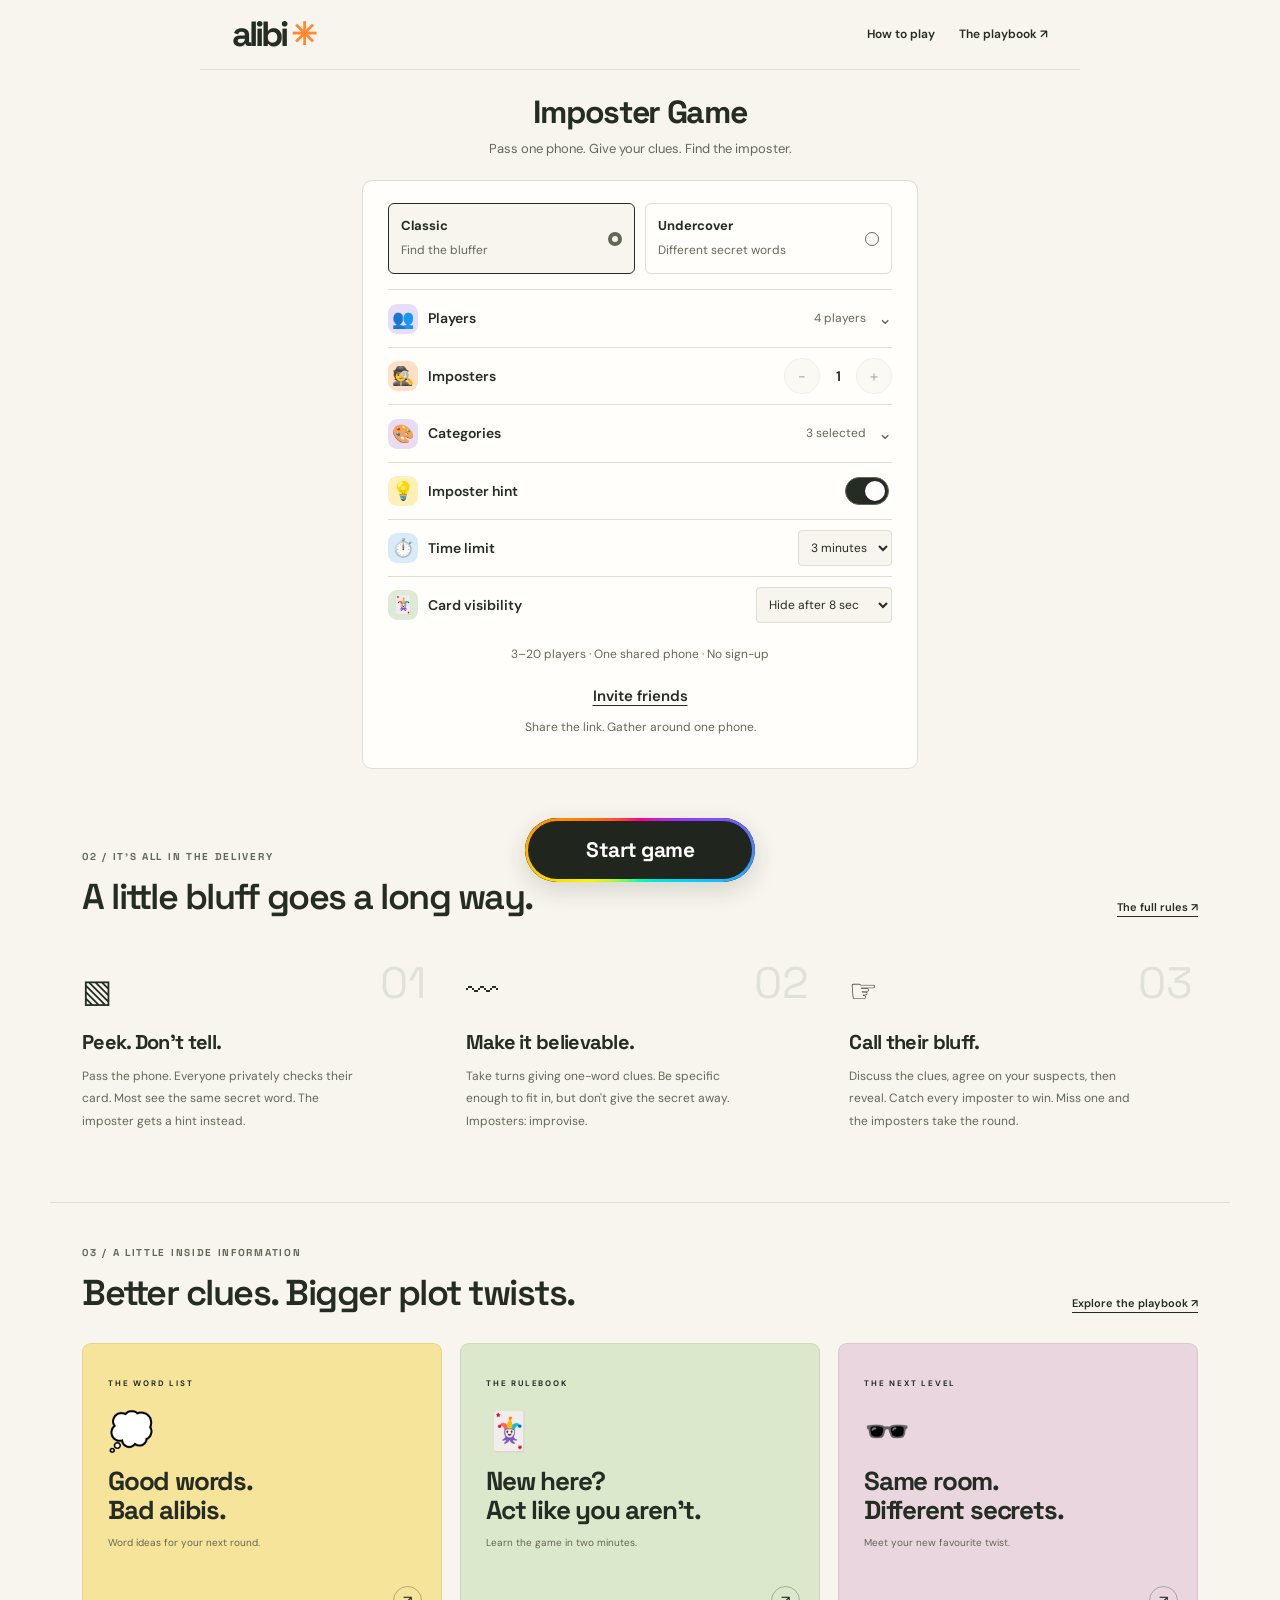
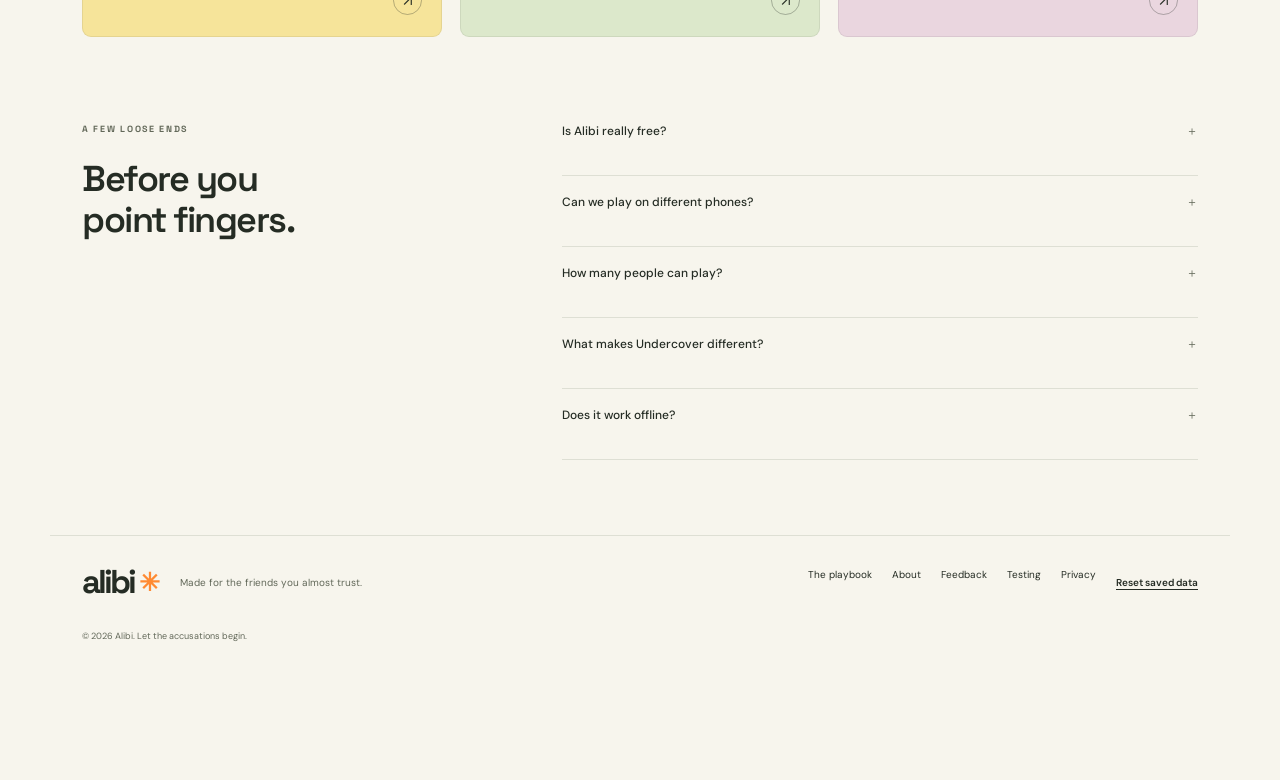
<file: index.html>
<!doctype html>
<html lang="en">
<head>
  <meta charset="utf-8"><meta name="viewport" content="width=device-width, initial-scale=1">
  <title>Imposter Game — Play Free with Friends | Alibi</title>
  <meta name="description" content="One phone. One secret word. Someone is bluffing. Play Alibi, a free imposter party game with 144 original prompts, Undercover mode and custom words. No account needed.">
  <meta name="theme-color" content="#f7f5ed"><link rel="icon" href="assets/icon.svg" type="image/svg+xml">
  <meta property="og:title" content="Imposter Game — Play Free with Friends | Alibi"><meta property="og:description" content="One phone. One secret word. Someone is bluffing. Play the free imposter game with 3–20 friends."><meta property="og:type" content="website">
  <link rel="stylesheet" href="assets/style.css">
  <meta name="google-site-verification" content="fso90cQCU2WFq2EOw1_okmUZXQGyfgW4IBjGCwX9MUk"><meta name="msvalidate.01" content="ADA32A2FC73ADC93B80B1231531C0854"><!-- Google tag (gtag.js) -->
<script async src="https://www.googletagmanager.com/gtag/js?id=G-T2HM5KJT4K"></script>
<script>
  window.dataLayer = window.dataLayer || [];
  function gtag(){dataLayer.push(arguments);}
  gtag('js', new Date());
  gtag('config', 'G-T2HM5KJT4K');
</script><link rel="canonical" href="https://imposterplay.github.io/"><meta property="og:url" content="https://imposterplay.github.io/"><meta property="og:image" content="https://imposterplay.github.io/assets/share-card.png"><meta property="og:image:width" content="1200"><meta property="og:image:height" content="630"><meta property="og:image:alt" content="Alibi: Free Imposter Game. One phone. One secret word. Someone is bluffing."><meta name="twitter:card" content="summary_large_image"><meta name="twitter:image" content="https://imposterplay.github.io/assets/share-card.png"><script type="application/ld+json">{"@context":"https://schema.org","@type":"WebApplication","name":"Alibi","url":"https://imposterplay.github.io/","description":"Play a free imposter word game for 3–20 players with original words, private role cards, Undercover mode and custom prompts.","publisher":{"@type":"Organization","@id":"https://imposterplay.github.io/about/#publisher","name":"Imposter Play","url":"https://imposterplay.github.io/about/","member":{"@type":"Person","@id":"https://imposterplay.github.io/about/#zeeshan-sarwar","name":"Zeeshan Sarwar","url":"https://imposterplay.github.io/about/#zeeshan-sarwar","sameAs":["https://www.linkedin.com/in/zeeshan-sarwar-32996a3a/"]}},"creator":{"@type":"Person","@id":"https://imposterplay.github.io/about/#zeeshan-sarwar","name":"Zeeshan Sarwar","url":"https://imposterplay.github.io/about/#zeeshan-sarwar","sameAs":["https://www.linkedin.com/in/zeeshan-sarwar-32996a3a/"]},"applicationCategory":"GameApplication","operatingSystem":"Any modern browser","isAccessibleForFree":true,"offers":{"@type":"Offer","price":"0","priceCurrency":"USD"}}</script>
</head>
<body class="game-visible">
<a class="skip-link" href="#main-content">Skip to game</a>
<header class="site-header wrap"><a class="logo" href="./" aria-label="Alibi home">alibi<span class="logo-dot">✳</span></a><nav aria-label="Main navigation"><a href="#how-to-play">How to play</a><a href="guides/">The playbook <span>↗</span></a></nav></header>
<main id="main-content" tabindex="-1">
<section class="game-section wrap" id="game" aria-labelledby="game-title">
<div class="quick-game-heading"><h1 id="game-title">Imposter Game</h1><p>Pass one phone. Give your clues. Find the imposter.</p></div>
<div class="quick-game panel">
<fieldset class="mode-field quick-modes"><legend class="visually-hidden">Game mode</legend><label class="mode-option selected"><input type="radio" name="mode" value="classic" checked><span><strong>Classic</strong><small>Find the bluffer</small></span><span class="radio-dot"></span></label><label class="mode-option"><input type="radio" name="mode" value="undercover"><span><strong>Undercover</strong><small>Different secret words</small></span><span class="radio-dot"></span></label></fieldset>
<details class="quick-editor"><summary><span class="setting-label"><span class="setting-icon icon-players" aria-hidden="true">👥</span>Players</span><span class="summary-value"><span id="player-count">4 players</span><span class="editor-chevron">⌄</span></span></summary><div class="editor-content"><div id="player-inputs" class="player-inputs"></div><button class="text-button add-player" id="add-player">＋ Add a friend</button></div></details>
<div class="setting-row"><div><label for="imposters" class="setting-label"><span class="setting-icon icon-imposter" aria-hidden="true">🕵️</span>Imposters</label></div><div class="stepper"><button id="minus-imposter" aria-label="Fewer imposters">−</button><output id="imposter-value" aria-label="Number of imposters" aria-live="polite">1</output><button id="plus-imposter" aria-label="More imposters">＋</button></div><input type="hidden" id="imposters" value="1"></div>
<details class="quick-editor"><summary><span class="setting-label"><span class="setting-icon icon-categories" aria-hidden="true">🎨</span>Categories</span><span class="summary-value"><span id="category-summary">3 selected</span><span class="editor-chevron">⌄</span></span></summary><div class="editor-content"><div class="category-toolbar"><span>Choose your topics</span><button class="text-button" id="toggle-categories">Select all</button></div><div id="categories" class="category-grid"></div><details class="custom-words"><summary>Bring your own words <span>＋</span></summary><label for="custom-input">One per line: word | hint | undercover alternative</label><textarea id="custom-input" rows="4" placeholder="Birthday cake | A celebration | Cupcake&#10;Train | All aboard | Tram"></textarea><p class="micro">Custom words join your topics. Undercover needs an alternative.</p><p class="micro" id="custom-count"></p></details></div></details>
<div class="setting-row"><div><label for="hints" class="setting-label"><span class="setting-icon icon-hint" aria-hidden="true">💡</span>Imposter hint</label></div><input class="switch" type="checkbox" id="hints" checked></div>
<div class="setting-row"><div><label for="timer" class="setting-label"><span class="setting-icon icon-time" aria-hidden="true">⏱️</span>Time limit</label></div><select id="timer"><option value="0">No limit</option><option value="120">2 minutes</option><option value="180" selected>3 minutes</option><option value="300">5 minutes</option><option value="480">8 minutes</option></select></div>
<div class="setting-row"><div><label for="card-timeout" class="setting-label"><span class="setting-icon icon-card" aria-hidden="true">🃏</span>Card visibility</label></div><select id="card-timeout" aria-describedby="card-privacy-help"><option value="8">Hide after 8 sec</option><option value="30">Hide after 30 sec</option><option value="0">Hide manually</option></select></div><p class="visually-hidden" id="card-privacy-help">Choose more reading time or hide cards manually. Cards also hide when you leave the browser.</p>
<div class="quick-start-dock"><p class="error" id="setup-error" role="alert"></p><button class="primary start-button button-border" id="start-game"><span>Start game</span></button></div>
<p class="quick-note">3–20 players · One shared phone · No sign-up</p>
<div class="setup-share"><button class="text-button" id="invite-friends" aria-describedby="invite-help">Invite friends</button><p id="invite-help">Share the link. Gather around one phone.</p></div>
</div></section>
<section id="gameplay" class="gameplay wrap" aria-labelledby="session-title" hidden>
<div class="session-top"><span id="round-label" class="small-pill">ROUND 01</span><button class="text-button" id="exit-game">← Back to setup</button></div>
<div id="exit-confirmation" class="exit-confirmation" hidden><h2 id="confirm-title">Leave this round?</h2><p>Your roles will be cleared. Your setup will stay saved.</p><div class="confirm-actions"><button class="secondary" id="keep-playing">Keep playing</button><button class="primary" id="confirm-exit">Leave round</button></div></div>
<div id="session-content"></div>
</section>
<section class="how-section wrap" id="how-to-play"><div class="section-intro"><div><div class="eyebrow">02 / IT'S ALL IN THE DELIVERY</div><h2>A little bluff goes a long way.</h2></div><a class="text-link" href="guides/how-to-play/">The full rules ↗</a></div><div class="steps"><article><span class="big-step">01</span><div class="step-icon">▧</div><h3>Peek. Don't tell.</h3><p>Pass the phone. Everyone privately checks their card. Most see the same secret word. The imposter gets a hint instead.</p></article><article><span class="big-step">02</span><div class="step-icon">〰</div><h3>Make it believable.</h3><p>Take turns giving one-word clues. Be specific enough to fit in, but don't give the secret away. Imposters: improvise.</p></article><article><span class="big-step">03</span><div class="step-icon">☞</div><h3>Call their bluff.</h3><p>Discuss the clues, agree on your suspects, then reveal. Catch every imposter to win. Miss one and the imposters take the round.</p></article></div></section>
<section class="playbook-section wrap"><div class="section-intro"><div><div class="eyebrow">03 / A LITTLE INSIDE INFORMATION</div><h2>Better clues. Bigger plot twists.</h2></div><a class="text-link" href="guides/">Explore the playbook ↗</a></div><div class="guide-cards"><a href="guides/imposter-words/" class="guide-card guide-yellow"><span class="guide-type">THE WORD LIST</span><div class="guide-emoji">💭</div><h3>Good words.<br>Bad alibis.</h3><p>Word ideas for your next round.</p><span class="circle-arrow">↗</span></a><a href="guides/how-to-play/" class="guide-card guide-green"><span class="guide-type">THE RULEBOOK</span><div class="guide-emoji">🃏</div><h3>New here?<br>Act like you aren't.</h3><p>Learn the game in two minutes.</p><span class="circle-arrow">↗</span></a><a href="guides/undercover/" class="guide-card guide-pink"><span class="guide-type">THE NEXT LEVEL</span><div class="guide-emoji">🕶️</div><h3>Same room.<br>Different secrets.</h3><p>Meet your new favourite twist.</p><span class="circle-arrow">↗</span></a></div></section>
<section class="faq-section wrap"><div><div class="eyebrow">A FEW LOOSE ENDS</div><h2>Before you <br>point fingers.</h2></div><div class="faq-list"><details><summary>Is Alibi really free?<span>＋</span></summary><p>Yes. All six word packs, both modes, custom words and group voting are free. There are no accounts or in-game ads.</p></details><details><summary>Can we play on different phones?<span>＋</span></summary><p>This edition is made for sharing one phone in the same room. It does not connect devices or create online rooms. Share the website to invite friends to a game night.</p></details><details><summary>How many people can play?<span>＋</span></summary><p>Bring 3–20 players. Four to eight is a great starting point. Bigger groups can add up to three imposters, with fewer imposters than civilians.</p></details><details><summary>What makes Undercover different?<span>＋</span></summary><p>Undercover players see a related but different word, without being told their role. Clues reveal which players are working from another secret.</p></details><details><summary>Does it work offline?<span>＋</span></summary><p>After your first visit finishes loading, the game saves its main files for offline play in supported browsers. Open it once while connected before taking it somewhere without internet.</p></details></div></section>
</main><footer class="site-footer wrap"><a class="logo" href="./">alibi<span class="logo-dot">✳</span></a><p>Made for the friends you almost trust.</p><div><a href="guides/">The playbook</a><a href="about/">About</a><a href="contact/">Feedback</a><a href="testing/">Testing</a><a href="privacy/">Privacy</a><button id="reset-data" class="text-button">Reset saved data</button></div><small>© <span id="year">2026</span> Alibi. Let the accusations begin.</small></footer>
<div class="toast" id="toast" role="status" aria-atomic="true"></div><div id="a11y-status" class="visually-hidden" role="status" aria-atomic="true"></div><script type="module" src="assets/app.js"></script>
</body></html>
</file>
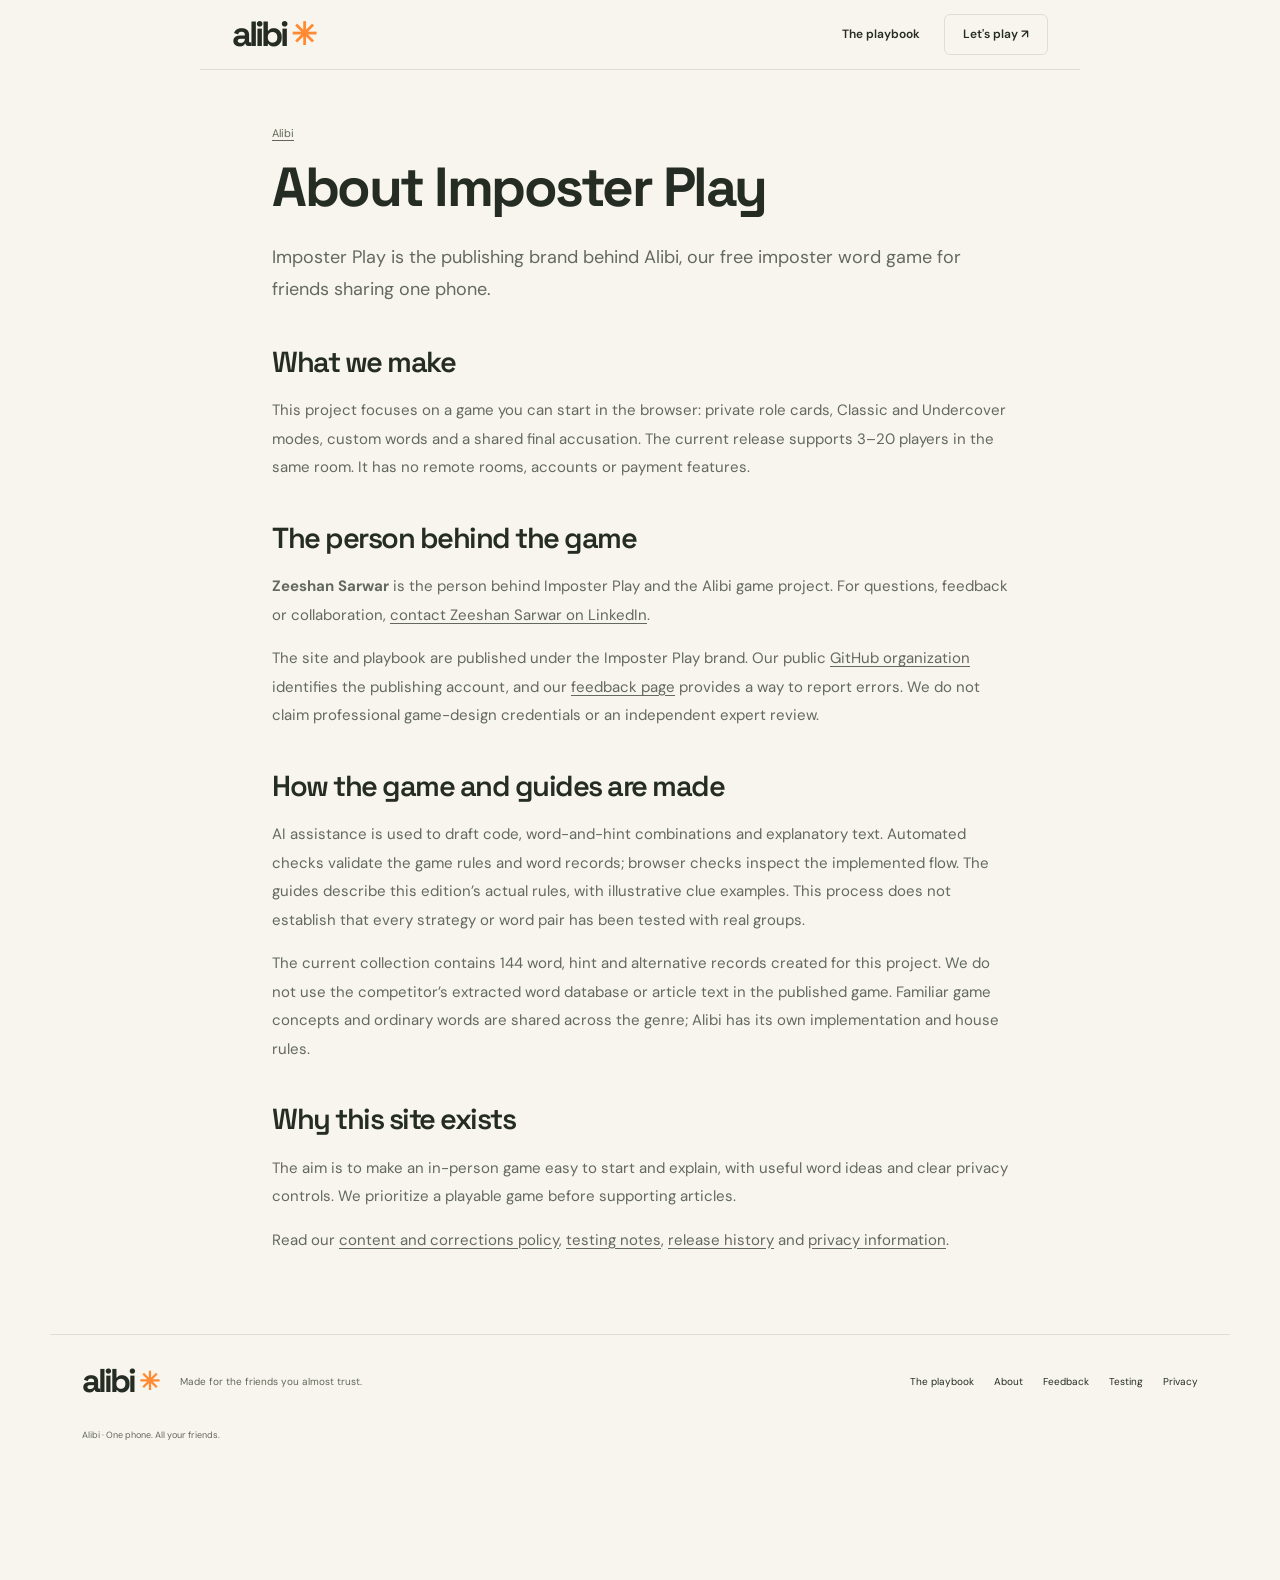
<file: about/index.html>
<!doctype html><html lang="en"><head><meta charset="utf-8"><meta name="viewport" content="width=device-width,initial-scale=1"><title>About Imposter Play — The Alibi Imposter Game</title><meta name="description" content="Learn who publishes Alibi, why Imposter Play built this free browser game, and how its original words, rules and guides are developed."><meta name="theme-color" content="#f7f5ed"><meta property="og:title" content="About Imposter Play — The Alibi Imposter Game"><meta property="og:description" content="Learn who publishes Alibi, why Imposter Play built this free browser game, and how its original words, rules and guides are developed."><meta property="og:type" content="article"><link rel="icon" href="../assets/icon.svg"><link rel="stylesheet" href="../assets/style.css"><meta name="google-site-verification" content="fso90cQCU2WFq2EOw1_okmUZXQGyfgW4IBjGCwX9MUk"><meta name="msvalidate.01" content="ADA32A2FC73ADC93B80B1231531C0854"><!-- Google tag (gtag.js) -->
<script async src="https://www.googletagmanager.com/gtag/js?id=G-T2HM5KJT4K"></script>
<script>
  window.dataLayer = window.dataLayer || [];
  function gtag(){dataLayer.push(arguments);}
  gtag('js', new Date());
  gtag('config', 'G-T2HM5KJT4K');
</script><link rel="canonical" href="https://imposterplay.github.io/about/"><meta property="og:url" content="https://imposterplay.github.io/about/"><meta property="og:image" content="https://imposterplay.github.io/assets/share-card.png"><meta property="og:image:width" content="1200"><meta property="og:image:height" content="630"><meta property="og:image:alt" content="Alibi: Free Imposter Game. One phone. One secret word. Someone is bluffing."><meta name="twitter:card" content="summary_large_image"><meta name="twitter:image" content="https://imposterplay.github.io/assets/share-card.png"><script type="application/ld+json">{"@context":"https://schema.org","@type":"AboutPage","headline":"About Imposter Play — The Alibi Imposter Game","name":"About Imposter Play — The Alibi Imposter Game","url":"https://imposterplay.github.io/about/","description":"Learn who publishes Alibi, why Imposter Play built this free browser game, and how its original words, rules and guides are developed.","inLanguage":"en","publisher":{"@type":"Organization","@id":"https://imposterplay.github.io/about/#publisher","name":"Imposter Play","url":"https://imposterplay.github.io/about/","member":{"@type":"Person","@id":"https://imposterplay.github.io/about/#zeeshan-sarwar","name":"Zeeshan Sarwar","url":"https://imposterplay.github.io/about/#zeeshan-sarwar","sameAs":["https://www.linkedin.com/in/zeeshan-sarwar-32996a3a/"]}},"mainEntity":{"@type":"Person","@id":"https://imposterplay.github.io/about/#zeeshan-sarwar","name":"Zeeshan Sarwar","url":"https://imposterplay.github.io/about/#zeeshan-sarwar","sameAs":["https://www.linkedin.com/in/zeeshan-sarwar-32996a3a/"]}}</script></head><body><a class="skip-link" href="#main-content">Skip to content</a><header class="site-header wrap"><a class="logo" href="../">alibi<span class="logo-dot">✳</span></a><nav aria-label="Main navigation"><a href="../guides/">The playbook</a><a class="nav-play" href="../#game">Let's play ↗</a></nav></header><main id="main-content" tabindex="-1" class="wrap article-shell"><div class="breadcrumbs"><a href="../">Alibi</a></div>
<h1>About Imposter Play</h1><p class="lead">Imposter Play is the publishing brand behind Alibi, our free imposter word game for friends sharing one phone.</p>
<h2>What we make</h2><p>This project focuses on a game you can start in the browser: private role cards, Classic and Undercover modes, custom words and a shared final accusation. The current release supports 3–20 players in the same room. It has no remote rooms, accounts or payment features.</p>
<h2 id="publisher">The person behind the game</h2><p id="zeeshan-sarwar"><strong>Zeeshan Sarwar</strong> is the person behind Imposter Play and the Alibi game project. For questions, feedback or collaboration, <a href="https://www.linkedin.com/in/zeeshan-sarwar-32996a3a/" rel="me">contact Zeeshan Sarwar on LinkedIn</a>.</p><p>The site and playbook are published under the Imposter Play brand. Our public <a href="https://github.com/imposterplay">GitHub organization</a> identifies the publishing account, and our <a href="../contact/">feedback page</a> provides a way to report errors. We do not claim professional game-design credentials or an independent expert review.</p>
<h2>How the game and guides are made</h2><p>AI assistance is used to draft code, word-and-hint combinations and explanatory text. Automated checks validate the game rules and word records; browser checks inspect the implemented flow. The guides describe this edition’s actual rules, with illustrative clue examples. This process does not establish that every strategy or word pair has been tested with real groups.</p>
<p>The current collection contains 144 word, hint and alternative records created for this project. We do not use the competitor’s extracted word database or article text in the published game. Familiar game concepts and ordinary words are shared across the genre; Alibi has its own implementation and house rules.</p>
<h2>Why this site exists</h2><p>The aim is to make an in-person game easy to start and explain, with useful word ideas and clear privacy controls. We prioritize a playable game before supporting articles.</p>
<p>Read our <a href="../editorial/">content and corrections policy</a>, <a href="../testing/">testing notes</a>, <a href="../updates/">release history</a> and <a href="../privacy/">privacy information</a>.</p></main><footer class="site-footer wrap"><a class="logo" href="../">alibi<span class="logo-dot">✳</span></a><p>Made for the friends you almost trust.</p><div><a href="../guides/">The playbook</a><a href="../about/">About</a><a href="../contact/">Feedback</a><a href="../testing/">Testing</a><a href="../privacy/">Privacy</a></div><small>Alibi · One phone. All your friends.</small></footer></body></html>
</file>
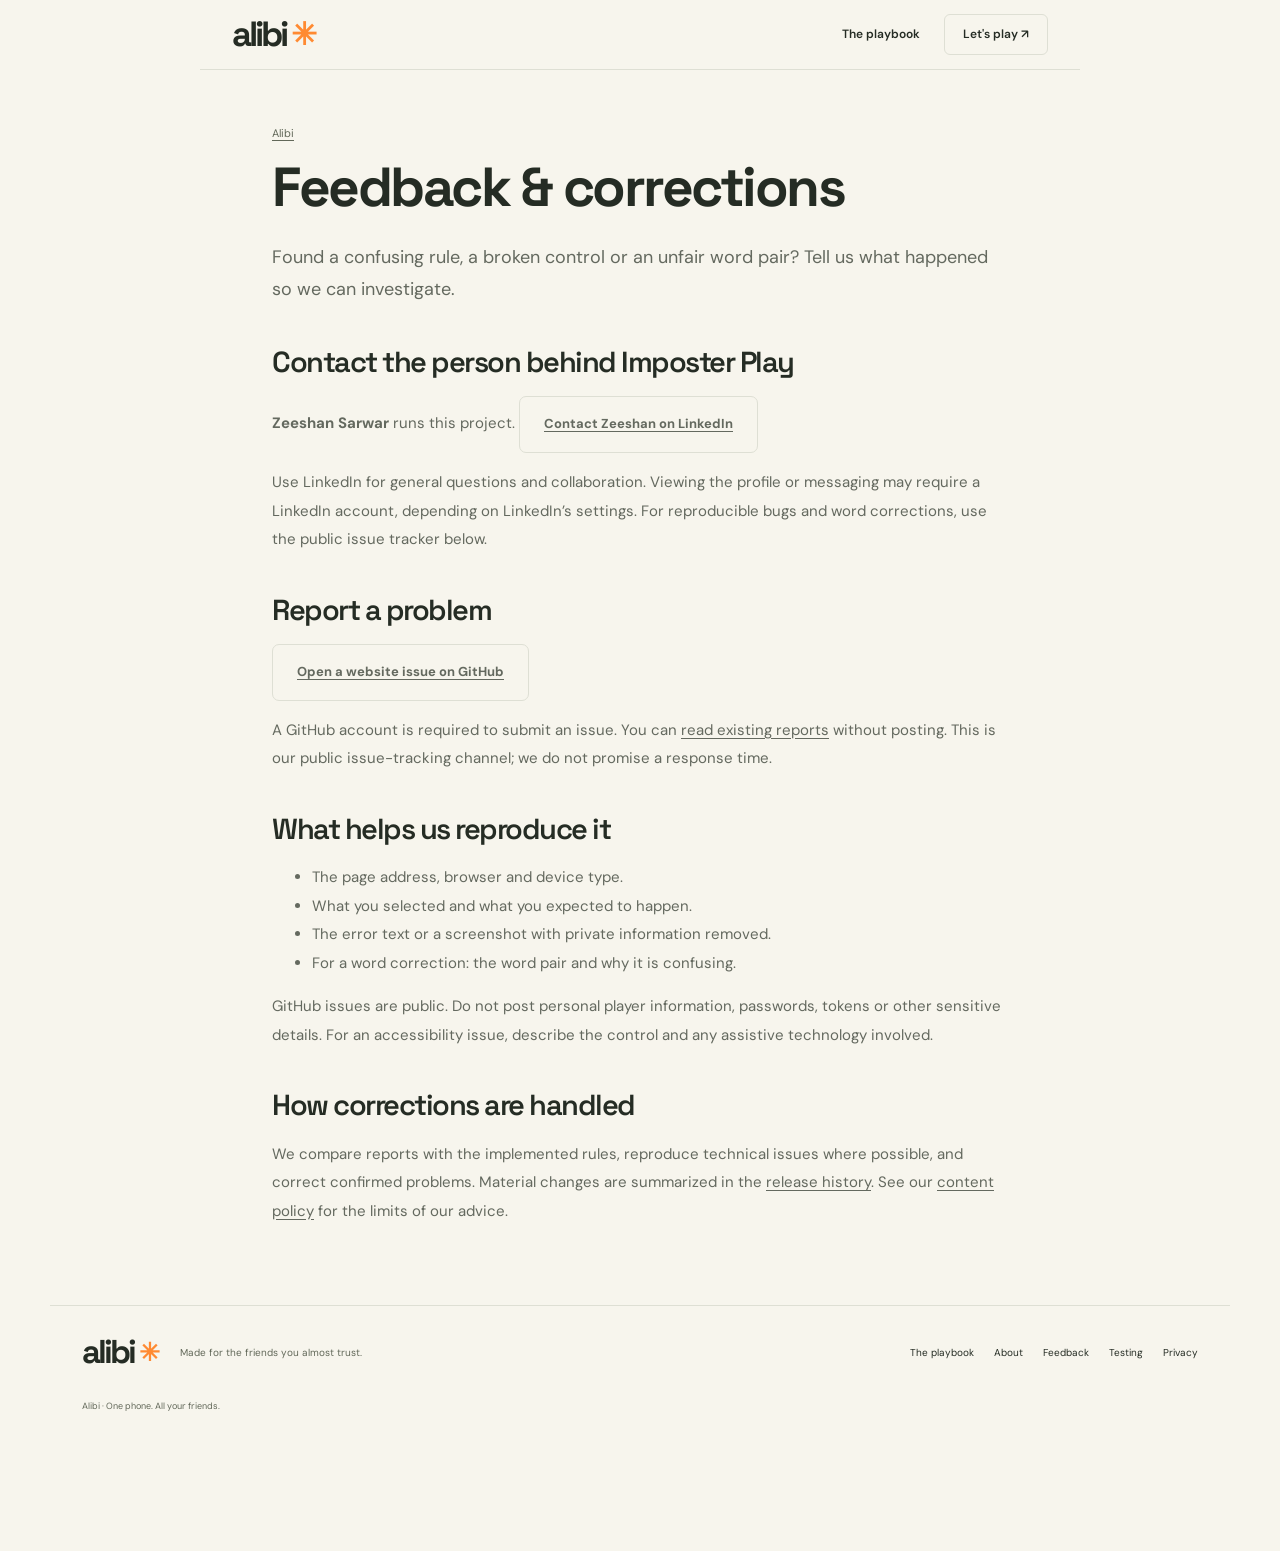
<file: contact/index.html>
<!doctype html><html lang="en"><head><meta charset="utf-8"><meta name="viewport" content="width=device-width,initial-scale=1"><title>Contact &amp; Report a Problem — Imposter Play</title><meta name="description" content="Report game bugs, unclear rules, accessibility problems or word-pack corrections to Imposter Play through Zeeshan Sarwar’s LinkedIn profile or the public website issue tracker."><meta name="theme-color" content="#f7f5ed"><meta property="og:title" content="Contact &amp; Report a Problem — Imposter Play"><meta property="og:description" content="Report game bugs, unclear rules, accessibility problems or word-pack corrections to Imposter Play through Zeeshan Sarwar’s LinkedIn profile or the public website issue tracker."><meta property="og:type" content="article"><link rel="icon" href="../assets/icon.svg"><link rel="stylesheet" href="../assets/style.css"><meta name="google-site-verification" content="fso90cQCU2WFq2EOw1_okmUZXQGyfgW4IBjGCwX9MUk"><meta name="msvalidate.01" content="ADA32A2FC73ADC93B80B1231531C0854"><!-- Google tag (gtag.js) -->
<script async src="https://www.googletagmanager.com/gtag/js?id=G-T2HM5KJT4K"></script>
<script>
  window.dataLayer = window.dataLayer || [];
  function gtag(){dataLayer.push(arguments);}
  gtag('js', new Date());
  gtag('config', 'G-T2HM5KJT4K');
</script><link rel="canonical" href="https://imposterplay.github.io/contact/"><meta property="og:url" content="https://imposterplay.github.io/contact/"><meta property="og:image" content="https://imposterplay.github.io/assets/share-card.png"><meta property="og:image:width" content="1200"><meta property="og:image:height" content="630"><meta property="og:image:alt" content="Alibi: Free Imposter Game. One phone. One secret word. Someone is bluffing."><meta name="twitter:card" content="summary_large_image"><meta name="twitter:image" content="https://imposterplay.github.io/assets/share-card.png"><script type="application/ld+json">{"@context":"https://schema.org","@type":"ContactPage","headline":"Contact & Report a Problem — Imposter Play","name":"Contact & Report a Problem — Imposter Play","url":"https://imposterplay.github.io/contact/","description":"Report game bugs, unclear rules, accessibility problems or word-pack corrections to Imposter Play through Zeeshan Sarwar’s LinkedIn profile or the public website issue tracker.","inLanguage":"en","publisher":{"@type":"Organization","@id":"https://imposterplay.github.io/about/#publisher","name":"Imposter Play","url":"https://imposterplay.github.io/about/","member":{"@type":"Person","@id":"https://imposterplay.github.io/about/#zeeshan-sarwar","name":"Zeeshan Sarwar","url":"https://imposterplay.github.io/about/#zeeshan-sarwar","sameAs":["https://www.linkedin.com/in/zeeshan-sarwar-32996a3a/"]}},"about":{"@type":"Person","@id":"https://imposterplay.github.io/about/#zeeshan-sarwar","name":"Zeeshan Sarwar","url":"https://imposterplay.github.io/about/#zeeshan-sarwar","sameAs":["https://www.linkedin.com/in/zeeshan-sarwar-32996a3a/"]}}</script></head><body><a class="skip-link" href="#main-content">Skip to content</a><header class="site-header wrap"><a class="logo" href="../">alibi<span class="logo-dot">✳</span></a><nav aria-label="Main navigation"><a href="../guides/">The playbook</a><a class="nav-play" href="../#game">Let's play ↗</a></nav></header><main id="main-content" tabindex="-1" class="wrap article-shell"><div class="breadcrumbs"><a href="../">Alibi</a></div>
<h1>Feedback &amp; corrections</h1><p class="lead">Found a confusing rule, a broken control or an unfair word pair? Tell us what happened so we can investigate.</p>
<h2>Contact the person behind Imposter Play</h2><p><strong>Zeeshan Sarwar</strong> runs this project. <a class="secondary" href="https://www.linkedin.com/in/zeeshan-sarwar-32996a3a/" rel="me">Contact Zeeshan on LinkedIn</a></p><p>Use LinkedIn for general questions and collaboration. Viewing the profile or messaging may require a LinkedIn account, depending on LinkedIn’s settings. For reproducible bugs and word corrections, use the public issue tracker below.</p><h2>Report a problem</h2><p><a class="secondary" href="https://github.com/imposterplay/imposterplay.github.io/issues/new">Open a website issue on GitHub</a></p><p>A GitHub account is required to submit an issue. You can <a href="https://github.com/imposterplay/imposterplay.github.io/issues">read existing reports</a> without posting. This is our public issue-tracking channel; we do not promise a response time.</p>
<h2>What helps us reproduce it</h2><ul><li>The page address, browser and device type.</li><li>What you selected and what you expected to happen.</li><li>The error text or a screenshot with private information removed.</li><li>For a word correction: the word pair and why it is confusing.</li></ul>
<p>GitHub issues are public. Do not post personal player information, passwords, tokens or other sensitive details. For an accessibility issue, describe the control and any assistive technology involved.</p>
<h2>How corrections are handled</h2><p>We compare reports with the implemented rules, reproduce technical issues where possible, and correct confirmed problems. Material changes are summarized in the <a href="../updates/">release history</a>. See our <a href="../editorial/">content policy</a> for the limits of our advice.</p></main><footer class="site-footer wrap"><a class="logo" href="../">alibi<span class="logo-dot">✳</span></a><p>Made for the friends you almost trust.</p><div><a href="../guides/">The playbook</a><a href="../about/">About</a><a href="../contact/">Feedback</a><a href="../testing/">Testing</a><a href="../privacy/">Privacy</a></div><small>Alibi · One phone. All your friends.</small></footer></body></html>
</file>
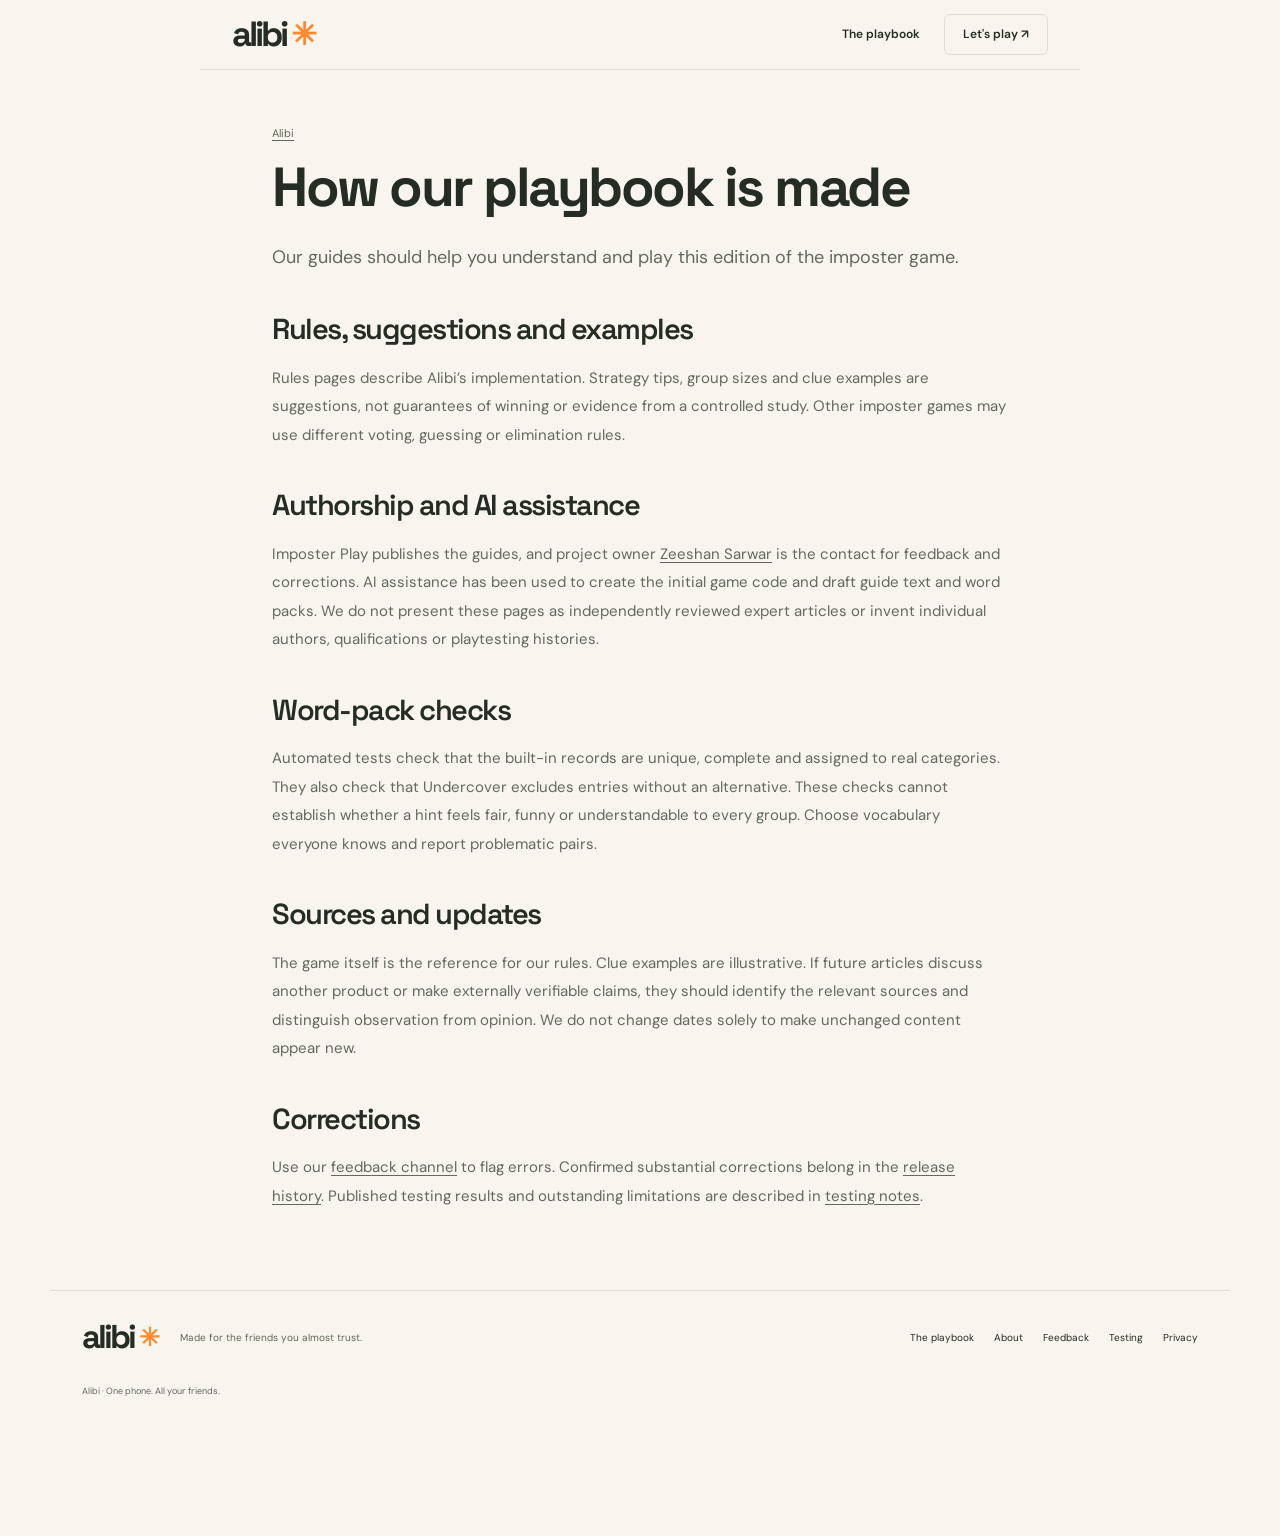
<file: editorial/index.html>
<!doctype html><html lang="en"><head><meta charset="utf-8"><meta name="viewport" content="width=device-width,initial-scale=1"><title>Content &amp; Corrections Policy — Imposter Play</title><meta name="description" content="How Imposter Play creates game guides and word packs, uses AI assistance, distinguishes rules from advice and handles factual corrections."><meta name="theme-color" content="#f7f5ed"><meta property="og:title" content="Content &amp; Corrections Policy — Imposter Play"><meta property="og:description" content="How Imposter Play creates game guides and word packs, uses AI assistance, distinguishes rules from advice and handles factual corrections."><meta property="og:type" content="article"><link rel="icon" href="../assets/icon.svg"><link rel="stylesheet" href="../assets/style.css"><meta name="google-site-verification" content="fso90cQCU2WFq2EOw1_okmUZXQGyfgW4IBjGCwX9MUk"><meta name="msvalidate.01" content="ADA32A2FC73ADC93B80B1231531C0854"><!-- Google tag (gtag.js) -->
<script async src="https://www.googletagmanager.com/gtag/js?id=G-T2HM5KJT4K"></script>
<script>
  window.dataLayer = window.dataLayer || [];
  function gtag(){dataLayer.push(arguments);}
  gtag('js', new Date());
  gtag('config', 'G-T2HM5KJT4K');
</script><link rel="canonical" href="https://imposterplay.github.io/editorial/"><meta property="og:url" content="https://imposterplay.github.io/editorial/"><meta property="og:image" content="https://imposterplay.github.io/assets/share-card.png"><meta property="og:image:width" content="1200"><meta property="og:image:height" content="630"><meta property="og:image:alt" content="Alibi: Free Imposter Game. One phone. One secret word. Someone is bluffing."><meta name="twitter:card" content="summary_large_image"><meta name="twitter:image" content="https://imposterplay.github.io/assets/share-card.png"><script type="application/ld+json">{"@context":"https://schema.org","@type":"WebPage","headline":"Content & Corrections Policy — Imposter Play","name":"Content & Corrections Policy — Imposter Play","url":"https://imposterplay.github.io/editorial/","description":"How Imposter Play creates game guides and word packs, uses AI assistance, distinguishes rules from advice and handles factual corrections.","inLanguage":"en","publisher":{"@type":"Organization","@id":"https://imposterplay.github.io/about/#publisher","name":"Imposter Play","url":"https://imposterplay.github.io/about/","member":{"@type":"Person","@id":"https://imposterplay.github.io/about/#zeeshan-sarwar","name":"Zeeshan Sarwar","url":"https://imposterplay.github.io/about/#zeeshan-sarwar","sameAs":["https://www.linkedin.com/in/zeeshan-sarwar-32996a3a/"]}}}</script></head><body><a class="skip-link" href="#main-content">Skip to content</a><header class="site-header wrap"><a class="logo" href="../">alibi<span class="logo-dot">✳</span></a><nav aria-label="Main navigation"><a href="../guides/">The playbook</a><a class="nav-play" href="../#game">Let's play ↗</a></nav></header><main id="main-content" tabindex="-1" class="wrap article-shell"><div class="breadcrumbs"><a href="../">Alibi</a></div>
<h1>How our playbook is made</h1><p class="lead">Our guides should help you understand and play this edition of the imposter game.</p>
<h2>Rules, suggestions and examples</h2><p>Rules pages describe Alibi’s implementation. Strategy tips, group sizes and clue examples are suggestions, not guarantees of winning or evidence from a controlled study. Other imposter games may use different voting, guessing or elimination rules.</p>
<h2>Authorship and AI assistance</h2><p>Imposter Play publishes the guides, and project owner <a href="../about/#zeeshan-sarwar">Zeeshan Sarwar</a> is the contact for feedback and corrections. AI assistance has been used to create the initial game code and draft guide text and word packs. We do not present these pages as independently reviewed expert articles or invent individual authors, qualifications or playtesting histories.</p>
<h2>Word-pack checks</h2><p>Automated tests check that the built-in records are unique, complete and assigned to real categories. They also check that Undercover excludes entries without an alternative. These checks cannot establish whether a hint feels fair, funny or understandable to every group. Choose vocabulary everyone knows and report problematic pairs.</p>
<h2>Sources and updates</h2><p>The game itself is the reference for our rules. Clue examples are illustrative. If future articles discuss another product or make externally verifiable claims, they should identify the relevant sources and distinguish observation from opinion. We do not change dates solely to make unchanged content appear new.</p>
<h2>Corrections</h2><p>Use our <a href="../contact/">feedback channel</a> to flag errors. Confirmed substantial corrections belong in the <a href="../updates/">release history</a>. Published testing results and outstanding limitations are described in <a href="../testing/">testing notes</a>.</p></main><footer class="site-footer wrap"><a class="logo" href="../">alibi<span class="logo-dot">✳</span></a><p>Made for the friends you almost trust.</p><div><a href="../guides/">The playbook</a><a href="../about/">About</a><a href="../contact/">Feedback</a><a href="../testing/">Testing</a><a href="../privacy/">Privacy</a></div><small>Alibi · One phone. All your friends.</small></footer></body></html>
</file>
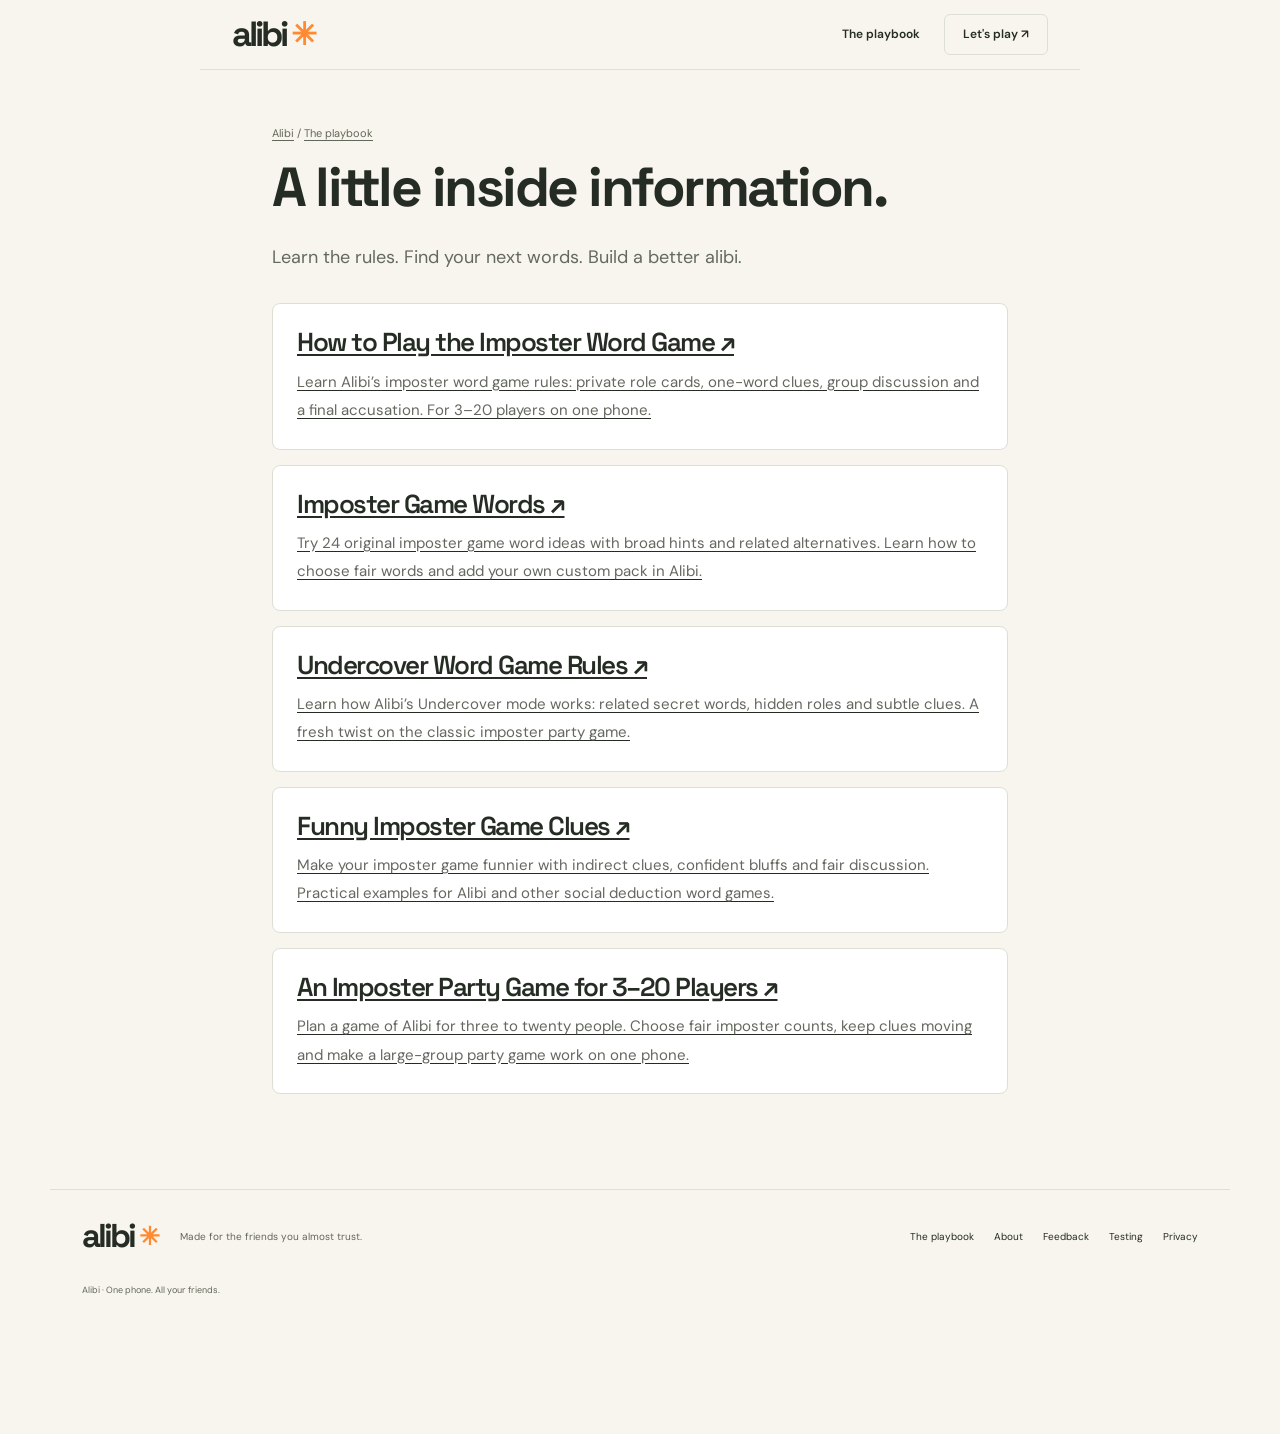
<file: guides/index.html>
<!doctype html><html lang="en"><head><meta charset="utf-8"><meta name="viewport" content="width=device-width,initial-scale=1"><title>The Alibi Playbook — Rules, Words &amp; Party Game Ideas</title><meta name="description" content="Get better at the imposter word game with Alibi’s original rules, word ideas, Undercover guide and tips for groups."><meta name="theme-color" content="#f7f5ed"><meta property="og:title" content="The Alibi Playbook — Rules, Words &amp; Party Game Ideas"><meta property="og:description" content="Get better at the imposter word game with Alibi’s original rules, word ideas, Undercover guide and tips for groups."><meta property="og:type" content="article"><link rel="icon" href="../assets/icon.svg"><link rel="stylesheet" href="../assets/style.css"><meta name="google-site-verification" content="fso90cQCU2WFq2EOw1_okmUZXQGyfgW4IBjGCwX9MUk"><meta name="msvalidate.01" content="ADA32A2FC73ADC93B80B1231531C0854"><!-- Google tag (gtag.js) -->
<script async src="https://www.googletagmanager.com/gtag/js?id=G-T2HM5KJT4K"></script>
<script>
  window.dataLayer = window.dataLayer || [];
  function gtag(){dataLayer.push(arguments);}
  gtag('js', new Date());
  gtag('config', 'G-T2HM5KJT4K');
</script><link rel="canonical" href="https://imposterplay.github.io/guides/"><meta property="og:url" content="https://imposterplay.github.io/guides/"><meta property="og:image" content="https://imposterplay.github.io/assets/share-card.png"><meta property="og:image:width" content="1200"><meta property="og:image:height" content="630"><meta property="og:image:alt" content="Alibi: Free Imposter Game. One phone. One secret word. Someone is bluffing."><meta name="twitter:card" content="summary_large_image"><meta name="twitter:image" content="https://imposterplay.github.io/assets/share-card.png"><script type="application/ld+json">{"@context":"https://schema.org","@type":"CollectionPage","headline":"The Alibi Playbook — Rules, Words & Party Game Ideas","name":"The Alibi Playbook — Rules, Words & Party Game Ideas","url":"https://imposterplay.github.io/guides/","description":"Get better at the imposter word game with Alibi’s original rules, word ideas, Undercover guide and tips for groups.","inLanguage":"en","publisher":{"@type":"Organization","@id":"https://imposterplay.github.io/about/#publisher","name":"Imposter Play","url":"https://imposterplay.github.io/about/","member":{"@type":"Person","@id":"https://imposterplay.github.io/about/#zeeshan-sarwar","name":"Zeeshan Sarwar","url":"https://imposterplay.github.io/about/#zeeshan-sarwar","sameAs":["https://www.linkedin.com/in/zeeshan-sarwar-32996a3a/"]}}}</script></head><body><a class="skip-link" href="#main-content">Skip to content</a><header class="site-header wrap"><a class="logo" href="../">alibi<span class="logo-dot">✳</span></a><nav aria-label="Main navigation"><a href="../guides/">The playbook</a><a class="nav-play" href="../#game">Let's play ↗</a></nav></header><main id="main-content" tabindex="-1" class="wrap article-shell"><div class="breadcrumbs"><a href="../">Alibi</a> / <a href="../guides/">The playbook</a></div><h1>A little inside information.</h1><p class="lead">Learn the rules. Find your next words. Build a better alibi.</p><div class="guide-index"><a href="how-to-play/"><h2>How to Play the Imposter Word Game ↗</h2><p>Learn Alibi’s imposter word game rules: private role cards, one-word clues, group discussion and a final accusation. For 3–20 players on one phone.</p></a><a href="imposter-words/"><h2>Imposter Game Words ↗</h2><p>Try 24 original imposter game word ideas with broad hints and related alternatives. Learn how to choose fair words and add your own custom pack in Alibi.</p></a><a href="undercover/"><h2>Undercover Word Game Rules ↗</h2><p>Learn how Alibi’s Undercover mode works: related secret words, hidden roles and subtle clues. A fresh twist on the classic imposter party game.</p></a><a href="funny-clues/"><h2>Funny Imposter Game Clues ↗</h2><p>Make your imposter game funnier with indirect clues, confident bluffs and fair discussion. Practical examples for Alibi and other social deduction word games.</p></a><a href="party-game-for-groups/"><h2>An Imposter Party Game for 3–20 Players ↗</h2><p>Plan a game of Alibi for three to twenty people. Choose fair imposter counts, keep clues moving and make a large-group party game work on one phone.</p></a></div></main><footer class="site-footer wrap"><a class="logo" href="../">alibi<span class="logo-dot">✳</span></a><p>Made for the friends you almost trust.</p><div><a href="../guides/">The playbook</a><a href="../about/">About</a><a href="../contact/">Feedback</a><a href="../testing/">Testing</a><a href="../privacy/">Privacy</a></div><small>Alibi · One phone. All your friends.</small></footer></body></html>
</file>
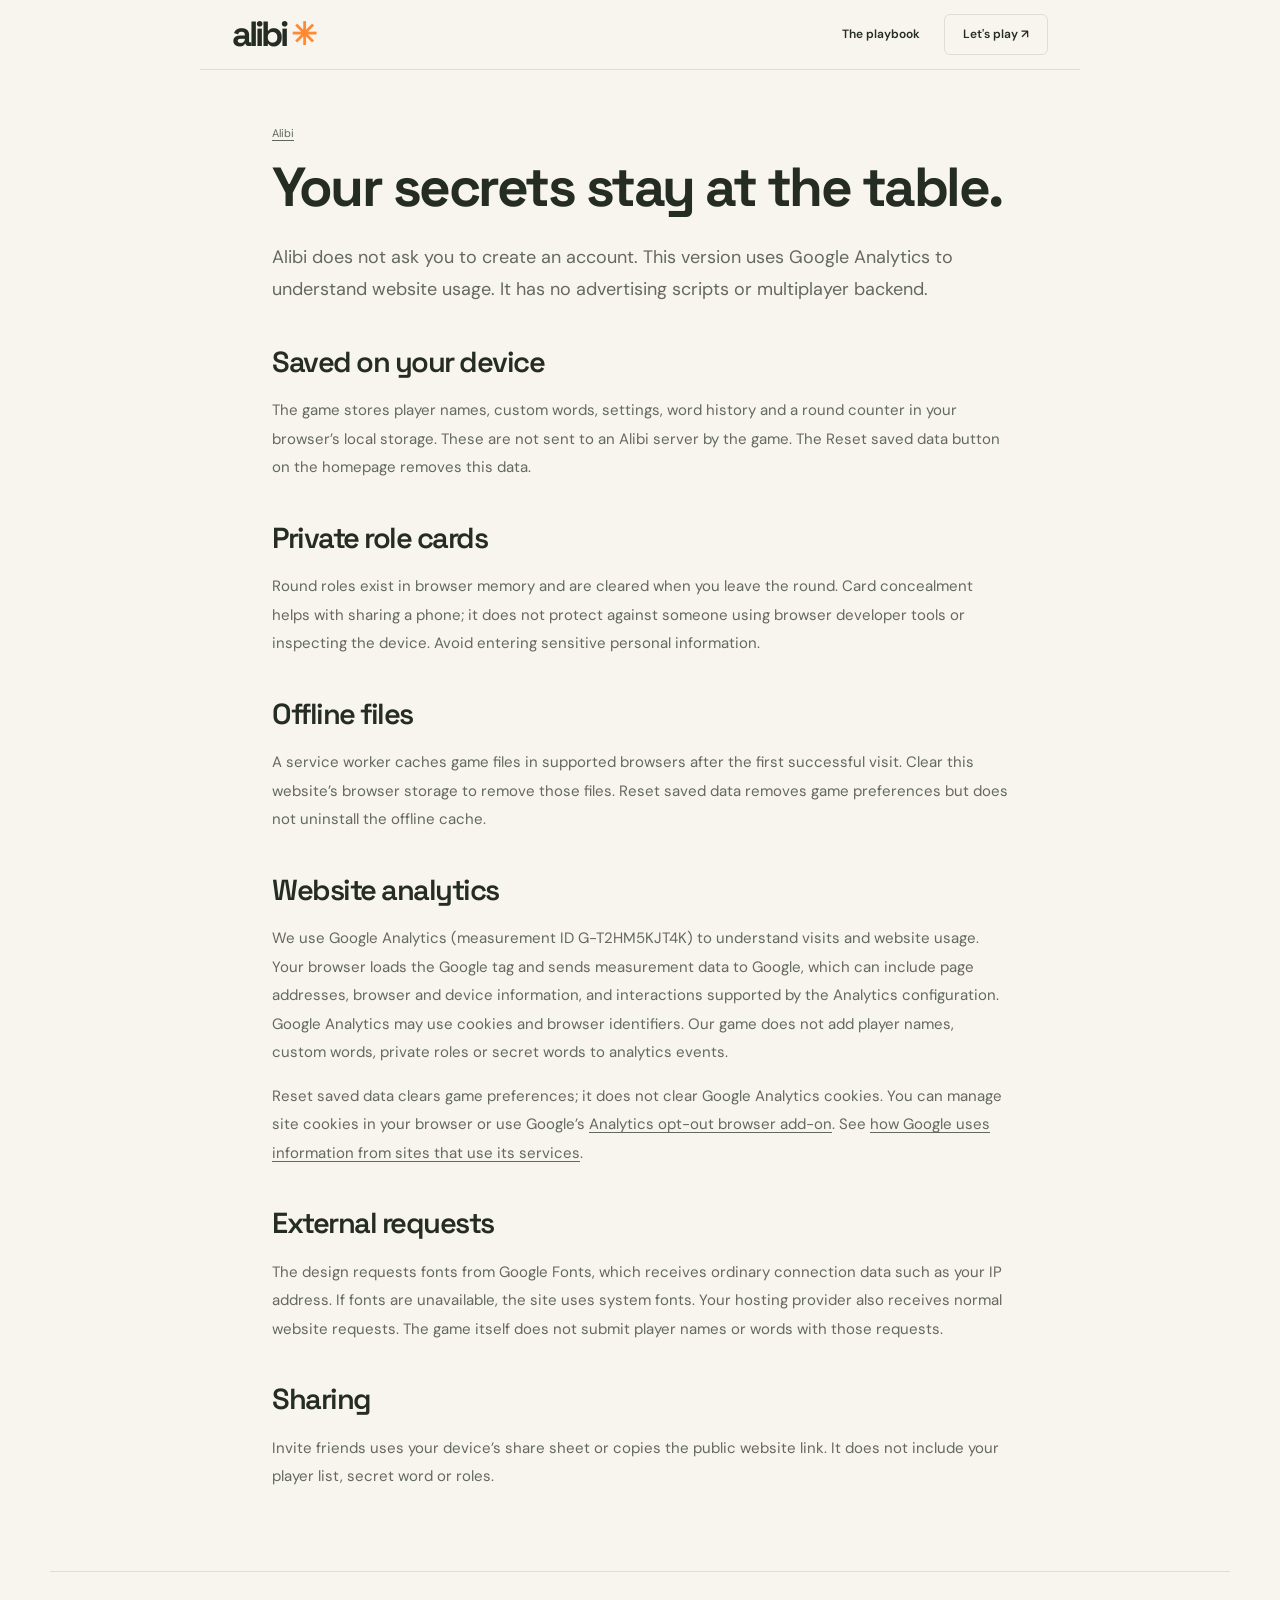
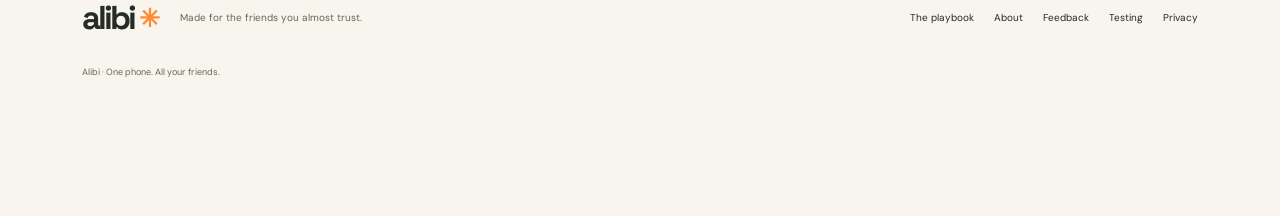
<file: privacy/index.html>
<!doctype html><html lang="en"><head><meta charset="utf-8"><meta name="viewport" content="width=device-width,initial-scale=1"><title>Privacy — Alibi Party Game</title><meta name="description" content="How Alibi stores game settings locally, caches offline files and uses Google Analytics, Google Fonts and GitHub Pages hosting."><meta name="theme-color" content="#f7f5ed"><meta property="og:title" content="Privacy — Alibi Party Game"><meta property="og:description" content="How Alibi stores game settings locally, caches offline files and uses Google Analytics, Google Fonts and GitHub Pages hosting."><meta property="og:type" content="article"><link rel="icon" href="../assets/icon.svg"><link rel="stylesheet" href="../assets/style.css"><meta name="google-site-verification" content="fso90cQCU2WFq2EOw1_okmUZXQGyfgW4IBjGCwX9MUk"><meta name="msvalidate.01" content="ADA32A2FC73ADC93B80B1231531C0854"><!-- Google tag (gtag.js) -->
<script async src="https://www.googletagmanager.com/gtag/js?id=G-T2HM5KJT4K"></script>
<script>
  window.dataLayer = window.dataLayer || [];
  function gtag(){dataLayer.push(arguments);}
  gtag('js', new Date());
  gtag('config', 'G-T2HM5KJT4K');
</script><link rel="canonical" href="https://imposterplay.github.io/privacy/"><meta property="og:url" content="https://imposterplay.github.io/privacy/"><meta property="og:image" content="https://imposterplay.github.io/assets/share-card.png"><meta property="og:image:width" content="1200"><meta property="og:image:height" content="630"><meta property="og:image:alt" content="Alibi: Free Imposter Game. One phone. One secret word. Someone is bluffing."><meta name="twitter:card" content="summary_large_image"><meta name="twitter:image" content="https://imposterplay.github.io/assets/share-card.png"><script type="application/ld+json">{"@context":"https://schema.org","@type":"WebPage","headline":"Privacy — Alibi Party Game","name":"Privacy — Alibi Party Game","url":"https://imposterplay.github.io/privacy/","description":"How Alibi stores game settings locally, caches offline files and uses Google Analytics, Google Fonts and GitHub Pages hosting.","inLanguage":"en","publisher":{"@type":"Organization","@id":"https://imposterplay.github.io/about/#publisher","name":"Imposter Play","url":"https://imposterplay.github.io/about/","member":{"@type":"Person","@id":"https://imposterplay.github.io/about/#zeeshan-sarwar","name":"Zeeshan Sarwar","url":"https://imposterplay.github.io/about/#zeeshan-sarwar","sameAs":["https://www.linkedin.com/in/zeeshan-sarwar-32996a3a/"]}}}</script></head><body><a class="skip-link" href="#main-content">Skip to content</a><header class="site-header wrap"><a class="logo" href="../">alibi<span class="logo-dot">✳</span></a><nav aria-label="Main navigation"><a href="../guides/">The playbook</a><a class="nav-play" href="../#game">Let's play ↗</a></nav></header><main id="main-content" tabindex="-1" class="wrap article-shell"><div class="breadcrumbs"><a href="../">Alibi</a></div><h1>Your secrets stay at the table.</h1><p class="lead">Alibi does not ask you to create an account. This version uses Google Analytics to understand website usage. It has no advertising scripts or multiplayer backend.</p><h2>Saved on your device</h2><p>The game stores player names, custom words, settings, word history and a round counter in your browser’s local storage. These are not sent to an Alibi server by the game. The Reset saved data button on the homepage removes this data.</p><h2>Private role cards</h2><p>Round roles exist in browser memory and are cleared when you leave the round. Card concealment helps with sharing a phone; it does not protect against someone using browser developer tools or inspecting the device. Avoid entering sensitive personal information.</p><h2>Offline files</h2><p>A service worker caches game files in supported browsers after the first successful visit. Clear this website’s browser storage to remove those files. Reset saved data removes game preferences but does not uninstall the offline cache.</p><h2>Website analytics</h2><p>We use Google Analytics (measurement ID G-T2HM5KJT4K) to understand visits and website usage. Your browser loads the Google tag and sends measurement data to Google, which can include page addresses, browser and device information, and interactions supported by the Analytics configuration. Google Analytics may use cookies and browser identifiers. Our game does not add player names, custom words, private roles or secret words to analytics events.</p><p>Reset saved data clears game preferences; it does not clear Google Analytics cookies. You can manage site cookies in your browser or use Google’s <a href="https://tools.google.com/dlpage/gaoptout">Analytics opt-out browser add-on</a>. See <a href="https://policies.google.com/technologies/partner-sites">how Google uses information from sites that use its services</a>.</p><h2>External requests</h2><p>The design requests fonts from Google Fonts, which receives ordinary connection data such as your IP address. If fonts are unavailable, the site uses system fonts. Your hosting provider also receives normal website requests. The game itself does not submit player names or words with those requests.</p><h2>Sharing</h2><p>Invite friends uses your device’s share sheet or copies the public website link. It does not include your player list, secret word or roles.</p></main><footer class="site-footer wrap"><a class="logo" href="../">alibi<span class="logo-dot">✳</span></a><p>Made for the friends you almost trust.</p><div><a href="../guides/">The playbook</a><a href="../about/">About</a><a href="../contact/">Feedback</a><a href="../testing/">Testing</a><a href="../privacy/">Privacy</a></div><small>Alibi · One phone. All your friends.</small></footer></body></html>
</file>
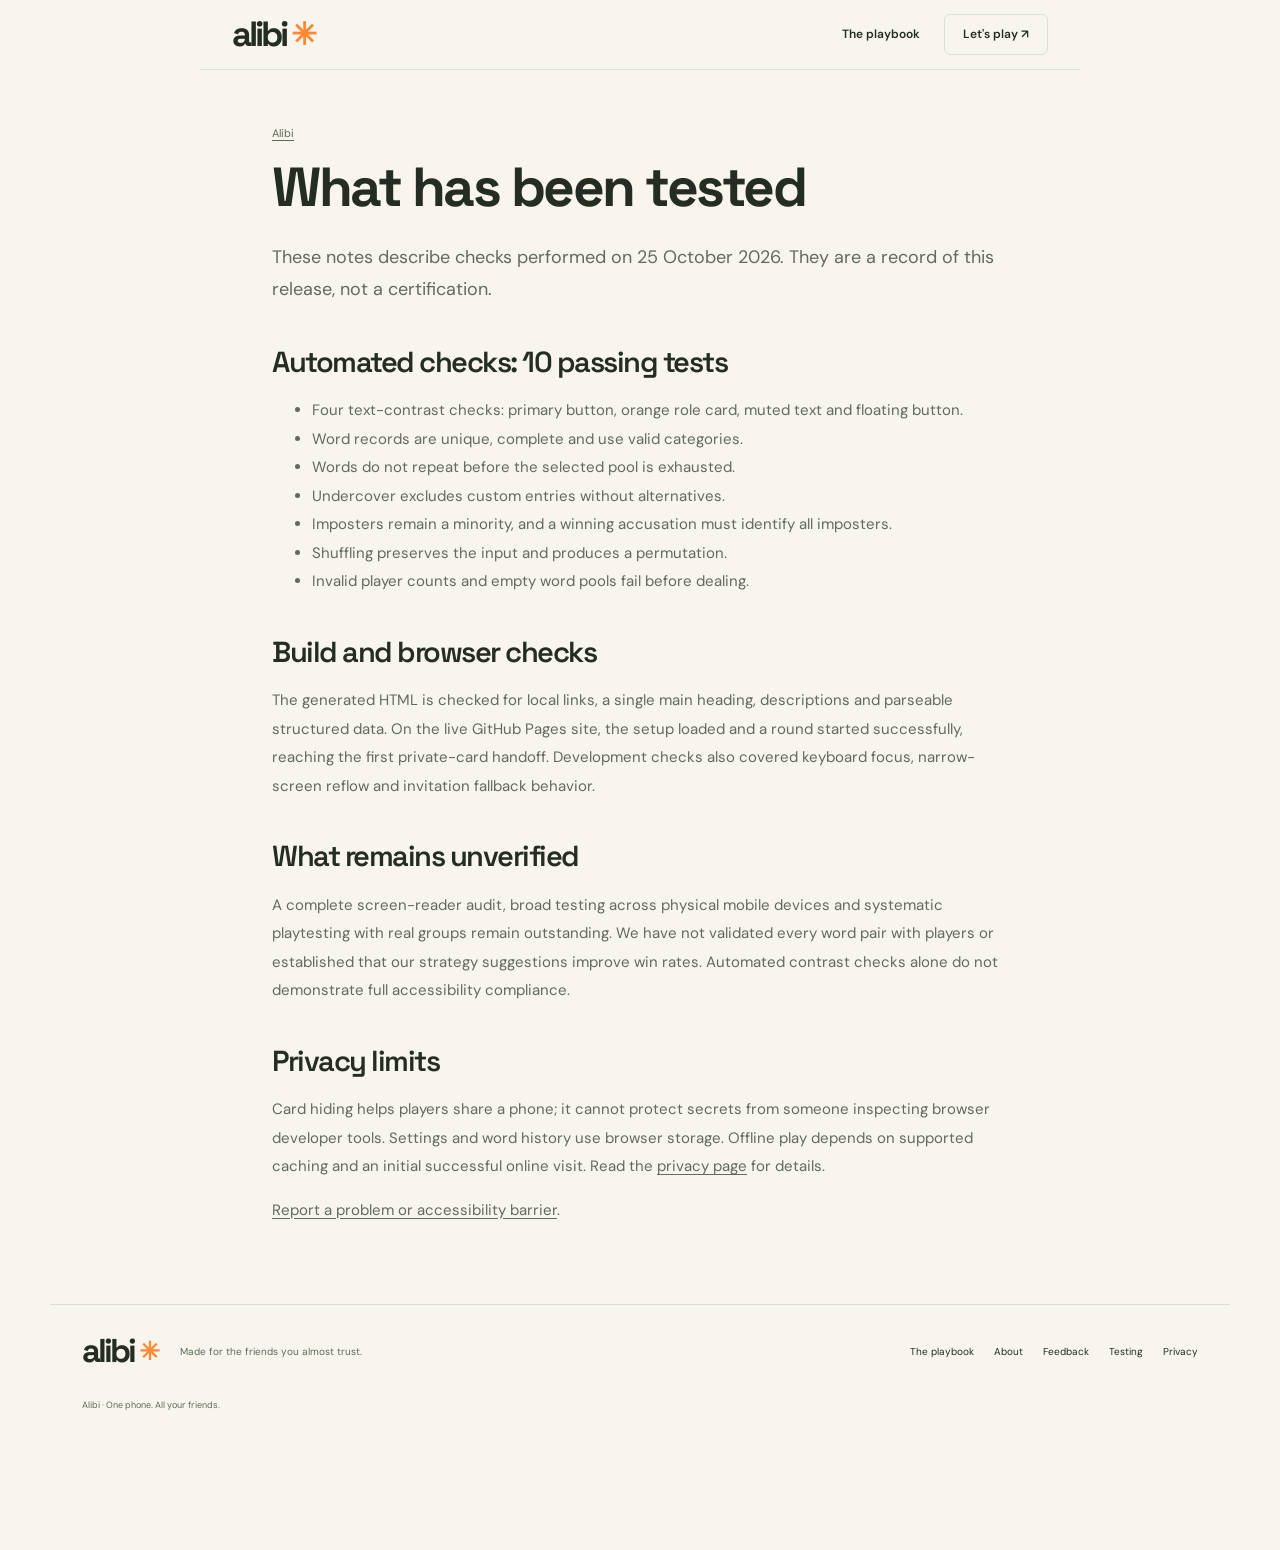
<file: testing/index.html>
<!doctype html><html lang="en"><head><meta charset="utf-8"><meta name="viewport" content="width=device-width,initial-scale=1"><title>Game Testing &amp; Known Limits — Imposter Play</title><meta name="description" content="Read the checks performed on Alibi, including game-rule tests, accessibility checks and live-browser verification, plus the testing still outstanding."><meta name="theme-color" content="#f7f5ed"><meta property="og:title" content="Game Testing &amp; Known Limits — Imposter Play"><meta property="og:description" content="Read the checks performed on Alibi, including game-rule tests, accessibility checks and live-browser verification, plus the testing still outstanding."><meta property="og:type" content="article"><link rel="icon" href="../assets/icon.svg"><link rel="stylesheet" href="../assets/style.css"><meta name="google-site-verification" content="fso90cQCU2WFq2EOw1_okmUZXQGyfgW4IBjGCwX9MUk"><meta name="msvalidate.01" content="ADA32A2FC73ADC93B80B1231531C0854"><!-- Google tag (gtag.js) -->
<script async src="https://www.googletagmanager.com/gtag/js?id=G-T2HM5KJT4K"></script>
<script>
  window.dataLayer = window.dataLayer || [];
  function gtag(){dataLayer.push(arguments);}
  gtag('js', new Date());
  gtag('config', 'G-T2HM5KJT4K');
</script><link rel="canonical" href="https://imposterplay.github.io/testing/"><meta property="og:url" content="https://imposterplay.github.io/testing/"><meta property="og:image" content="https://imposterplay.github.io/assets/share-card.png"><meta property="og:image:width" content="1200"><meta property="og:image:height" content="630"><meta property="og:image:alt" content="Alibi: Free Imposter Game. One phone. One secret word. Someone is bluffing."><meta name="twitter:card" content="summary_large_image"><meta name="twitter:image" content="https://imposterplay.github.io/assets/share-card.png"><script type="application/ld+json">{"@context":"https://schema.org","@type":"WebPage","headline":"Game Testing & Known Limits — Imposter Play","name":"Game Testing & Known Limits — Imposter Play","url":"https://imposterplay.github.io/testing/","description":"Read the checks performed on Alibi, including game-rule tests, accessibility checks and live-browser verification, plus the testing still outstanding.","inLanguage":"en","publisher":{"@type":"Organization","@id":"https://imposterplay.github.io/about/#publisher","name":"Imposter Play","url":"https://imposterplay.github.io/about/","member":{"@type":"Person","@id":"https://imposterplay.github.io/about/#zeeshan-sarwar","name":"Zeeshan Sarwar","url":"https://imposterplay.github.io/about/#zeeshan-sarwar","sameAs":["https://www.linkedin.com/in/zeeshan-sarwar-32996a3a/"]}}}</script></head><body><a class="skip-link" href="#main-content">Skip to content</a><header class="site-header wrap"><a class="logo" href="../">alibi<span class="logo-dot">✳</span></a><nav aria-label="Main navigation"><a href="../guides/">The playbook</a><a class="nav-play" href="../#game">Let's play ↗</a></nav></header><main id="main-content" tabindex="-1" class="wrap article-shell"><div class="breadcrumbs"><a href="../">Alibi</a></div>
<h1>What has been tested</h1><p class="lead">These notes describe checks performed on 25 October 2026. They are a record of this release, not a certification.</p>
<h2>Automated checks: 10 passing tests</h2><ul><li>Four text-contrast checks: primary button, orange role card, muted text and floating button.</li><li>Word records are unique, complete and use valid categories.</li><li>Words do not repeat before the selected pool is exhausted.</li><li>Undercover excludes custom entries without alternatives.</li><li>Imposters remain a minority, and a winning accusation must identify all imposters.</li><li>Shuffling preserves the input and produces a permutation.</li><li>Invalid player counts and empty word pools fail before dealing.</li></ul>
<h2>Build and browser checks</h2><p>The generated HTML is checked for local links, a single main heading, descriptions and parseable structured data. On the live GitHub Pages site, the setup loaded and a round started successfully, reaching the first private-card handoff. Development checks also covered keyboard focus, narrow-screen reflow and invitation fallback behavior.</p>
<h2>What remains unverified</h2><p>A complete screen-reader audit, broad testing across physical mobile devices and systematic playtesting with real groups remain outstanding. We have not validated every word pair with players or established that our strategy suggestions improve win rates. Automated contrast checks alone do not demonstrate full accessibility compliance.</p>
<h2>Privacy limits</h2><p>Card hiding helps players share a phone; it cannot protect secrets from someone inspecting browser developer tools. Settings and word history use browser storage. Offline play depends on supported caching and an initial successful online visit. Read the <a href="../privacy/">privacy page</a> for details.</p>
<p><a href="../contact/">Report a problem or accessibility barrier</a>.</p></main><footer class="site-footer wrap"><a class="logo" href="../">alibi<span class="logo-dot">✳</span></a><p>Made for the friends you almost trust.</p><div><a href="../guides/">The playbook</a><a href="../about/">About</a><a href="../contact/">Feedback</a><a href="../testing/">Testing</a><a href="../privacy/">Privacy</a></div><small>Alibi · One phone. All your friends.</small></footer></body></html>
</file>
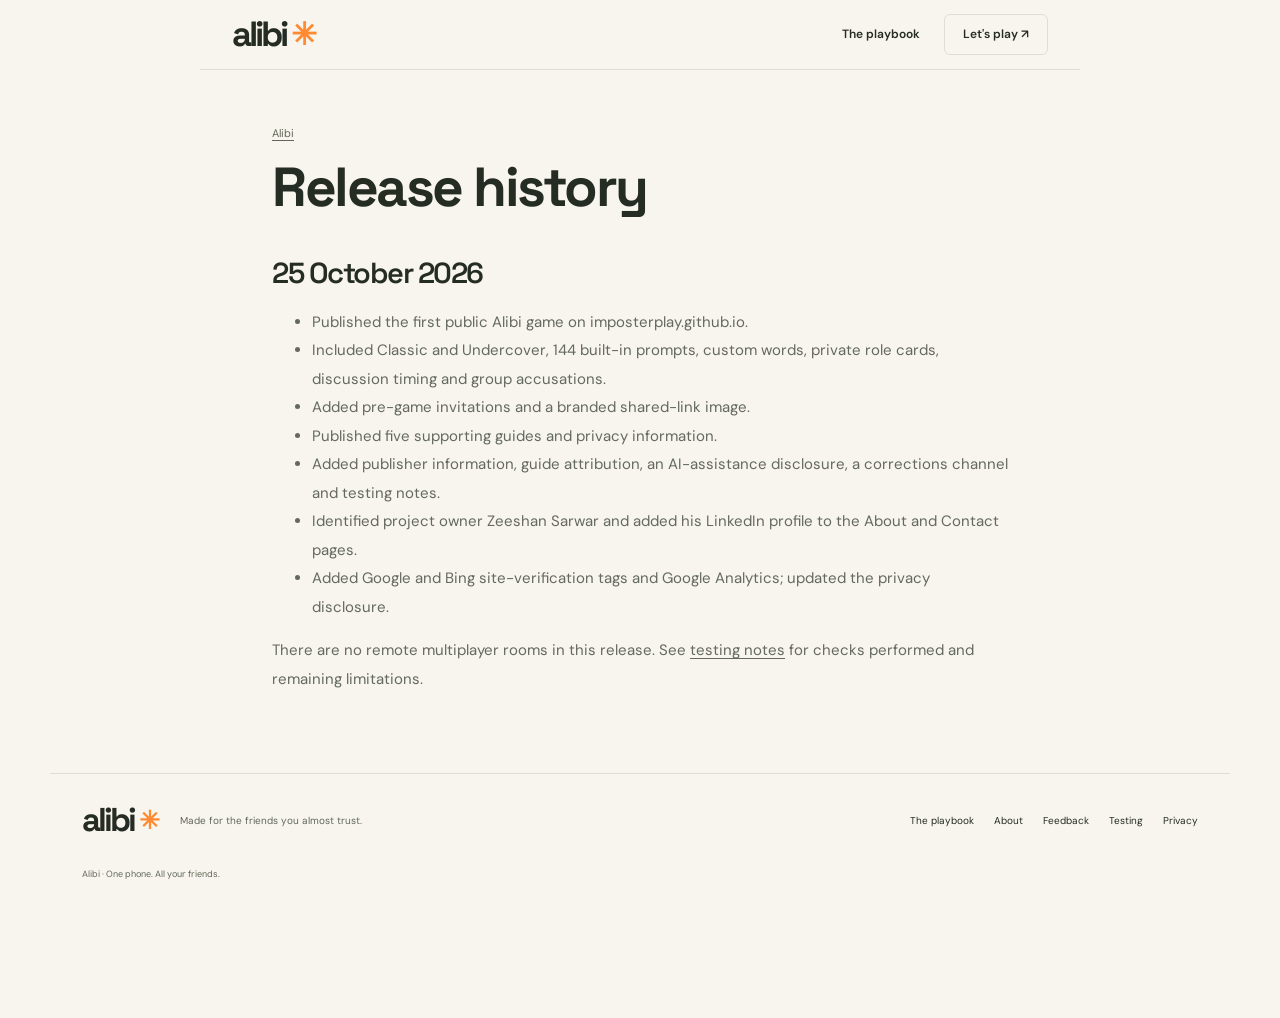
<file: updates/index.html>
<!doctype html><html lang="en"><head><meta charset="utf-8"><meta name="viewport" content="width=device-width,initial-scale=1"><title>Release History — Imposter Play</title><meta name="description" content="Track meaningful changes to Alibi, including its first public GitHub Pages release, sharing features and publisher transparency information."><meta name="theme-color" content="#f7f5ed"><meta property="og:title" content="Release History — Imposter Play"><meta property="og:description" content="Track meaningful changes to Alibi, including its first public GitHub Pages release, sharing features and publisher transparency information."><meta property="og:type" content="article"><link rel="icon" href="../assets/icon.svg"><link rel="stylesheet" href="../assets/style.css"><meta name="google-site-verification" content="fso90cQCU2WFq2EOw1_okmUZXQGyfgW4IBjGCwX9MUk"><meta name="msvalidate.01" content="ADA32A2FC73ADC93B80B1231531C0854"><!-- Google tag (gtag.js) -->
<script async src="https://www.googletagmanager.com/gtag/js?id=G-T2HM5KJT4K"></script>
<script>
  window.dataLayer = window.dataLayer || [];
  function gtag(){dataLayer.push(arguments);}
  gtag('js', new Date());
  gtag('config', 'G-T2HM5KJT4K');
</script><link rel="canonical" href="https://imposterplay.github.io/updates/"><meta property="og:url" content="https://imposterplay.github.io/updates/"><meta property="og:image" content="https://imposterplay.github.io/assets/share-card.png"><meta property="og:image:width" content="1200"><meta property="og:image:height" content="630"><meta property="og:image:alt" content="Alibi: Free Imposter Game. One phone. One secret word. Someone is bluffing."><meta name="twitter:card" content="summary_large_image"><meta name="twitter:image" content="https://imposterplay.github.io/assets/share-card.png"><script type="application/ld+json">{"@context":"https://schema.org","@type":"WebPage","headline":"Release History — Imposter Play","name":"Release History — Imposter Play","url":"https://imposterplay.github.io/updates/","description":"Track meaningful changes to Alibi, including its first public GitHub Pages release, sharing features and publisher transparency information.","inLanguage":"en","publisher":{"@type":"Organization","@id":"https://imposterplay.github.io/about/#publisher","name":"Imposter Play","url":"https://imposterplay.github.io/about/","member":{"@type":"Person","@id":"https://imposterplay.github.io/about/#zeeshan-sarwar","name":"Zeeshan Sarwar","url":"https://imposterplay.github.io/about/#zeeshan-sarwar","sameAs":["https://www.linkedin.com/in/zeeshan-sarwar-32996a3a/"]}}}</script></head><body><a class="skip-link" href="#main-content">Skip to content</a><header class="site-header wrap"><a class="logo" href="../">alibi<span class="logo-dot">✳</span></a><nav aria-label="Main navigation"><a href="../guides/">The playbook</a><a class="nav-play" href="../#game">Let's play ↗</a></nav></header><main id="main-content" tabindex="-1" class="wrap article-shell"><div class="breadcrumbs"><a href="../">Alibi</a></div>
<h1>Release history</h1><h2><time datetime="2026-10-25">25 October 2026</time></h2><ul><li>Published the first public Alibi game on imposterplay.github.io.</li><li>Included Classic and Undercover, 144 built-in prompts, custom words, private role cards, discussion timing and group accusations.</li><li>Added pre-game invitations and a branded shared-link image.</li><li>Published five supporting guides and privacy information.</li><li>Added publisher information, guide attribution, an AI-assistance disclosure, a corrections channel and testing notes.</li><li>Identified project owner Zeeshan Sarwar and added his LinkedIn profile to the About and Contact pages.</li><li>Added Google and Bing site-verification tags and Google Analytics; updated the privacy disclosure.</li></ul><p>There are no remote multiplayer rooms in this release. See <a href="../testing/">testing notes</a> for checks performed and remaining limitations.</p></main><footer class="site-footer wrap"><a class="logo" href="../">alibi<span class="logo-dot">✳</span></a><p>Made for the friends you almost trust.</p><div><a href="../guides/">The playbook</a><a href="../about/">About</a><a href="../contact/">Feedback</a><a href="../testing/">Testing</a><a href="../privacy/">Privacy</a></div><small>Alibi · One phone. All your friends.</small></footer></body></html>
</file>
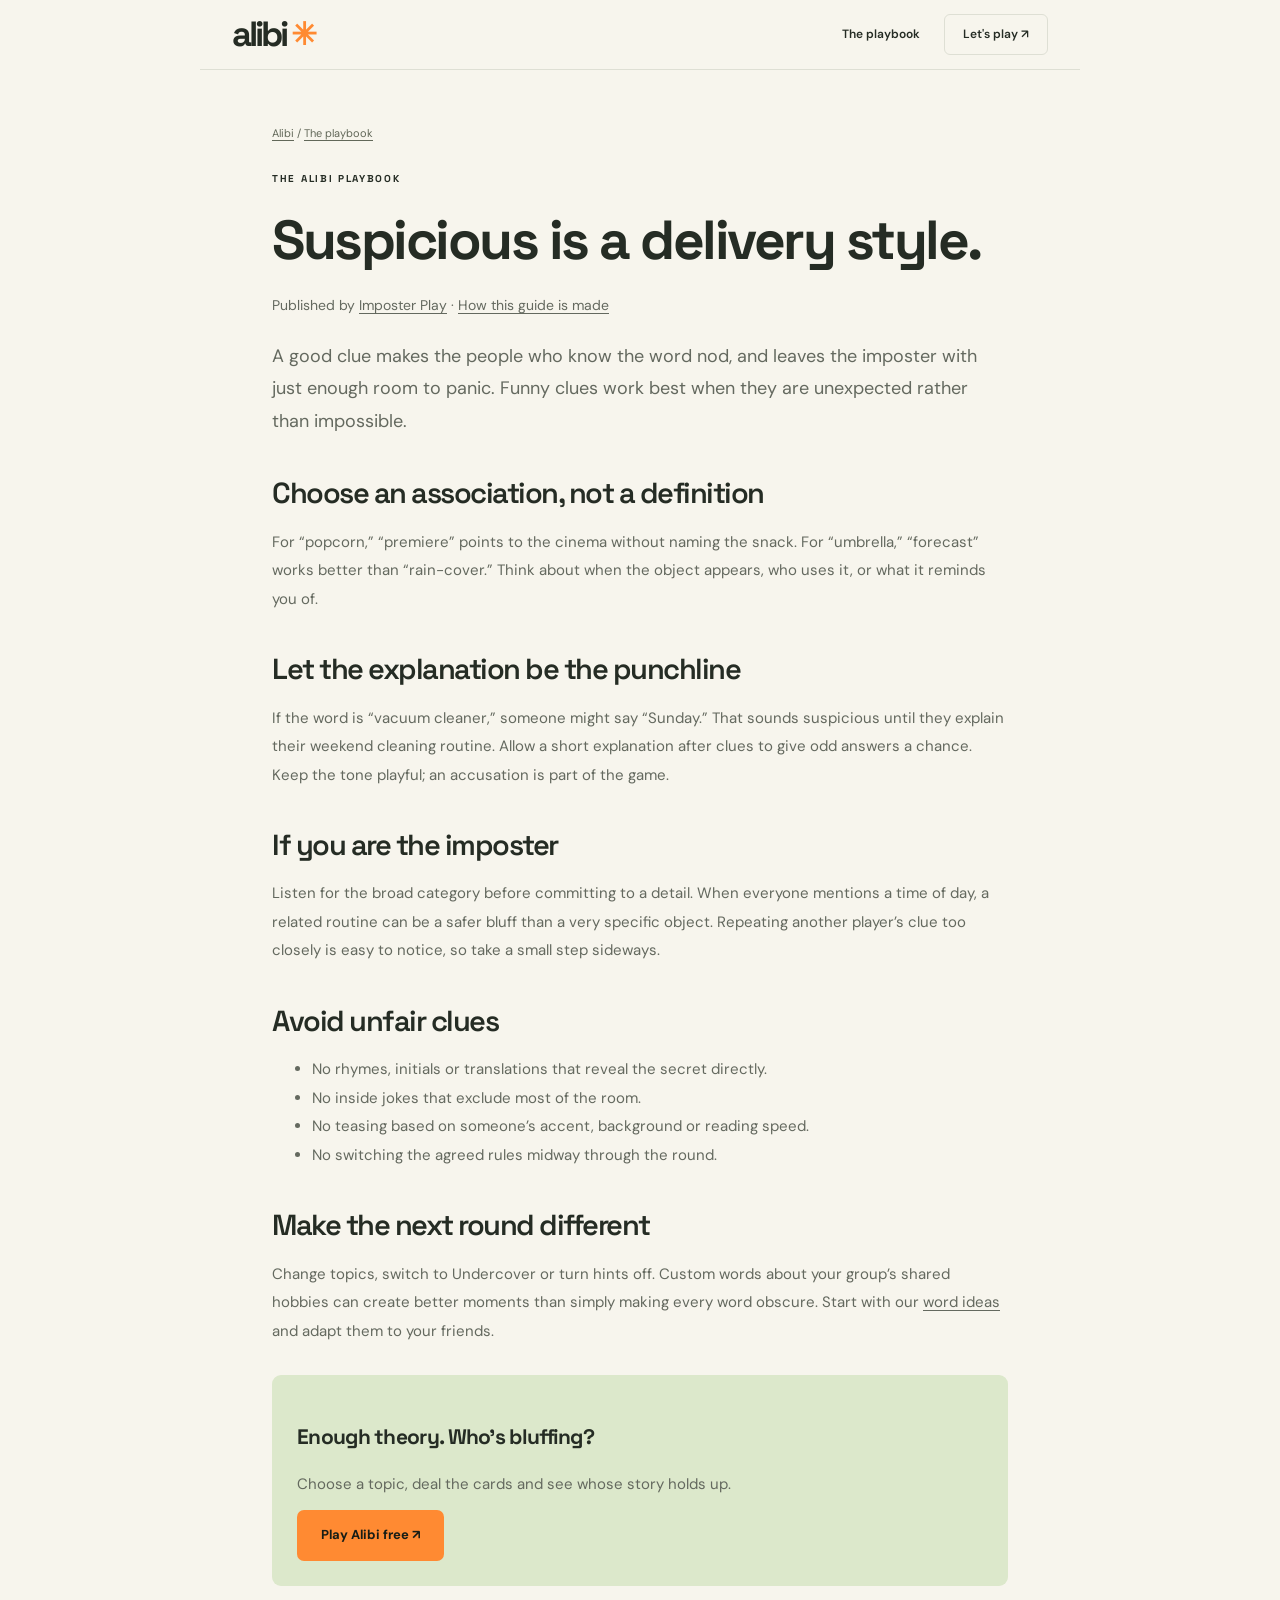
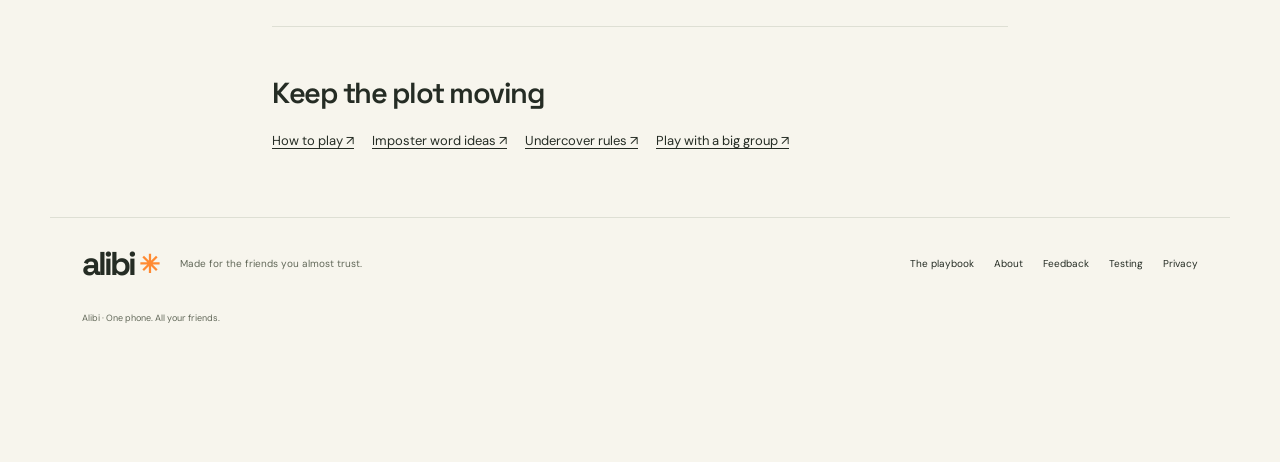
<file: guides/funny-clues/index.html>
<!doctype html><html lang="en"><head><meta charset="utf-8"><meta name="viewport" content="width=device-width,initial-scale=1"><title>Funny Imposter Game Clues — Bluff Better Without Giving It Away</title><meta name="description" content="Make your imposter game funnier with indirect clues, confident bluffs and fair discussion. Practical examples for Alibi and other social deduction word games."><meta name="theme-color" content="#f7f5ed"><meta property="og:title" content="Funny Imposter Game Clues — Bluff Better Without Giving It Away"><meta property="og:description" content="Make your imposter game funnier with indirect clues, confident bluffs and fair discussion. Practical examples for Alibi and other social deduction word games."><meta property="og:type" content="article"><link rel="icon" href="../../assets/icon.svg"><link rel="stylesheet" href="../../assets/style.css"><meta name="google-site-verification" content="fso90cQCU2WFq2EOw1_okmUZXQGyfgW4IBjGCwX9MUk"><meta name="msvalidate.01" content="ADA32A2FC73ADC93B80B1231531C0854"><!-- Google tag (gtag.js) -->
<script async src="https://www.googletagmanager.com/gtag/js?id=G-T2HM5KJT4K"></script>
<script>
  window.dataLayer = window.dataLayer || [];
  function gtag(){dataLayer.push(arguments);}
  gtag('js', new Date());
  gtag('config', 'G-T2HM5KJT4K');
</script><link rel="canonical" href="https://imposterplay.github.io/guides/funny-clues/"><meta property="og:url" content="https://imposterplay.github.io/guides/funny-clues/"><meta property="og:image" content="https://imposterplay.github.io/assets/share-card.png"><meta property="og:image:width" content="1200"><meta property="og:image:height" content="630"><meta property="og:image:alt" content="Alibi: Free Imposter Game. One phone. One secret word. Someone is bluffing."><meta name="twitter:card" content="summary_large_image"><meta name="twitter:image" content="https://imposterplay.github.io/assets/share-card.png"><script type="application/ld+json">{"@context":"https://schema.org","@type":"Article","headline":"Funny Imposter Game Clues — Bluff Better Without Giving It Away","name":"Funny Imposter Game Clues — Bluff Better Without Giving It Away","url":"https://imposterplay.github.io/guides/funny-clues/","description":"Make your imposter game funnier with indirect clues, confident bluffs and fair discussion. Practical examples for Alibi and other social deduction word games.","inLanguage":"en","publisher":{"@type":"Organization","@id":"https://imposterplay.github.io/about/#publisher","name":"Imposter Play","url":"https://imposterplay.github.io/about/","member":{"@type":"Person","@id":"https://imposterplay.github.io/about/#zeeshan-sarwar","name":"Zeeshan Sarwar","url":"https://imposterplay.github.io/about/#zeeshan-sarwar","sameAs":["https://www.linkedin.com/in/zeeshan-sarwar-32996a3a/"]}},"author":{"@type":"Organization","@id":"https://imposterplay.github.io/about/#publisher","name":"Imposter Play","url":"https://imposterplay.github.io/about/","member":{"@type":"Person","@id":"https://imposterplay.github.io/about/#zeeshan-sarwar","name":"Zeeshan Sarwar","url":"https://imposterplay.github.io/about/#zeeshan-sarwar","sameAs":["https://www.linkedin.com/in/zeeshan-sarwar-32996a3a/"]}}}</script></head><body><a class="skip-link" href="#main-content">Skip to content</a><header class="site-header wrap"><a class="logo" href="../../">alibi<span class="logo-dot">✳</span></a><nav aria-label="Main navigation"><a href="../../guides/">The playbook</a><a class="nav-play" href="../../#game">Let's play ↗</a></nav></header><main id="main-content" tabindex="-1" class="wrap article-shell"><div class="breadcrumbs"><a href="../../">Alibi</a> / <a href="../../guides/">The playbook</a></div><div class="eyebrow" style="margin-top:28px">THE ALIBI PLAYBOOK</div><h1>Suspicious is a delivery style.</h1><p class="article-byline">Published by <a href="../../about/">Imposter Play</a> · <a href="../../editorial/">How this guide is made</a></p><p class="lead">A good clue makes the people who know the word nod, and leaves the imposter with just enough room to panic. Funny clues work best when they are unexpected rather than impossible.</p><h2>Choose an association, not a definition</h2><p>For “popcorn,” “premiere” points to the cinema without naming the snack. For “umbrella,” “forecast” works better than “rain-cover.” Think about when the object appears, who uses it, or what it reminds you of.</p><h2>Let the explanation be the punchline</h2><p>If the word is “vacuum cleaner,” someone might say “Sunday.” That sounds suspicious until they explain their weekend cleaning routine. Allow a short explanation after clues to give odd answers a chance. Keep the tone playful; an accusation is part of the game.</p><h2>If you are the imposter</h2><p>Listen for the broad category before committing to a detail. When everyone mentions a time of day, a related routine can be a safer bluff than a very specific object. Repeating another player’s clue too closely is easy to notice, so take a small step sideways.</p><h2>Avoid unfair clues</h2><ul><li>No rhymes, initials or translations that reveal the secret directly.</li><li>No inside jokes that exclude most of the room.</li><li>No teasing based on someone’s accent, background or reading speed.</li><li>No switching the agreed rules midway through the round.</li></ul><h2>Make the next round different</h2><p>Change topics, switch to Undercover or turn hints off. Custom words about your group’s shared hobbies can create better moments than simply making every word obscure. Start with our <a href="../imposter-words/">word ideas</a> and adapt them to your friends.</p><aside class="article-callout"><h3>Enough theory. Who’s bluffing?</h3><p>Choose a topic, deal the cards and see whose story holds up.</p><a class="primary" href="../../#game">Play Alibi free ↗</a></aside><section class="article-related"><h2>Keep the plot moving</h2><a href="../how-to-play/">How to play ↗</a><a href="../imposter-words/">Imposter word ideas ↗</a><a href="../undercover/">Undercover rules ↗</a><a href="../party-game-for-groups/">Play with a big group ↗</a></section></main><footer class="site-footer wrap"><a class="logo" href="../../">alibi<span class="logo-dot">✳</span></a><p>Made for the friends you almost trust.</p><div><a href="../../guides/">The playbook</a><a href="../../about/">About</a><a href="../../contact/">Feedback</a><a href="../../testing/">Testing</a><a href="../../privacy/">Privacy</a></div><small>Alibi · One phone. All your friends.</small></footer></body></html>
</file>
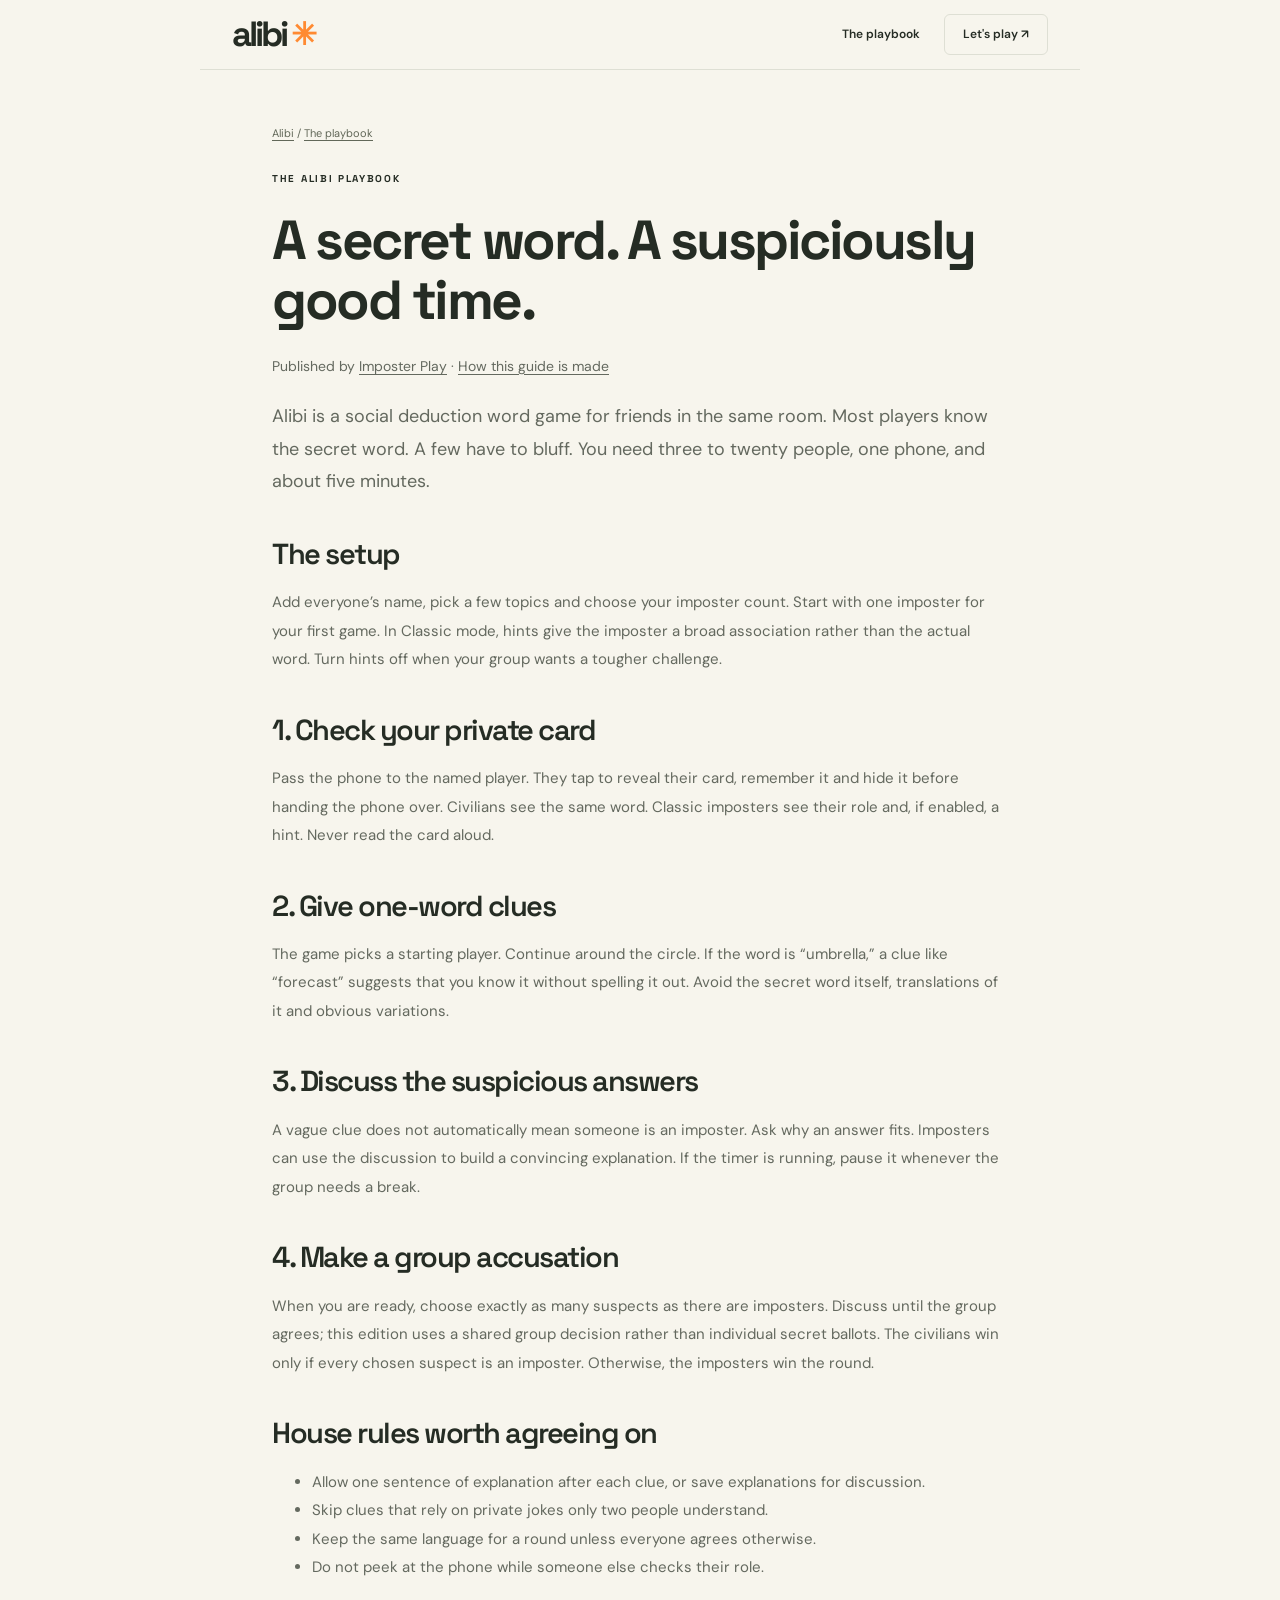
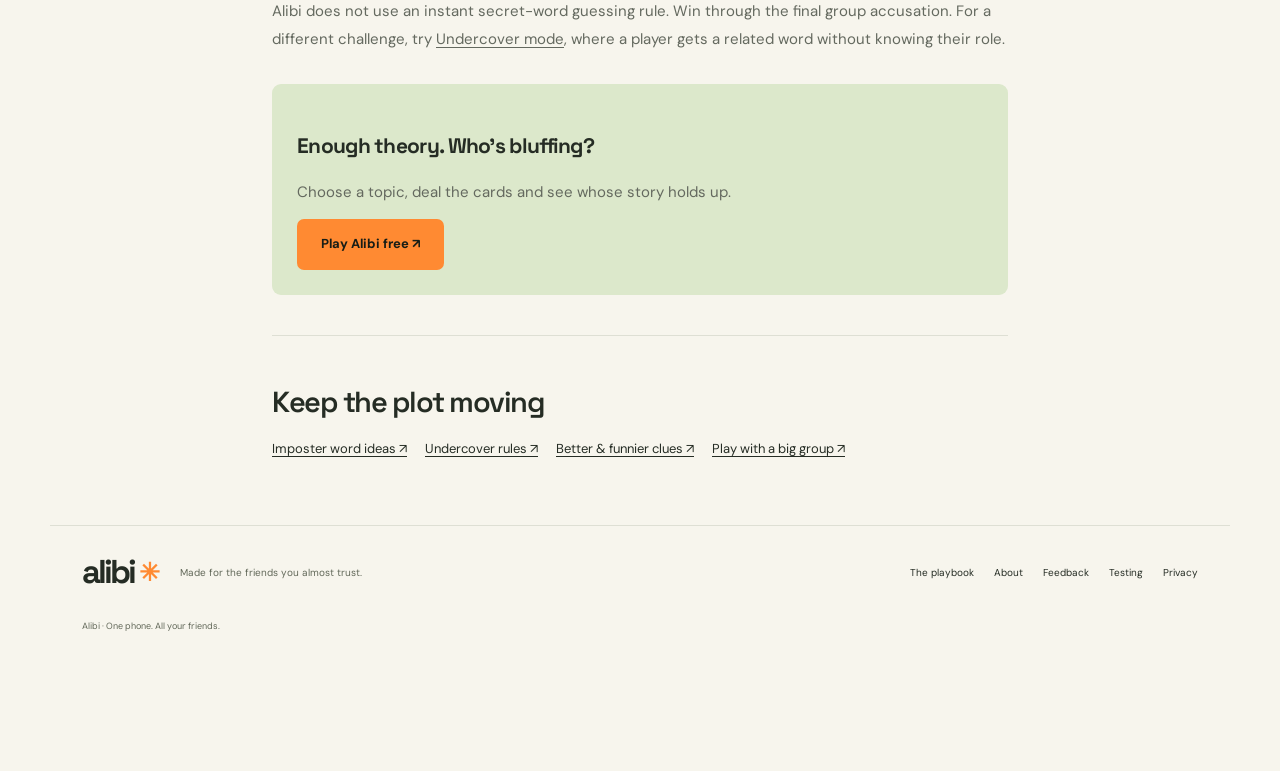
<file: guides/how-to-play/index.html>
<!doctype html><html lang="en"><head><meta charset="utf-8"><meta name="viewport" content="width=device-width,initial-scale=1"><title>How to Play the Imposter Word Game — Alibi Rules</title><meta name="description" content="Learn Alibi’s imposter word game rules: private role cards, one-word clues, group discussion and a final accusation. For 3–20 players on one phone."><meta name="theme-color" content="#f7f5ed"><meta property="og:title" content="How to Play the Imposter Word Game — Alibi Rules"><meta property="og:description" content="Learn Alibi’s imposter word game rules: private role cards, one-word clues, group discussion and a final accusation. For 3–20 players on one phone."><meta property="og:type" content="article"><link rel="icon" href="../../assets/icon.svg"><link rel="stylesheet" href="../../assets/style.css"><meta name="google-site-verification" content="fso90cQCU2WFq2EOw1_okmUZXQGyfgW4IBjGCwX9MUk"><meta name="msvalidate.01" content="ADA32A2FC73ADC93B80B1231531C0854"><!-- Google tag (gtag.js) -->
<script async src="https://www.googletagmanager.com/gtag/js?id=G-T2HM5KJT4K"></script>
<script>
  window.dataLayer = window.dataLayer || [];
  function gtag(){dataLayer.push(arguments);}
  gtag('js', new Date());
  gtag('config', 'G-T2HM5KJT4K');
</script><link rel="canonical" href="https://imposterplay.github.io/guides/how-to-play/"><meta property="og:url" content="https://imposterplay.github.io/guides/how-to-play/"><meta property="og:image" content="https://imposterplay.github.io/assets/share-card.png"><meta property="og:image:width" content="1200"><meta property="og:image:height" content="630"><meta property="og:image:alt" content="Alibi: Free Imposter Game. One phone. One secret word. Someone is bluffing."><meta name="twitter:card" content="summary_large_image"><meta name="twitter:image" content="https://imposterplay.github.io/assets/share-card.png"><script type="application/ld+json">{"@context":"https://schema.org","@type":"Article","headline":"How to Play the Imposter Word Game — Alibi Rules","name":"How to Play the Imposter Word Game — Alibi Rules","url":"https://imposterplay.github.io/guides/how-to-play/","description":"Learn Alibi’s imposter word game rules: private role cards, one-word clues, group discussion and a final accusation. For 3–20 players on one phone.","inLanguage":"en","publisher":{"@type":"Organization","@id":"https://imposterplay.github.io/about/#publisher","name":"Imposter Play","url":"https://imposterplay.github.io/about/","member":{"@type":"Person","@id":"https://imposterplay.github.io/about/#zeeshan-sarwar","name":"Zeeshan Sarwar","url":"https://imposterplay.github.io/about/#zeeshan-sarwar","sameAs":["https://www.linkedin.com/in/zeeshan-sarwar-32996a3a/"]}},"author":{"@type":"Organization","@id":"https://imposterplay.github.io/about/#publisher","name":"Imposter Play","url":"https://imposterplay.github.io/about/","member":{"@type":"Person","@id":"https://imposterplay.github.io/about/#zeeshan-sarwar","name":"Zeeshan Sarwar","url":"https://imposterplay.github.io/about/#zeeshan-sarwar","sameAs":["https://www.linkedin.com/in/zeeshan-sarwar-32996a3a/"]}}}</script></head><body><a class="skip-link" href="#main-content">Skip to content</a><header class="site-header wrap"><a class="logo" href="../../">alibi<span class="logo-dot">✳</span></a><nav aria-label="Main navigation"><a href="../../guides/">The playbook</a><a class="nav-play" href="../../#game">Let's play ↗</a></nav></header><main id="main-content" tabindex="-1" class="wrap article-shell"><div class="breadcrumbs"><a href="../../">Alibi</a> / <a href="../../guides/">The playbook</a></div><div class="eyebrow" style="margin-top:28px">THE ALIBI PLAYBOOK</div><h1>A secret word. A suspiciously good time.</h1><p class="article-byline">Published by <a href="../../about/">Imposter Play</a> · <a href="../../editorial/">How this guide is made</a></p><p class="lead">Alibi is a social deduction word game for friends in the same room. Most players know the secret word. A few have to bluff. You need three to twenty people, one phone, and about five minutes.</p><h2>The setup</h2><p>Add everyone’s name, pick a few topics and choose your imposter count. Start with one imposter for your first game. In Classic mode, hints give the imposter a broad association rather than the actual word. Turn hints off when your group wants a tougher challenge.</p><h2>1. Check your private card</h2><p>Pass the phone to the named player. They tap to reveal their card, remember it and hide it before handing the phone over. Civilians see the same word. Classic imposters see their role and, if enabled, a hint. Never read the card aloud.</p><h2>2. Give one-word clues</h2><p>The game picks a starting player. Continue around the circle. If the word is “umbrella,” a clue like “forecast” suggests that you know it without spelling it out. Avoid the secret word itself, translations of it and obvious variations.</p><h2>3. Discuss the suspicious answers</h2><p>A vague clue does not automatically mean someone is an imposter. Ask why an answer fits. Imposters can use the discussion to build a convincing explanation. If the timer is running, pause it whenever the group needs a break.</p><h2>4. Make a group accusation</h2><p>When you are ready, choose exactly as many suspects as there are imposters. Discuss until the group agrees; this edition uses a shared group decision rather than individual secret ballots. The civilians win only if every chosen suspect is an imposter. Otherwise, the imposters win the round.</p><h2>House rules worth agreeing on</h2><ul><li>Allow one sentence of explanation after each clue, or save explanations for discussion.</li><li>Skip clues that rely on private jokes only two people understand.</li><li>Keep the same language for a round unless everyone agrees otherwise.</li><li>Do not peek at the phone while someone else checks their role.</li></ul><p>Alibi does not use an instant secret-word guessing rule. Win through the final group accusation. For a different challenge, try <a href="../undercover/">Undercover mode</a>, where a player gets a related word without knowing their role.</p><aside class="article-callout"><h3>Enough theory. Who’s bluffing?</h3><p>Choose a topic, deal the cards and see whose story holds up.</p><a class="primary" href="../../#game">Play Alibi free ↗</a></aside><section class="article-related"><h2>Keep the plot moving</h2><a href="../imposter-words/">Imposter word ideas ↗</a><a href="../undercover/">Undercover rules ↗</a><a href="../funny-clues/">Better & funnier clues ↗</a><a href="../party-game-for-groups/">Play with a big group ↗</a></section></main><footer class="site-footer wrap"><a class="logo" href="../../">alibi<span class="logo-dot">✳</span></a><p>Made for the friends you almost trust.</p><div><a href="../../guides/">The playbook</a><a href="../../about/">About</a><a href="../../contact/">Feedback</a><a href="../../testing/">Testing</a><a href="../../privacy/">Privacy</a></div><small>Alibi · One phone. All your friends.</small></footer></body></html>
</file>
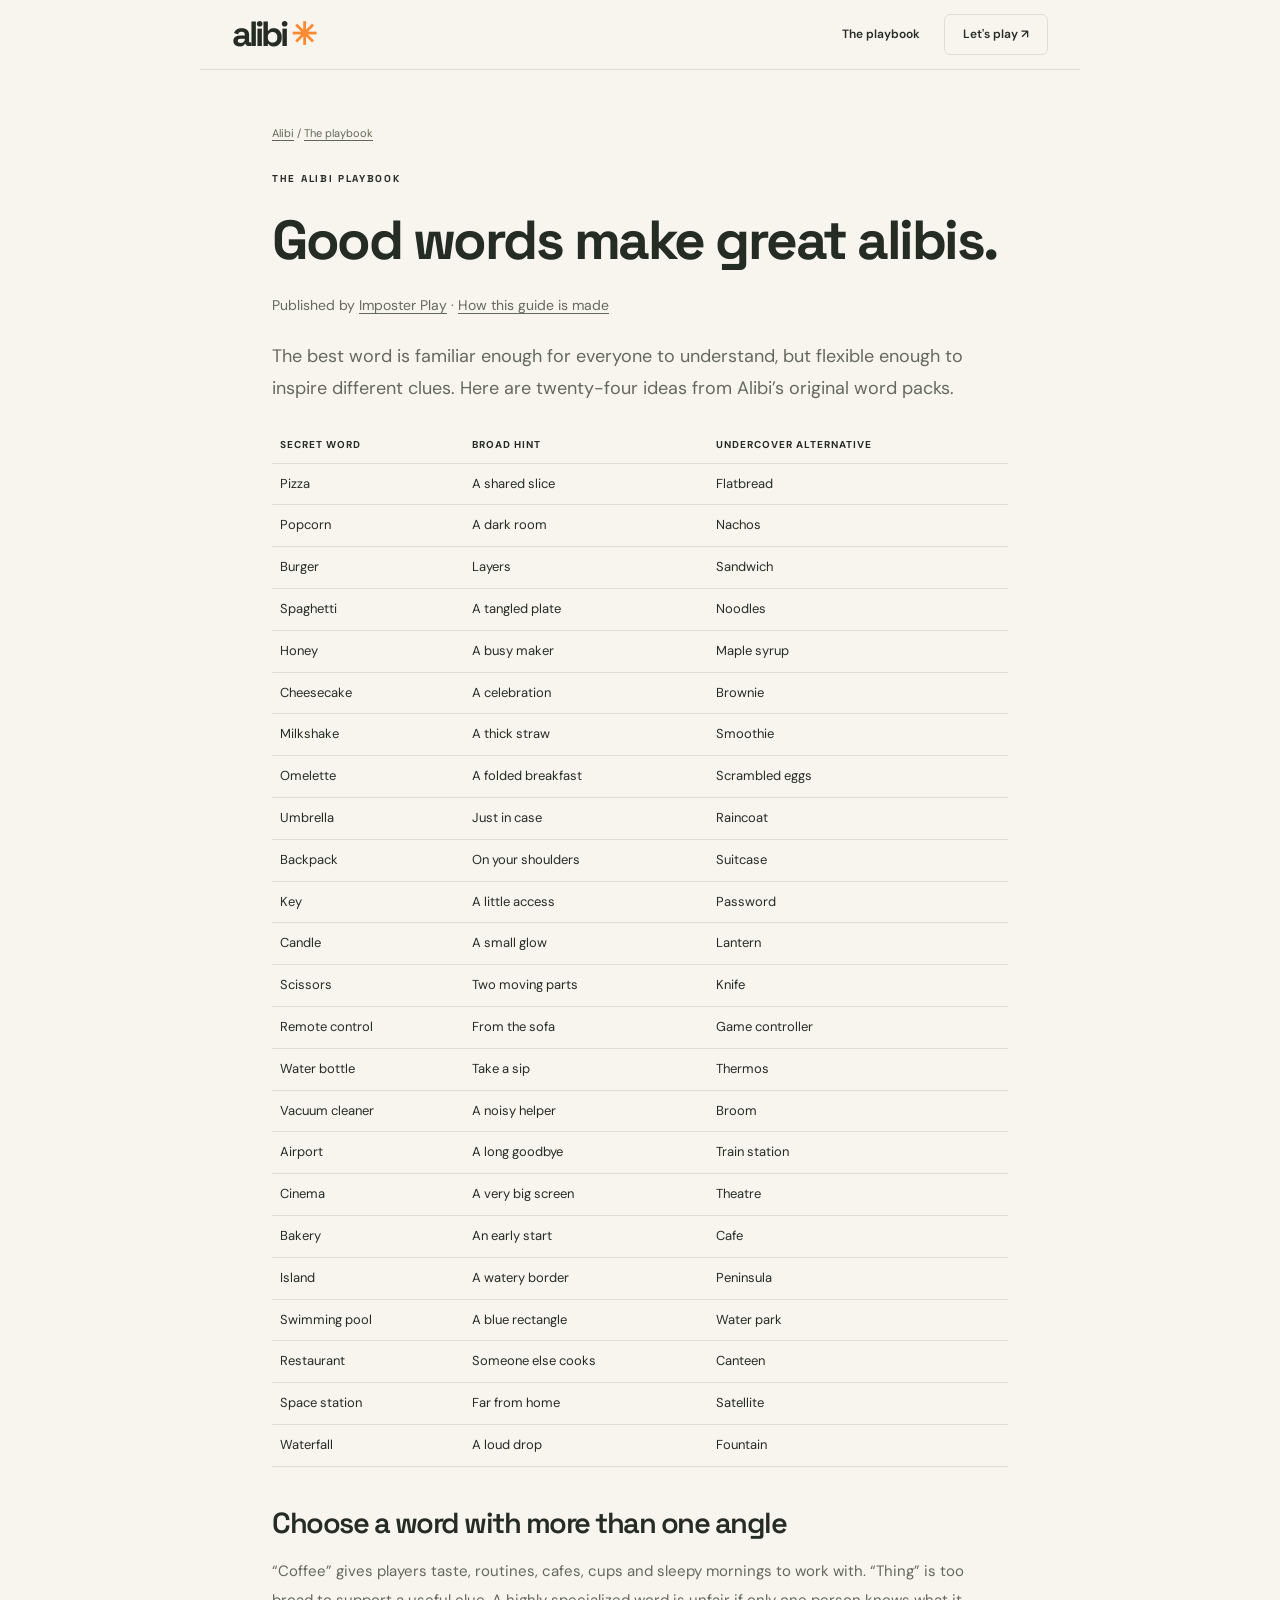
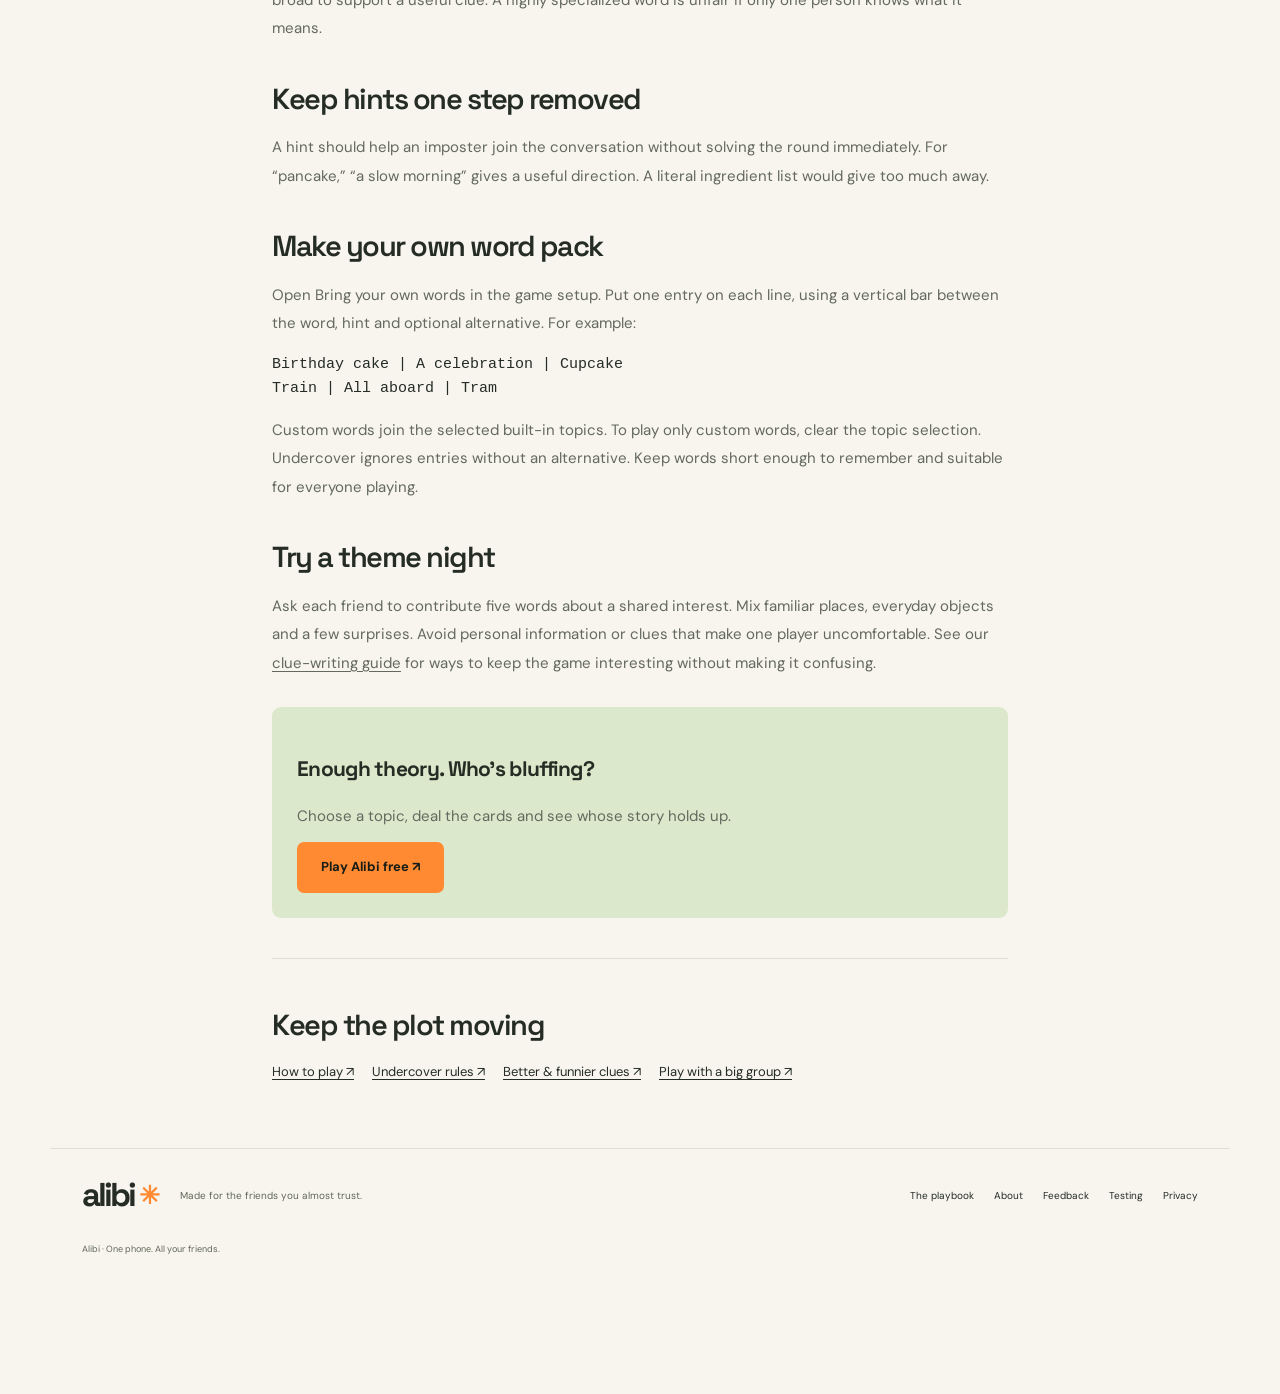
<file: guides/imposter-words/index.html>
<!doctype html><html lang="en"><head><meta charset="utf-8"><meta name="viewport" content="width=device-width,initial-scale=1"><title>Imposter Game Words — 24 Ideas with Hints &amp; Alternatives</title><meta name="description" content="Try 24 original imposter game word ideas with broad hints and related alternatives. Learn how to choose fair words and add your own custom pack in Alibi."><meta name="theme-color" content="#f7f5ed"><meta property="og:title" content="Imposter Game Words — 24 Ideas with Hints &amp; Alternatives"><meta property="og:description" content="Try 24 original imposter game word ideas with broad hints and related alternatives. Learn how to choose fair words and add your own custom pack in Alibi."><meta property="og:type" content="article"><link rel="icon" href="../../assets/icon.svg"><link rel="stylesheet" href="../../assets/style.css"><meta name="google-site-verification" content="fso90cQCU2WFq2EOw1_okmUZXQGyfgW4IBjGCwX9MUk"><meta name="msvalidate.01" content="ADA32A2FC73ADC93B80B1231531C0854"><!-- Google tag (gtag.js) -->
<script async src="https://www.googletagmanager.com/gtag/js?id=G-T2HM5KJT4K"></script>
<script>
  window.dataLayer = window.dataLayer || [];
  function gtag(){dataLayer.push(arguments);}
  gtag('js', new Date());
  gtag('config', 'G-T2HM5KJT4K');
</script><link rel="canonical" href="https://imposterplay.github.io/guides/imposter-words/"><meta property="og:url" content="https://imposterplay.github.io/guides/imposter-words/"><meta property="og:image" content="https://imposterplay.github.io/assets/share-card.png"><meta property="og:image:width" content="1200"><meta property="og:image:height" content="630"><meta property="og:image:alt" content="Alibi: Free Imposter Game. One phone. One secret word. Someone is bluffing."><meta name="twitter:card" content="summary_large_image"><meta name="twitter:image" content="https://imposterplay.github.io/assets/share-card.png"><script type="application/ld+json">{"@context":"https://schema.org","@type":"Article","headline":"Imposter Game Words — 24 Ideas with Hints & Alternatives","name":"Imposter Game Words — 24 Ideas with Hints & Alternatives","url":"https://imposterplay.github.io/guides/imposter-words/","description":"Try 24 original imposter game word ideas with broad hints and related alternatives. Learn how to choose fair words and add your own custom pack in Alibi.","inLanguage":"en","publisher":{"@type":"Organization","@id":"https://imposterplay.github.io/about/#publisher","name":"Imposter Play","url":"https://imposterplay.github.io/about/","member":{"@type":"Person","@id":"https://imposterplay.github.io/about/#zeeshan-sarwar","name":"Zeeshan Sarwar","url":"https://imposterplay.github.io/about/#zeeshan-sarwar","sameAs":["https://www.linkedin.com/in/zeeshan-sarwar-32996a3a/"]}},"author":{"@type":"Organization","@id":"https://imposterplay.github.io/about/#publisher","name":"Imposter Play","url":"https://imposterplay.github.io/about/","member":{"@type":"Person","@id":"https://imposterplay.github.io/about/#zeeshan-sarwar","name":"Zeeshan Sarwar","url":"https://imposterplay.github.io/about/#zeeshan-sarwar","sameAs":["https://www.linkedin.com/in/zeeshan-sarwar-32996a3a/"]}}}</script></head><body><a class="skip-link" href="#main-content">Skip to content</a><header class="site-header wrap"><a class="logo" href="../../">alibi<span class="logo-dot">✳</span></a><nav aria-label="Main navigation"><a href="../../guides/">The playbook</a><a class="nav-play" href="../../#game">Let's play ↗</a></nav></header><main id="main-content" tabindex="-1" class="wrap article-shell"><div class="breadcrumbs"><a href="../../">Alibi</a> / <a href="../../guides/">The playbook</a></div><div class="eyebrow" style="margin-top:28px">THE ALIBI PLAYBOOK</div><h1>Good words make great alibis.</h1><p class="article-byline">Published by <a href="../../about/">Imposter Play</a> · <a href="../../editorial/">How this guide is made</a></p><p class="lead">The best word is familiar enough for everyone to understand, but flexible enough to inspire different clues. Here are twenty-four ideas from Alibi’s original word packs.</p><table class="word-table"><thead><tr><th>Secret word</th><th>Broad hint</th><th>Undercover alternative</th></tr></thead><tbody><tr><td>Pizza</td><td>A shared slice</td><td>Flatbread</td></tr><tr><td>Popcorn</td><td>A dark room</td><td>Nachos</td></tr><tr><td>Burger</td><td>Layers</td><td>Sandwich</td></tr><tr><td>Spaghetti</td><td>A tangled plate</td><td>Noodles</td></tr><tr><td>Honey</td><td>A busy maker</td><td>Maple syrup</td></tr><tr><td>Cheesecake</td><td>A celebration</td><td>Brownie</td></tr><tr><td>Milkshake</td><td>A thick straw</td><td>Smoothie</td></tr><tr><td>Omelette</td><td>A folded breakfast</td><td>Scrambled eggs</td></tr><tr><td>Umbrella</td><td>Just in case</td><td>Raincoat</td></tr><tr><td>Backpack</td><td>On your shoulders</td><td>Suitcase</td></tr><tr><td>Key</td><td>A little access</td><td>Password</td></tr><tr><td>Candle</td><td>A small glow</td><td>Lantern</td></tr><tr><td>Scissors</td><td>Two moving parts</td><td>Knife</td></tr><tr><td>Remote control</td><td>From the sofa</td><td>Game controller</td></tr><tr><td>Water bottle</td><td>Take a sip</td><td>Thermos</td></tr><tr><td>Vacuum cleaner</td><td>A noisy helper</td><td>Broom</td></tr><tr><td>Airport</td><td>A long goodbye</td><td>Train station</td></tr><tr><td>Cinema</td><td>A very big screen</td><td>Theatre</td></tr><tr><td>Bakery</td><td>An early start</td><td>Cafe</td></tr><tr><td>Island</td><td>A watery border</td><td>Peninsula</td></tr><tr><td>Swimming pool</td><td>A blue rectangle</td><td>Water park</td></tr><tr><td>Restaurant</td><td>Someone else cooks</td><td>Canteen</td></tr><tr><td>Space station</td><td>Far from home</td><td>Satellite</td></tr><tr><td>Waterfall</td><td>A loud drop</td><td>Fountain</td></tr></tbody></table><h2>Choose a word with more than one angle</h2><p>“Coffee” gives players taste, routines, cafes, cups and sleepy mornings to work with. “Thing” is too broad to support a useful clue. A highly specialized word is unfair if only one person knows what it means.</p><h2>Keep hints one step removed</h2><p>A hint should help an imposter join the conversation without solving the round immediately. For “pancake,” “a slow morning” gives a useful direction. A literal ingredient list would give too much away.</p><h2>Make your own word pack</h2><p>Open Bring your own words in the game setup. Put one entry on each line, using a vertical bar between the word, hint and optional alternative. For example:</p><pre>Birthday cake | A celebration | Cupcake
Train | All aboard | Tram</pre><p>Custom words join the selected built-in topics. To play only custom words, clear the topic selection. Undercover ignores entries without an alternative. Keep words short enough to remember and suitable for everyone playing.</p><h2>Try a theme night</h2><p>Ask each friend to contribute five words about a shared interest. Mix familiar places, everyday objects and a few surprises. Avoid personal information or clues that make one player uncomfortable. See our <a href="../funny-clues/">clue-writing guide</a> for ways to keep the game interesting without making it confusing.</p><aside class="article-callout"><h3>Enough theory. Who’s bluffing?</h3><p>Choose a topic, deal the cards and see whose story holds up.</p><a class="primary" href="../../#game">Play Alibi free ↗</a></aside><section class="article-related"><h2>Keep the plot moving</h2><a href="../how-to-play/">How to play ↗</a><a href="../undercover/">Undercover rules ↗</a><a href="../funny-clues/">Better & funnier clues ↗</a><a href="../party-game-for-groups/">Play with a big group ↗</a></section></main><footer class="site-footer wrap"><a class="logo" href="../../">alibi<span class="logo-dot">✳</span></a><p>Made for the friends you almost trust.</p><div><a href="../../guides/">The playbook</a><a href="../../about/">About</a><a href="../../contact/">Feedback</a><a href="../../testing/">Testing</a><a href="../../privacy/">Privacy</a></div><small>Alibi · One phone. All your friends.</small></footer></body></html>
</file>
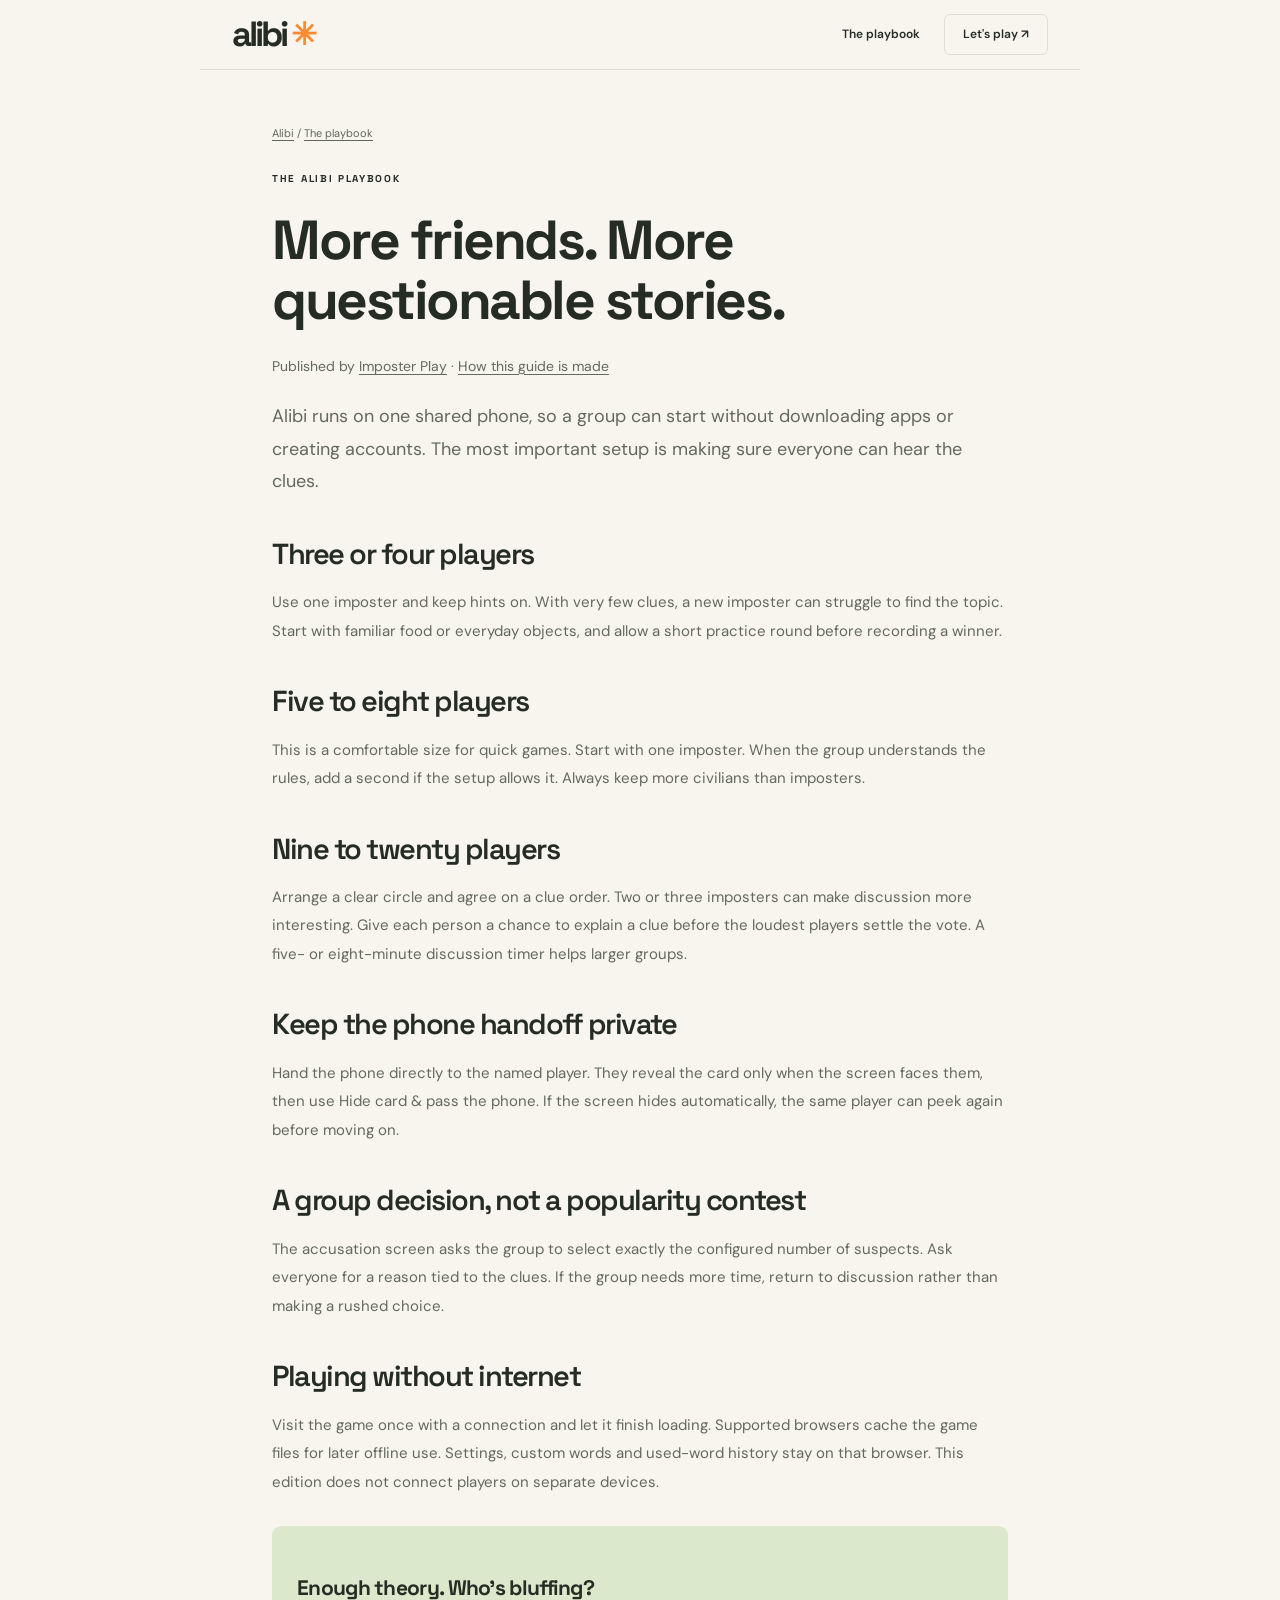
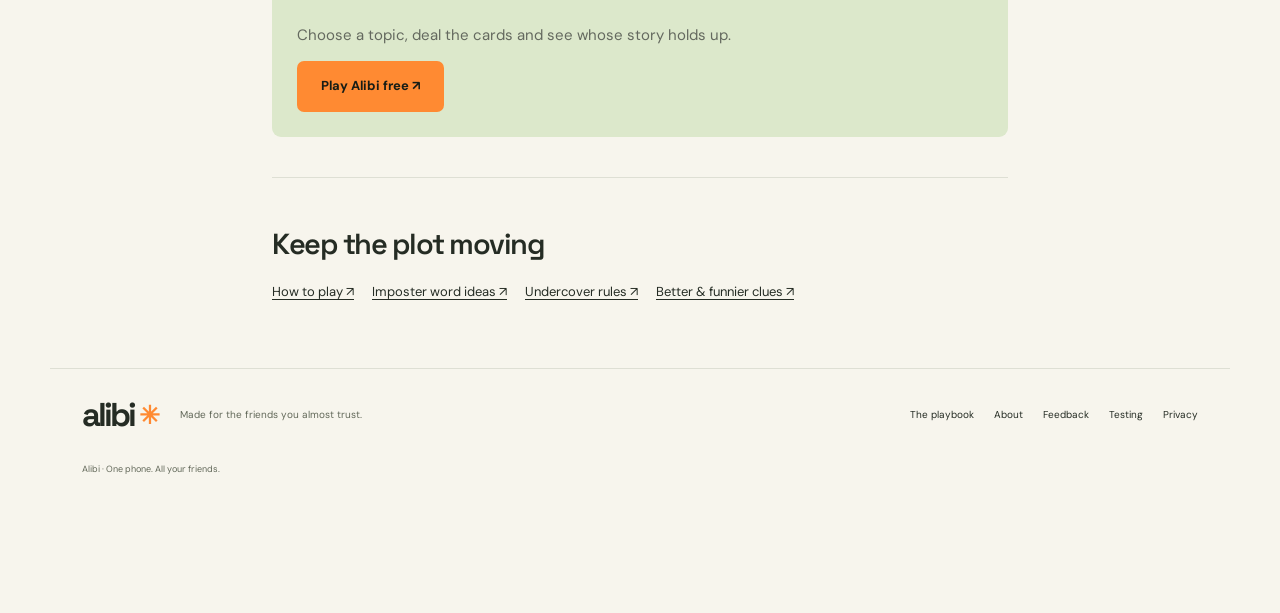
<file: guides/party-game-for-groups/index.html>
<!doctype html><html lang="en"><head><meta charset="utf-8"><meta name="viewport" content="width=device-width,initial-scale=1"><title>An Imposter Party Game for 3–20 Players — Group Night Guide</title><meta name="description" content="Plan a game of Alibi for three to twenty people. Choose fair imposter counts, keep clues moving and make a large-group party game work on one phone."><meta name="theme-color" content="#f7f5ed"><meta property="og:title" content="An Imposter Party Game for 3–20 Players — Group Night Guide"><meta property="og:description" content="Plan a game of Alibi for three to twenty people. Choose fair imposter counts, keep clues moving and make a large-group party game work on one phone."><meta property="og:type" content="article"><link rel="icon" href="../../assets/icon.svg"><link rel="stylesheet" href="../../assets/style.css"><meta name="google-site-verification" content="fso90cQCU2WFq2EOw1_okmUZXQGyfgW4IBjGCwX9MUk"><meta name="msvalidate.01" content="ADA32A2FC73ADC93B80B1231531C0854"><!-- Google tag (gtag.js) -->
<script async src="https://www.googletagmanager.com/gtag/js?id=G-T2HM5KJT4K"></script>
<script>
  window.dataLayer = window.dataLayer || [];
  function gtag(){dataLayer.push(arguments);}
  gtag('js', new Date());
  gtag('config', 'G-T2HM5KJT4K');
</script><link rel="canonical" href="https://imposterplay.github.io/guides/party-game-for-groups/"><meta property="og:url" content="https://imposterplay.github.io/guides/party-game-for-groups/"><meta property="og:image" content="https://imposterplay.github.io/assets/share-card.png"><meta property="og:image:width" content="1200"><meta property="og:image:height" content="630"><meta property="og:image:alt" content="Alibi: Free Imposter Game. One phone. One secret word. Someone is bluffing."><meta name="twitter:card" content="summary_large_image"><meta name="twitter:image" content="https://imposterplay.github.io/assets/share-card.png"><script type="application/ld+json">{"@context":"https://schema.org","@type":"Article","headline":"An Imposter Party Game for 3–20 Players — Group Night Guide","name":"An Imposter Party Game for 3–20 Players — Group Night Guide","url":"https://imposterplay.github.io/guides/party-game-for-groups/","description":"Plan a game of Alibi for three to twenty people. Choose fair imposter counts, keep clues moving and make a large-group party game work on one phone.","inLanguage":"en","publisher":{"@type":"Organization","@id":"https://imposterplay.github.io/about/#publisher","name":"Imposter Play","url":"https://imposterplay.github.io/about/","member":{"@type":"Person","@id":"https://imposterplay.github.io/about/#zeeshan-sarwar","name":"Zeeshan Sarwar","url":"https://imposterplay.github.io/about/#zeeshan-sarwar","sameAs":["https://www.linkedin.com/in/zeeshan-sarwar-32996a3a/"]}},"author":{"@type":"Organization","@id":"https://imposterplay.github.io/about/#publisher","name":"Imposter Play","url":"https://imposterplay.github.io/about/","member":{"@type":"Person","@id":"https://imposterplay.github.io/about/#zeeshan-sarwar","name":"Zeeshan Sarwar","url":"https://imposterplay.github.io/about/#zeeshan-sarwar","sameAs":["https://www.linkedin.com/in/zeeshan-sarwar-32996a3a/"]}}}</script></head><body><a class="skip-link" href="#main-content">Skip to content</a><header class="site-header wrap"><a class="logo" href="../../">alibi<span class="logo-dot">✳</span></a><nav aria-label="Main navigation"><a href="../../guides/">The playbook</a><a class="nav-play" href="../../#game">Let's play ↗</a></nav></header><main id="main-content" tabindex="-1" class="wrap article-shell"><div class="breadcrumbs"><a href="../../">Alibi</a> / <a href="../../guides/">The playbook</a></div><div class="eyebrow" style="margin-top:28px">THE ALIBI PLAYBOOK</div><h1>More friends. More questionable stories.</h1><p class="article-byline">Published by <a href="../../about/">Imposter Play</a> · <a href="../../editorial/">How this guide is made</a></p><p class="lead">Alibi runs on one shared phone, so a group can start without downloading apps or creating accounts. The most important setup is making sure everyone can hear the clues.</p><h2>Three or four players</h2><p>Use one imposter and keep hints on. With very few clues, a new imposter can struggle to find the topic. Start with familiar food or everyday objects, and allow a short practice round before recording a winner.</p><h2>Five to eight players</h2><p>This is a comfortable size for quick games. Start with one imposter. When the group understands the rules, add a second if the setup allows it. Always keep more civilians than imposters.</p><h2>Nine to twenty players</h2><p>Arrange a clear circle and agree on a clue order. Two or three imposters can make discussion more interesting. Give each person a chance to explain a clue before the loudest players settle the vote. A five- or eight-minute discussion timer helps larger groups.</p><h2>Keep the phone handoff private</h2><p>Hand the phone directly to the named player. They reveal the card only when the screen faces them, then use Hide card &amp; pass the phone. If the screen hides automatically, the same player can peek again before moving on.</p><h2>A group decision, not a popularity contest</h2><p>The accusation screen asks the group to select exactly the configured number of suspects. Ask everyone for a reason tied to the clues. If the group needs more time, return to discussion rather than making a rushed choice.</p><h2>Playing without internet</h2><p>Visit the game once with a connection and let it finish loading. Supported browsers cache the game files for later offline use. Settings, custom words and used-word history stay on that browser. This edition does not connect players on separate devices.</p><aside class="article-callout"><h3>Enough theory. Who’s bluffing?</h3><p>Choose a topic, deal the cards and see whose story holds up.</p><a class="primary" href="../../#game">Play Alibi free ↗</a></aside><section class="article-related"><h2>Keep the plot moving</h2><a href="../how-to-play/">How to play ↗</a><a href="../imposter-words/">Imposter word ideas ↗</a><a href="../undercover/">Undercover rules ↗</a><a href="../funny-clues/">Better & funnier clues ↗</a></section></main><footer class="site-footer wrap"><a class="logo" href="../../">alibi<span class="logo-dot">✳</span></a><p>Made for the friends you almost trust.</p><div><a href="../../guides/">The playbook</a><a href="../../about/">About</a><a href="../../contact/">Feedback</a><a href="../../testing/">Testing</a><a href="../../privacy/">Privacy</a></div><small>Alibi · One phone. All your friends.</small></footer></body></html>
</file>
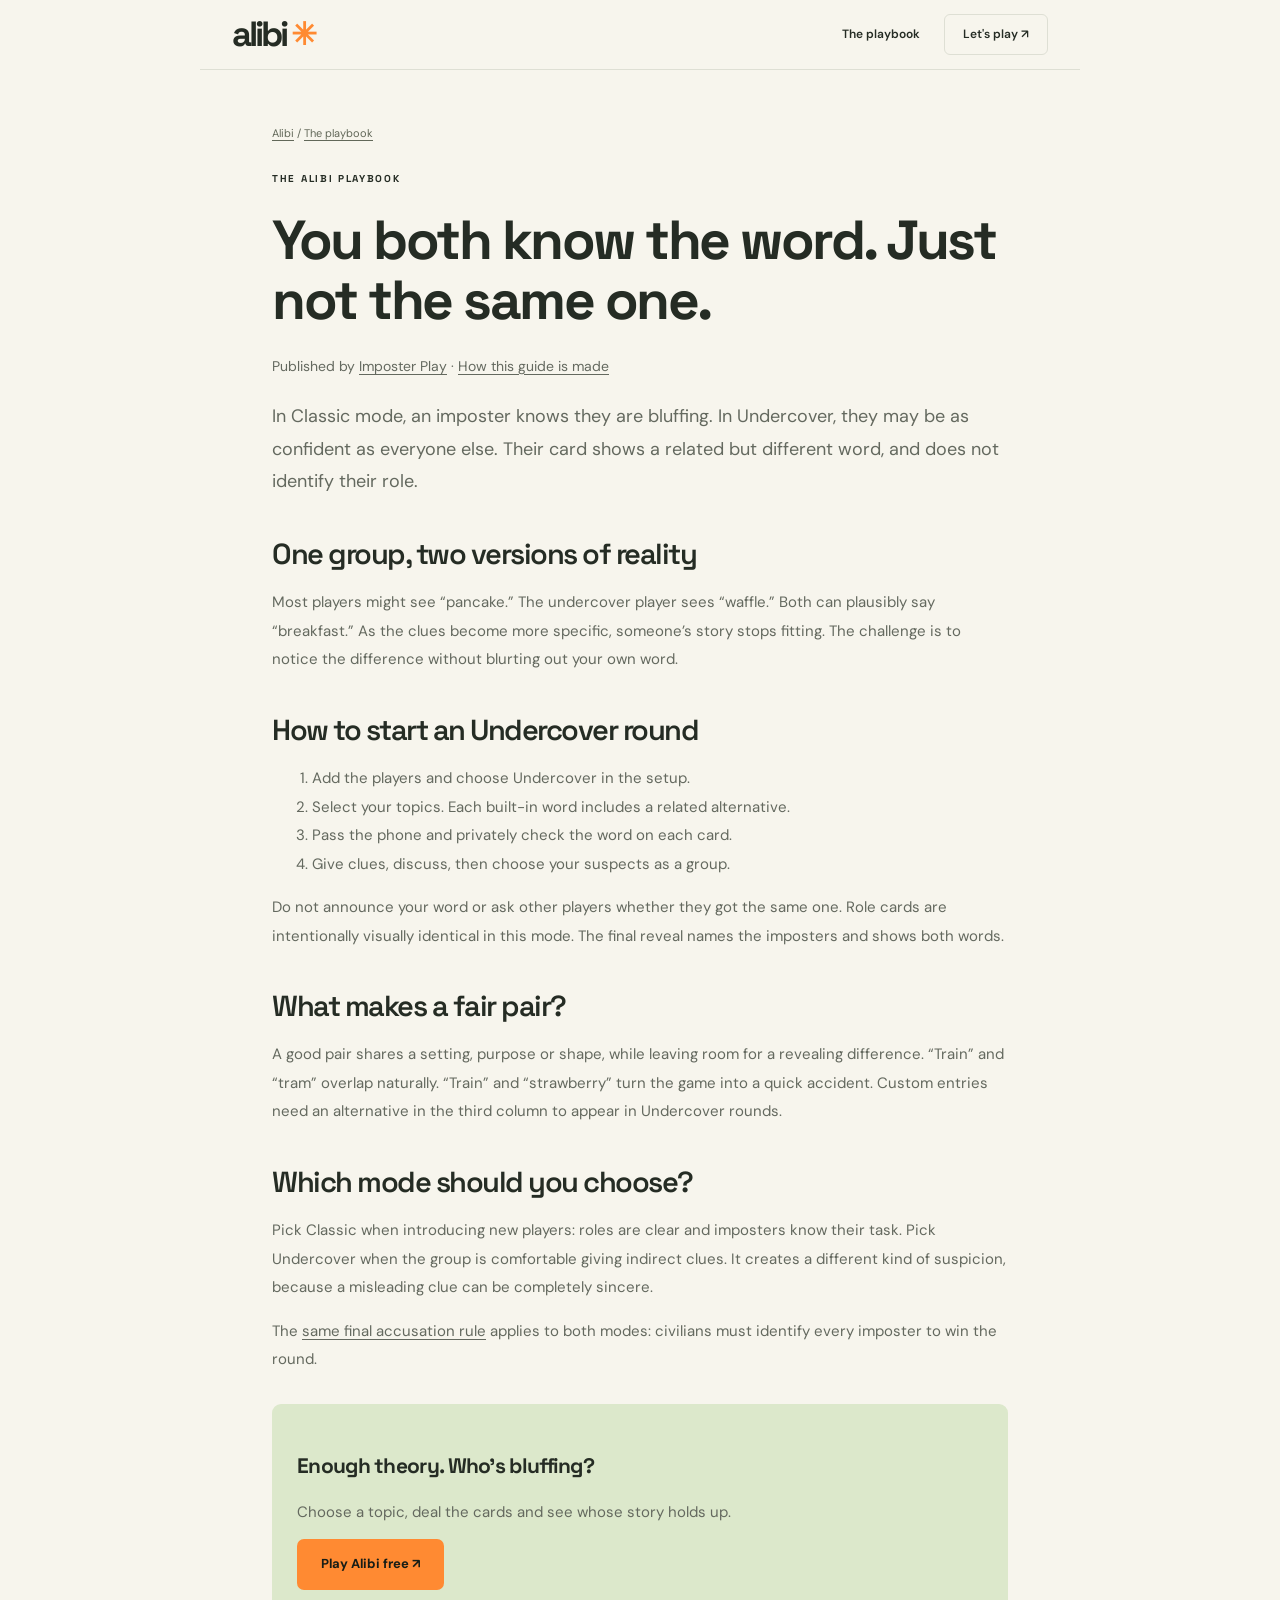
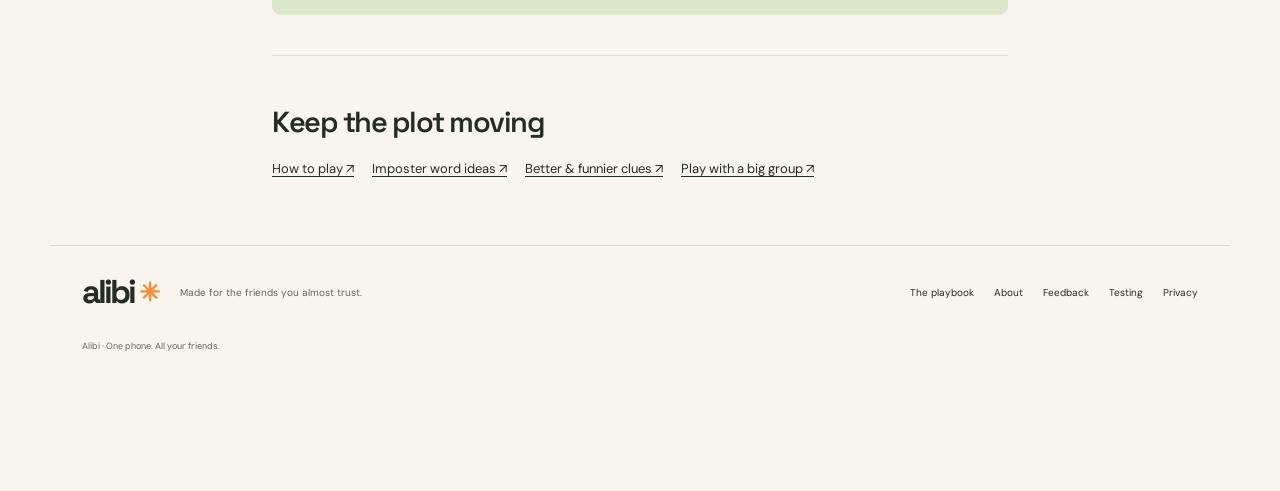
<file: guides/undercover/index.html>
<!doctype html><html lang="en"><head><meta charset="utf-8"><meta name="viewport" content="width=device-width,initial-scale=1"><title>Undercover Word Game Rules — Play Alibi’s Secret Twist</title><meta name="description" content="Learn how Alibi’s Undercover mode works: related secret words, hidden roles and subtle clues. A fresh twist on the classic imposter party game."><meta name="theme-color" content="#f7f5ed"><meta property="og:title" content="Undercover Word Game Rules — Play Alibi’s Secret Twist"><meta property="og:description" content="Learn how Alibi’s Undercover mode works: related secret words, hidden roles and subtle clues. A fresh twist on the classic imposter party game."><meta property="og:type" content="article"><link rel="icon" href="../../assets/icon.svg"><link rel="stylesheet" href="../../assets/style.css"><meta name="google-site-verification" content="fso90cQCU2WFq2EOw1_okmUZXQGyfgW4IBjGCwX9MUk"><meta name="msvalidate.01" content="ADA32A2FC73ADC93B80B1231531C0854"><!-- Google tag (gtag.js) -->
<script async src="https://www.googletagmanager.com/gtag/js?id=G-T2HM5KJT4K"></script>
<script>
  window.dataLayer = window.dataLayer || [];
  function gtag(){dataLayer.push(arguments);}
  gtag('js', new Date());
  gtag('config', 'G-T2HM5KJT4K');
</script><link rel="canonical" href="https://imposterplay.github.io/guides/undercover/"><meta property="og:url" content="https://imposterplay.github.io/guides/undercover/"><meta property="og:image" content="https://imposterplay.github.io/assets/share-card.png"><meta property="og:image:width" content="1200"><meta property="og:image:height" content="630"><meta property="og:image:alt" content="Alibi: Free Imposter Game. One phone. One secret word. Someone is bluffing."><meta name="twitter:card" content="summary_large_image"><meta name="twitter:image" content="https://imposterplay.github.io/assets/share-card.png"><script type="application/ld+json">{"@context":"https://schema.org","@type":"Article","headline":"Undercover Word Game Rules — Play Alibi’s Secret Twist","name":"Undercover Word Game Rules — Play Alibi’s Secret Twist","url":"https://imposterplay.github.io/guides/undercover/","description":"Learn how Alibi’s Undercover mode works: related secret words, hidden roles and subtle clues. A fresh twist on the classic imposter party game.","inLanguage":"en","publisher":{"@type":"Organization","@id":"https://imposterplay.github.io/about/#publisher","name":"Imposter Play","url":"https://imposterplay.github.io/about/","member":{"@type":"Person","@id":"https://imposterplay.github.io/about/#zeeshan-sarwar","name":"Zeeshan Sarwar","url":"https://imposterplay.github.io/about/#zeeshan-sarwar","sameAs":["https://www.linkedin.com/in/zeeshan-sarwar-32996a3a/"]}},"author":{"@type":"Organization","@id":"https://imposterplay.github.io/about/#publisher","name":"Imposter Play","url":"https://imposterplay.github.io/about/","member":{"@type":"Person","@id":"https://imposterplay.github.io/about/#zeeshan-sarwar","name":"Zeeshan Sarwar","url":"https://imposterplay.github.io/about/#zeeshan-sarwar","sameAs":["https://www.linkedin.com/in/zeeshan-sarwar-32996a3a/"]}}}</script></head><body><a class="skip-link" href="#main-content">Skip to content</a><header class="site-header wrap"><a class="logo" href="../../">alibi<span class="logo-dot">✳</span></a><nav aria-label="Main navigation"><a href="../../guides/">The playbook</a><a class="nav-play" href="../../#game">Let's play ↗</a></nav></header><main id="main-content" tabindex="-1" class="wrap article-shell"><div class="breadcrumbs"><a href="../../">Alibi</a> / <a href="../../guides/">The playbook</a></div><div class="eyebrow" style="margin-top:28px">THE ALIBI PLAYBOOK</div><h1>You both know the word. Just not the same one.</h1><p class="article-byline">Published by <a href="../../about/">Imposter Play</a> · <a href="../../editorial/">How this guide is made</a></p><p class="lead">In Classic mode, an imposter knows they are bluffing. In Undercover, they may be as confident as everyone else. Their card shows a related but different word, and does not identify their role.</p><h2>One group, two versions of reality</h2><p>Most players might see “pancake.” The undercover player sees “waffle.” Both can plausibly say “breakfast.” As the clues become more specific, someone’s story stops fitting. The challenge is to notice the difference without blurting out your own word.</p><h2>How to start an Undercover round</h2><ol><li>Add the players and choose Undercover in the setup.</li><li>Select your topics. Each built-in word includes a related alternative.</li><li>Pass the phone and privately check the word on each card.</li><li>Give clues, discuss, then choose your suspects as a group.</li></ol><p>Do not announce your word or ask other players whether they got the same one. Role cards are intentionally visually identical in this mode. The final reveal names the imposters and shows both words.</p><h2>What makes a fair pair?</h2><p>A good pair shares a setting, purpose or shape, while leaving room for a revealing difference. “Train” and “tram” overlap naturally. “Train” and “strawberry” turn the game into a quick accident. Custom entries need an alternative in the third column to appear in Undercover rounds.</p><h2>Which mode should you choose?</h2><p>Pick Classic when introducing new players: roles are clear and imposters know their task. Pick Undercover when the group is comfortable giving indirect clues. It creates a different kind of suspicion, because a misleading clue can be completely sincere.</p><p>The <a href="../how-to-play/">same final accusation rule</a> applies to both modes: civilians must identify every imposter to win the round.</p><aside class="article-callout"><h3>Enough theory. Who’s bluffing?</h3><p>Choose a topic, deal the cards and see whose story holds up.</p><a class="primary" href="../../#game">Play Alibi free ↗</a></aside><section class="article-related"><h2>Keep the plot moving</h2><a href="../how-to-play/">How to play ↗</a><a href="../imposter-words/">Imposter word ideas ↗</a><a href="../funny-clues/">Better & funnier clues ↗</a><a href="../party-game-for-groups/">Play with a big group ↗</a></section></main><footer class="site-footer wrap"><a class="logo" href="../../">alibi<span class="logo-dot">✳</span></a><p>Made for the friends you almost trust.</p><div><a href="../../guides/">The playbook</a><a href="../../about/">About</a><a href="../../contact/">Feedback</a><a href="../../testing/">Testing</a><a href="../../privacy/">Privacy</a></div><small>Alibi · One phone. All your friends.</small></footer></body></html>
</file>
<file: assets/style.css>
@import url('https://fonts.googleapis.com/css2?family=DM+Sans:wght@400;500;600;700&family=Space+Grotesk:wght@400;500;600;700&display=swap');
:root{--paper:#f7f5ed;--ink:#252c24;--muted:#626859;--orange:#ff8a32;--line:#dedfd4;--green:#dce8cb;--yellow:#f6e49a;--pink:#ead6df;--display:'Space Grotesk',sans-serif;--body:'DM Sans',sans-serif}*{box-sizing:border-box}html{scroll-behavior:smooth;scroll-padding-top:30px}body{margin:0;background:var(--paper);color:var(--ink);font-family:var(--body);font-size:15px;line-height:1.6}button,input,select,textarea{font:inherit}button,a,input,select,textarea,summary{-webkit-tap-highlight-color:transparent}button,a,summary{touch-action:manipulation}button{cursor:pointer}a{color:inherit;text-decoration:none}button:disabled{cursor:not-allowed;opacity:.45}button:focus-visible,a:focus-visible,summary:focus-visible,input:focus-visible,select:focus-visible,textarea:focus-visible{outline:3px solid #9e67d5;outline-offset:4px}button{color:inherit}h1,h2,h3,p{margin-top:0}h1,h2,h3{font-family:var(--display);line-height:1.12;letter-spacing:-1.5px}h2{font-size:36px;font-weight:600;margin-bottom:0}h3{font-size:21px;letter-spacing:-.7px}p{color:var(--muted)}.wrap{max-width:1180px;margin:0 auto;padding-left:32px;padding-right:32px}.site-header{height:107px;display:flex;align-items:center;justify-content:space-between;border-bottom:1px solid var(--line)}.logo{font-family:var(--display);font-weight:700;font-size:43px;letter-spacing:-3px;line-height:1;display:inline-flex;align-items:center}.logo-dot{color:var(--orange);font-size:31px;letter-spacing:0;margin-left:5px}.site-header nav{display:flex;align-items:center;gap:35px;font-size:13px;font-weight:600}.site-header nav a:hover,.text-link:hover{color:var(--orange)}.nav-play{border:1px solid var(--line);padding:10px 18px;border-radius:6px}.nav-play span{margin-left:20px}.hero{min-height:525px;display:grid;grid-template-columns:1.1fr 1fr;align-items:center;padding-top:57px;padding-bottom:70px}.eyebrow{font-family:var(--display);font-size:10px;letter-spacing:1.7px;font-weight:700;display:flex;align-items:center;gap:9px;margin-bottom:23px}.live-dot{width:7px;height:7px;display:inline-block;background:var(--orange);border-radius:50%}.hero h1{font-size:70px;line-height:1.04;font-weight:600;letter-spacing:-4.5px;position:relative;margin-bottom:27px;max-width:600px}.hero h1>span{color:var(--orange)}.scribble{width:244px;height:16px;position:absolute;left:0;bottom:-14px;fill:none;stroke:var(--orange);stroke-width:2;stroke-linecap:round}.hero-description{font-size:16px;line-height:1.7;margin-bottom:24px}.primary,.secondary{display:inline-flex;align-items:center;justify-content:center;gap:22px;padding:15px 24px;border:0;border-radius:7px;font-size:13px;font-weight:700;min-height:50px;transition:background .15s,transform .15s}.primary{background:var(--orange);color:#fff}.primary:hover{background:#db4a26;transform:translateY(-1px)}.secondary{background:transparent;border:1px solid var(--line)}.secondary:hover{background:#eae9df}.hero-cta{min-width:210px}.hero-facts{display:flex;gap:16px;font-size:10px;color:var(--muted);margin-top:20px}.hero-art{height:375px;position:relative}.art-orbit{border:1px dashed #d1d3c6;position:absolute;border-radius:50%;width:355px;height:355px;left:70px;top:10px}.orbit-two{width:265px;height:265px;left:115px;top:55px}.character-card{position:absolute;width:182px;height:248px;border:1px solid var(--ink);border-radius:13px;display:flex;flex-direction:column;align-items:center;padding:25px 15px;box-shadow:5px 6px 0 #252c2412}.card-back{background:var(--green);transform:rotate(-15deg);left:60px;top:36px}.card-front{background:var(--orange);color:#fff8e9;transform:rotate(12deg);left:245px;top:95px;z-index:1}.tiny-label{font-size:8px;letter-spacing:1.8px;font-weight:700}.lemon{font-size:69px;margin:14px 0;line-height:1.2}.character-card strong{font-family:var(--display);font-size:28px;letter-spacing:-1px}.card-note{font-size:9px;margin-top:5px;opacity:.7}.suspect-face{position:relative;width:103px;height:80px;margin:25px 0 17px}.suspect-face i{position:absolute;width:31px;height:38px;border-radius:50%;background:var(--paper);top:3px;left:14px;transform:rotate(10deg)}.suspect-face i:nth-child(2){left:58px;transform:rotate(-10deg)}.suspect-face i:after{content:'';position:absolute;width:11px;height:16px;left:13px;top:10px;border-radius:50%;background:var(--ink)}.suspect-face span{position:absolute;width:36px;height:10px;border-bottom:3px solid var(--paper);border-radius:50%;top:57px;left:36px;transform:rotate(-10deg)}.floating-note{position:absolute;background:var(--paper);font-size:8px;letter-spacing:1px;padding:9px 13px;border:1px solid var(--line);border-radius:5px;z-index:2;box-shadow:2px 3px 0 #252c2409}.note-top{top:6px;left:241px;transform:rotate(6deg)}.note-bottom{bottom:0;left:98px;transform:rotate(-5deg);display:flex;align-items:center;gap:8px}.note-bottom .live-dot{background:#79a464;width:5px;height:5px}.art-spark{position:absolute;font-size:43px}.spark-one{top:12px;left:11px;color:var(--orange)}.spark-two{right:-2px;bottom:20px;font-size:60px;color:var(--ink)}.ticker{border-top:1px solid var(--line);border-bottom:1px solid var(--line);overflow:hidden;height:48px;display:flex;align-items:center}.ticker>div{white-space:nowrap;font-family:var(--display);letter-spacing:2px;font-size:10px;font-weight:600;min-width:100%;text-align:center}.ticker span{color:var(--orange);padding:0 36px;font-size:20px;vertical-align:middle}.game-section{padding-top:64px;padding-bottom:62px}.section-intro{display:flex;justify-content:space-between;align-items:flex-end;margin-bottom:30px;gap:24px}.section-intro .eyebrow{margin-bottom:12px;color:var(--muted)}.section-intro>p{font-size:12px;line-height:1.7;margin:0}.setup-layout{display:grid;grid-template-columns:1.34fr 1fr;gap:20px;align-items:start}.setup-main{display:grid;gap:20px}.panel{background:#fffefa;border:1px solid var(--line);border-radius:10px;padding:26px}.panel-heading{display:flex;align-items:center;justify-content:space-between;margin-bottom:22px;gap:10px}.panel-heading h3{display:flex;gap:10px;align-items:center;font-size:17px;letter-spacing:-.5px;margin:0}.step-circle{border:1px solid var(--line);border-radius:50%;width:25px;height:25px;display:inline-flex;align-items:center;justify-content:center;font-size:11px;flex-shrink:0}.small-pill{border:1px solid var(--line);border-radius:20px;padding:3px 9px;font-size:9px;color:var(--muted);white-space:nowrap}.player-inputs{display:grid;grid-template-columns:1fr 1fr;gap:10px}.player-field{display:flex;align-items:center;background:var(--paper);border:1px solid transparent;border-radius:6px;padding:8px 9px;gap:8px;min-width:0}.player-field:focus-within{border-color:var(--orange)}.player-avatar{width:27px;height:27px;display:flex;align-items:center;justify-content:center;font-size:13px;border-radius:50%;flex-shrink:0;background:var(--green)}.player-field:nth-child(3n+2) .player-avatar{background:var(--pink)}.player-field:nth-child(3n+3) .player-avatar{background:var(--yellow)}.player-field input{background:none;border:0;outline:0;width:100%;min-width:0;font-size:12px}.remove-player{font-size:16px;background:none;border:0;opacity:.45;padding:3px;line-height:1}.remove-player:hover{color:var(--orange);opacity:1}.text-button{border:0;background:none;padding:0;font-size:11px;font-weight:600;text-decoration:underline;text-underline-offset:3px}.add-player{margin-top:16px;color:var(--orange);text-decoration:none}.micro{font-size:10px;color:var(--muted);margin:10px 0 0;line-height:1.6}.category-grid{display:grid;grid-template-columns:repeat(3,1fr);gap:9px}.category-option{position:relative;text-align:left;border:1px solid var(--line);background:transparent;border-radius:7px;padding:13px 11px;min-height:85px;display:flex;flex-direction:column;gap:8px;font-size:10px;font-weight:600}.category-option>span:first-child{font-size:21px;line-height:1}.category-option[aria-pressed=true]{border-color:#8b9b72;background:#eff3e8}.category-option[aria-pressed=true]:after{content:'✓';position:absolute;right:8px;top:8px;font-size:10px;color:#54733f}.category-option:hover{border-color:var(--orange)}details>summary{list-style:none;cursor:pointer}details>summary::-webkit-details-marker{display:none}.custom-words{margin-top:20px;border-top:1px solid var(--line);padding-top:16px}.custom-words summary{font-size:11px;display:flex;justify-content:space-between}.custom-words label{display:block;font-size:10px;margin:16px 0 7px;color:var(--muted)}textarea{background:var(--paper);border:1px solid var(--line);border-radius:5px;resize:vertical;width:100%;padding:10px;font-size:12px}.mode-field{border:0;padding:0;margin:0 0 24px}.mode-field legend{font-size:9px;font-weight:700;letter-spacing:1.6px;margin-bottom:12px}.mode-option{position:relative;display:flex;align-items:center;justify-content:space-between;gap:8px;border:1px solid var(--line);border-radius:6px;padding:12px;margin-bottom:8px;cursor:pointer}.mode-option.selected{border-color:var(--ink);background:var(--paper)}.mode-option strong{display:block;font-size:12px}.mode-option small{font-size:10px;color:var(--muted)}.mode-option input{position:absolute;opacity:0;width:100%;height:100%;inset:0;margin:0;cursor:pointer}.radio-dot{border:1px solid var(--line);width:14px;height:14px;border-radius:50%;flex-shrink:0}.selected .radio-dot{border:4px solid var(--ink)}.mode-option:focus-within{outline:2px solid #9e67d5;outline-offset:2px}.setting-row{display:flex;align-items:center;justify-content:space-between;padding:17px 0;border-top:1px solid var(--line);gap:14px}.setting-row label{display:block;font-size:12px;font-weight:600}.setting-row small{display:block;font-size:9px;color:var(--muted);margin-top:3px}.stepper{display:flex;align-items:center;gap:13px}.stepper button{border:1px solid var(--line);background:var(--paper);height:27px;width:27px;border-radius:50%;font-size:14px;padding:0}.stepper output{font-size:12px;font-weight:600}.switch{appearance:none;width:33px;height:19px;border-radius:15px;background:#d9dcd2;position:relative;cursor:pointer;flex-shrink:0;transition:background .2s}.switch:after{content:'';position:absolute;background:white;height:13px;width:13px;left:3px;top:3px;border-radius:50%;box-shadow:0 1px 2px #0002;transition:left .2s}.switch:checked{background:var(--ink)}.switch:checked:after{left:17px}.setting-row select{font-size:11px;background:var(--paper);border:1px solid var(--line);padding:7px 8px;border-radius:4px;color:var(--ink)}.round-summary{background:var(--paper);border-radius:6px;padding:14px 16px;margin-top:12px}.round-summary>span{font-size:8px;letter-spacing:1.6px;color:var(--muted)}.round-summary p{font-size:11px;color:var(--ink);line-height:1.6;margin:5px 0 0}.start-button{width:100%;justify-content:space-between;margin-top:15px}.privacy-note{text-align:center;color:var(--muted);font-size:9px;margin-top:12px}.error{color:#b03525;font-size:12px;margin:10px 0 0}.error:empty{display:none}.how-section{padding-top:35px;padding-bottom:70px}.text-link{font-size:11px;font-weight:600;text-decoration:underline;text-underline-offset:5px;white-space:nowrap}.steps{display:grid;grid-template-columns:repeat(3,1fr);gap:35px;margin-top:44px}.steps article{position:relative;padding-top:6px}.big-step{position:absolute;right:5px;top:0;font-family:var(--display);font-size:44px;color:#e1e2d7;line-height:1}.step-icon{font-size:32px;line-height:1.5;margin-bottom:16px}.steps h3{font-size:20px;margin-bottom:12px}.steps p{font-size:12px;line-height:1.85;max-width:285px;margin-bottom:0}.playbook-section{padding-top:42px;padding-bottom:65px;border-top:1px solid var(--line)}.guide-cards{display:grid;grid-template-columns:repeat(3,1fr);gap:18px}.guide-card{display:block;position:relative;border:1px solid #252c2415;border-radius:9px;min-height:294px;padding:25px;transition:transform .2s}.guide-card:hover{transform:translateY(-5px)}.guide-yellow{background:var(--yellow)}.guide-green{background:var(--green)}.guide-pink{background:var(--pink)}.guide-type{font-size:8px;letter-spacing:1.8px;font-weight:700}.guide-emoji{font-size:37px;margin:20px 0 17px;line-height:1}.guide-card h3{font-size:26px;letter-spacing:-1.2px;margin-bottom:10px}.guide-card p{font-size:10px;color:#626655;max-width:220px;margin-bottom:5px}.circle-arrow{position:absolute;right:19px;bottom:21px;width:29px;height:29px;border:1px solid #252c2450;border-radius:50%;display:grid;place-items:center}.faq-section{display:grid;grid-template-columns:1fr 1.55fr;gap:70px;padding-top:20px;padding-bottom:75px}.faq-section .eyebrow{font-size:9px;color:var(--muted)}.faq-list details{border-bottom:1px solid var(--line);padding:17px 0}.faq-list details:first-child{padding-top:0}.faq-list summary{display:flex;justify-content:space-between;gap:15px;font-weight:500;font-size:12px}.faq-list summary span{color:var(--muted)}.faq-list p{font-size:12px;margin:12px 20px 0 0}.site-footer{border-top:1px solid var(--line);padding-top:30px;padding-bottom:25px;display:flex;flex-wrap:wrap;align-items:center;gap:20px}.site-footer .logo{font-size:33px}.site-footer .logo-dot{font-size:25px}.site-footer p{font-size:10px;margin:0}.site-footer>div{margin-left:auto;display:flex;gap:20px;font-size:10px}.site-footer>small{display:block;flex-basis:100%;font-size:9px;color:var(--muted);padding-top:10px}.site-footer .text-button{font-size:10px}.session-top{display:flex;align-items:center;justify-content:space-between;gap:20px;padding-bottom:23px;border-bottom:1px solid var(--line)}.session-top .logo{font-size:31px}.session-top .logo-dot{font-size:23px}.icon-button{border:1px solid var(--line);border-radius:50%;background:transparent;font-size:24px;width:33px;height:33px;line-height:1;display:grid;place-items:center}.session-body{text-align:center;padding:32px 8px 6px}.session-body h1{font-size:34px;margin:10px 0 12px}.session-body>p{font-size:13px;max-width:400px;margin-left:auto;margin-right:auto}.session-eyebrow{font-family:var(--display);font-size:10px;letter-spacing:1.5px;color:var(--muted)}.role-card{margin:23px auto;background:var(--green);border:1px solid var(--ink);border-radius:12px;width:265px;max-width:100%;min-height:255px;display:flex;align-items:center;justify-content:center;flex-direction:column;padding:25px;box-shadow:5px 5px 0 #252c2412;color:var(--ink)}button.role-card{cursor:pointer;width:265px}.role-card.hidden-card{background:var(--orange);color:white}.role-card .suspect-face{margin:10px 0 22px;transform:scale(1.1)}.role-card .secret-word{font-family:var(--display);font-size:33px;line-height:1.15;font-weight:600;overflow-wrap:anywhere;margin:15px 0;letter-spacing:-1px}.role-card .role-icon{font-size:43px;line-height:1.4}.role-card .role-label{font-size:10px;letter-spacing:1.4px;font-weight:600}.role-card .role-hint{font-size:12px;line-height:1.5}.role-card.imposter{background:var(--pink)}.session-body .primary,.session-body .secondary{margin:6px;min-width:165px}.session-body .wide{display:flex;width:100%;margin:8px 0;justify-content:center}.progress-dots{display:flex;justify-content:center;gap:5px;margin-top:18px;flex-wrap:wrap}.progress-dots i{display:block;width:6px;height:6px;border-radius:50%;background:#dedfd4}.progress-dots i.done{background:var(--ink)}.progress-dots i.current{background:var(--orange)}.clock{font-family:var(--display);font-size:85px;font-weight:600;letter-spacing:-5px;line-height:1.2;margin:25px 0}.clock.urgent{color:var(--orange)}.status-chip{font-size:10px;background:var(--green);padding:7px 12px;border-radius:20px;display:inline-block}.vote-grid{display:grid;grid-template-columns:1fr 1fr;gap:8px;margin:24px 0}.vote-choice{border:1px solid var(--line);background:#fffefa;border-radius:7px;padding:12px;font-size:13px;overflow-wrap:anywhere}.vote-choice[aria-pressed=true]{background:var(--pink);border-color:var(--ink)}.role-results{text-align:left;margin:22px 0;display:grid;gap:7px}.result-person{display:flex;justify-content:space-between;align-items:center;padding:11px 14px;background:#fffefa;border:1px solid var(--line);border-radius:6px;font-size:12px;gap:10px}.result-person strong{overflow-wrap:anywhere}.result-person.is-imposter{background:var(--pink)}.result-person span{font-size:10px;flex-shrink:0}.result-word{background:var(--green);padding:18px;border-radius:8px;margin:20px 0}.result-word small{font-size:9px;letter-spacing:1.5px}.result-word strong{display:block;font-family:var(--display);font-size:28px}.confirm-actions{display:flex;gap:8px}.confirm-actions button{padding:12px 17px;min-width:0;font-size:12px}.toast{position:fixed;bottom:24px;left:50%;transform:translate(-50%,15px);opacity:0;pointer-events:none;transition:.2s;background:var(--ink);color:white;z-index:100;border-radius:8px;font-size:12px;padding:12px 20px;max-width:90%;text-align:center}.toast.visible{opacity:1;transform:translate(-50%,0)}.article-shell{max-width:800px;padding-top:55px;padding-bottom:65px}.article-shell h1{font-size:55px;line-height:1.1;letter-spacing:-2.5px;margin:14px 0 24px}.article-shell .lead{font-size:18px;line-height:1.8}.article-shell h2{font-size:29px;margin-top:40px;margin-bottom:18px}.article-shell h3{font-size:21px;margin-top:25px}.article-shell p,.article-shell li{font-size:15px;line-height:1.9;color:#64695f}.article-shell a:not(.primary):not(.guide-card){text-decoration:underline;text-underline-offset:3px}.article-shell .article-callout{padding:25px;background:var(--green);border-radius:9px;margin:30px 0}.article-callout p{margin-bottom:12px}.word-table{width:100%;border-collapse:collapse;margin:22px 0;font-size:13px}.word-table td,.word-table th{text-align:left;border-bottom:1px solid var(--line);padding:10px 8px}.word-table th{font-size:10px;text-transform:uppercase;letter-spacing:1px}.guide-index{display:grid;gap:15px;margin:30px 0}.guide-index a{display:block;background:white;border:1px solid var(--line);border-radius:8px;padding:24px}.guide-index h2{margin:0 0 10px;font-size:26px}.guide-index p{margin:0}.breadcrumbs{font-size:11px;color:var(--muted)}.article-related{border-top:1px solid var(--line);margin-top:40px;padding-top:10px}.article-related a{display:inline-block;margin-right:18px;font-size:13px}
@media(min-width:1400px){.hero{min-height:560px}.hero h1{font-size:78px}.hero-art{transform:translateX(10px)}}
@media(max-width:960px){.hero h1{font-size:60px;letter-spacing:-3.5px}.hero-art{transform:scale(.86);transform-origin:center right}.hero{grid-template-columns:1.1fr 1fr;overflow:hidden}.hero-facts{gap:9px;font-size:9px}.wrap{padding-left:25px;padding-right:25px}h2{font-size:30px}.panel{padding:20px}.setup-layout{grid-template-columns:1.15fr 1fr}.category-option{padding:10px 7px}.settings-panel .panel-heading h3{font-size:16px}.guide-card{padding:20px}.guide-card h3{font-size:24px}.faq-section{gap:35px}}
@media(max-width:700px){.wrap{padding-left:20px;padding-right:20px}.site-header{height:80px}.logo{font-size:35px}.logo-dot{font-size:26px}.site-header nav{gap:20px;font-size:11px}.site-header nav>a:first-child{display:none}.nav-play{padding:8px 12px}.nav-play span{margin-left:10px}.hero{grid-template-columns:1fr;min-height:0;padding-top:43px;padding-bottom:35px;overflow:hidden}.hero-copy{text-align:center;z-index:2}.hero .eyebrow{justify-content:center;font-size:8px;margin-bottom:22px;letter-spacing:1.4px}.hero h1{font-size:57px;letter-spacing:-3.7px;margin-bottom:29px;max-width:none}.scribble{left:calc(50% - 93px);width:188px;bottom:-13px}.hero-description{font-size:14px;margin-bottom:20px}.hero-facts{justify-content:center;font-size:9px;gap:17px}.hero-art{width:430px;max-width:none;height:328px;transform:scale(.82);transform-origin:top left;left:calc(50% - 176px);margin-top:30px;margin-bottom:-40px}.card-back{left:20px}.card-front{left:200px}.art-orbit{left:30px}.orbit-two{left:75px}.note-top{left:205px}.note-bottom{left:65px;bottom:-15px}.spark-one{left:-17px}.spark-two{right:-8px}.ticker{height:42px}.ticker>div{font-size:8px}.ticker span{padding:0 20px}.game-section{padding-top:40px;padding-bottom:40px}.section-intro{display:block;margin-bottom:24px}.section-intro>p{margin-top:14px;font-size:11px}.section-intro .eyebrow{font-size:8px}.section-intro h2{font-size:30px;letter-spacing:-1.5px}.setup-layout{grid-template-columns:1fr;gap:16px}.setup-main{gap:16px}.panel{padding:21px}.category-option{padding:14px 10px;min-height:88px}.settings-panel{padding-bottom:23px}.mode-field{margin-bottom:17px}.mode-option{padding:15px}.mode-option strong{font-size:13px}.setting-row label{font-size:13px}.setting-row small{font-size:10px}.round-summary p{font-size:12px}.primary,.secondary{font-size:13px}.privacy-note{font-size:10px}.micro{font-size:10px}.how-section{padding-top:15px;padding-bottom:45px}.section-intro .text-link{display:inline-block;margin-top:17px}.steps{grid-template-columns:1fr;gap:26px;margin-top:30px}.steps article{padding-left:64px;min-height:95px}.step-icon{position:absolute;left:4px;top:1px}.big-step{font-size:36px;top:-5px}.steps h3{font-size:21px;padding-right:35px}.steps p{max-width:none;font-size:12px}.playbook-section{padding-top:35px;padding-bottom:40px}.guide-cards{grid-template-columns:1fr;gap:12px}.guide-card{min-height:185px;padding:23px 22px 23px 100px}.guide-type{font-size:8px}.guide-emoji{position:absolute;left:27px;top:51px;font-size:37px}.guide-card h3{font-size:26px;margin-top:13px}.guide-card p{padding-right:20px}.circle-arrow{right:17px;bottom:16px}.faq-section{grid-template-columns:1fr;gap:24px;padding-top:15px;padding-bottom:45px}.faq-section h2{font-size:29px}.faq-section h2 br{display:none}.faq-section .eyebrow{margin-bottom:13px}.faq-list summary{font-size:13px}.site-footer{gap:14px;padding-top:25px}.site-footer p{font-size:10px}.site-footer>div{margin-left:0;flex-basis:100%;gap:20px}.site-footer small{padding-top:0}.session-body{padding-top:25px}.session-body h1{font-size:29px}.clock{font-size:72px}.article-shell{padding-top:35px}.article-shell h1{font-size:40px;letter-spacing:-2px}.article-shell .lead{font-size:16px}.article-shell p,.article-shell li{font-size:14px}.article-shell h2{font-size:26px}}
@media(max-width:700px){.hero{grid-template-columns:minmax(0,1fr)}.hero-copy{min-width:0}.hero h1{font-size:clamp(46px,13.5vw,57px)}}
@media(prefers-reduced-motion:reduce){html{scroll-behavior:auto}*,*:before,*:after{transition:none!important;animation:none!important}}

/* Play immediately: compact setup first; editorial content follows the game. */
.site-header{height:70px;max-width:880px}.site-header .logo{font-size:35px}.site-header nav{gap:24px;font-size:12px}
.game-section{max-width:620px;padding-top:25px;padding-bottom:45px;scroll-margin-top:0}
.quick-game-heading{text-align:center;margin-bottom:22px}.quick-game-heading h1{font-size:32px;letter-spacing:-1.3px;margin:0 0 8px}.quick-game-heading p{font-size:13px;margin:0;line-height:1.5}
.quick-game{padding:22px 25px}.quick-modes{display:grid;grid-template-columns:1fr 1fr;gap:10px;margin:0 0 15px}.quick-modes .mode-option{margin:0;padding:12px;min-height:67px}.quick-modes .mode-option strong{font-size:13px}.quick-modes .mode-option small{font-size:10px}
.visually-hidden{position:absolute;width:1px;height:1px;margin:-1px;padding:0;overflow:hidden;clip:rect(0,0,0,0);white-space:nowrap;border:0}
.quick-editor{border-top:1px solid var(--line)}.quick-editor>summary{display:flex;justify-content:space-between;align-items:center;gap:14px;min-height:57px;font-size:14px;font-weight:600}.summary-value{display:flex;align-items:center;gap:12px;color:var(--muted);font-size:12px;font-weight:400}.editor-chevron{display:inline-block;font-size:17px;transition:transform .15s}.quick-editor[open]>summary .editor-chevron{transform:rotate(180deg)}.editor-content{padding:0 0 18px}.category-toolbar{display:flex;justify-content:space-between;align-items:center;font-size:11px;color:var(--muted);margin:0 0 12px}.quick-game .setting-row{min-height:57px;padding:10px 0}.quick-game .setting-row label{font-size:14px}.quick-game .setting-row select{font-size:12px;min-height:36px}.quick-game .stepper{gap:12px}.quick-game .stepper button{width:34px;height:34px}.quick-game .stepper output{font-size:14px;min-width:12px;text-align:center}.quick-game .switch{width:38px;height:23px}.quick-game .switch:after{width:17px;height:17px}.quick-game .switch:checked:after{left:18px}.quick-game .start-button{margin-top:12px;font-size:15px;min-height:52px}.quick-note{text-align:center;font-size:10px;margin:12px 0 0}.quick-game .player-field{padding-top:10px;padding-bottom:10px}.quick-game .player-field input{font-size:13px}
@media(max-width:700px){.site-header{height:60px;padding-left:20px;padding-right:20px}.site-header nav>a:first-child{display:inline}.site-header nav{gap:20px;font-size:11px}.site-header .logo{font-size:32px}.game-section{padding-top:20px;padding-bottom:35px}.quick-game-heading{margin-bottom:18px}.quick-game-heading h1{font-size:28px}.quick-game-heading p{font-size:12px}.quick-game{padding:17px 18px}.quick-modes{gap:8px;margin-bottom:12px}.quick-modes .mode-option{padding:10px;min-height:62px}.quick-editor>summary,.quick-game .setting-row{min-height:55px}.quick-note{margin-top:14px}.game-visible .quick-start-dock{position:fixed;bottom:0;left:0;right:0;z-index:25;padding:10px 20px max(12px,env(safe-area-inset-bottom));background:var(--paper);box-shadow:0 -6px 20px #252c240a;border-top:1px solid var(--line)}.game-visible .quick-start-dock .start-button{max-width:560px;margin:0 auto;display:flex}.game-visible .quick-start-dock .error{max-width:560px;margin:0 auto 8px}.game-visible .quick-start-dock .error:empty{display:none}body{padding-bottom:78px}body.playing .quick-start-dock{display:none}.quick-game .category-grid{gap:8px}.quick-game .category-option{min-height:78px}.quick-game .error{font-size:12px}}

/* Gameplay is an ordinary page section, never a dialog or overlay. */
[hidden]{display:none!important}
.gameplay{max-width:620px;min-height:calc(100dvh - 70px);padding-top:24px;padding-bottom:40px}
.gameplay .session-top{padding-bottom:18px}.gameplay .session-top .text-button{font-size:12px;text-decoration:none;min-height:36px}
.gameplay .session-body{padding-top:30px}.gameplay .session-body h1:focus{outline:none}
.exit-confirmation{padding:48px 12px;text-align:center}.exit-confirmation h2{font-size:30px;margin-bottom:18px}.exit-confirmation p{font-size:14px}.exit-confirmation .confirm-actions{justify-content:center;margin-top:25px}
body.playing main>section:not(#gameplay),body.playing .site-footer{display:none}body.playing .site-header nav{visibility:hidden}body.playing{padding-bottom:0}
@media(max-width:700px){.gameplay{min-height:calc(100dvh - 60px);padding-top:12px;padding-bottom:25px}.gameplay .session-top{padding-bottom:10px}.gameplay .session-body{padding-top:23px}.gameplay .role-card{min-height:235px;margin:20px auto}.gameplay .session-body>p{font-size:13px}.gameplay .session-body h1{font-size:29px}.gameplay .session-body{padding-left:0;padding-right:0}}

/* Accessibility: readable contrast, stable focus and usable control targets. */
.skip-link{position:absolute;top:8px;left:12px;z-index:1000;background:var(--ink);color:white;padding:12px 18px;border-radius:6px;transform:translateY(-160%)}.skip-link:focus{transform:translateY(0)}
.primary{background:#ff8a32;color:#171d16}.primary:hover{background:#ff9d52}.role-card.hidden-card{background:#ff8a32;color:#171d16}.role-card .card-note{opacity:1}
.micro,.quick-note,.privacy-note{font-size:12px}.summary-value{color:var(--muted)}.mode-option small,.quick-modes .mode-option small{font-size:12px}.small-pill{font-size:11px}.session-eyebrow{font-size:11px}.role-card .role-label{font-size:12px}.role-card .card-note{font-size:12px}
.remove-player{min-width:32px;min-height:32px;opacity:1;color:var(--ink)}.text-button{min-height:32px;display:inline-flex;align-items:center}.quick-game .stepper button{width:36px;height:36px}.switch,.quick-game .switch{width:44px;height:28px;border:1px solid #626859}.switch:after,.quick-game .switch:after{width:20px;height:20px;top:3px;left:3px}.switch:checked:after,.quick-game .switch:checked:after{left:19px}.switch:not(:checked){background:#e0e4d9}.mode-option .radio-dot{border-color:#626859}
.player-field input{min-height:32px}.quick-game .player-field{padding:6px 7px}.vote-choice{min-height:44px}.faq-list summary{min-height:36px}
button,input,select,textarea,summary,a,[tabindex]{scroll-margin-top:20px;scroll-margin-bottom:120px}.player-field input:focus-visible{outline:2px solid #72469e;outline-offset:2px}
:focus-visible{outline-color:#72469e}.gameplay .session-body h1:focus-visible{outline:2px solid #72469e;outline-offset:6px}.role-card:focus-visible{outline:3px solid #72469e;outline-offset:6px}
.gameplay .session-body h1{font-size:34px;margin:10px 0 12px;overflow-wrap:anywhere}.session-body .primary,.session-body .secondary{max-width:100%;white-space:normal}.session-body .confirm-actions{flex-wrap:wrap}.article-shell pre{white-space:pre-wrap;overflow-wrap:anywhere}.result-person{flex-wrap:wrap}.quick-game .setting-row>div:first-child{min-width:0}.quick-game .setting-row label{overflow-wrap:anywhere}
@media(max-width:700px){.gameplay .session-body h1{font-size:29px}.quick-modes .mode-option{min-width:0}.quick-modes .mode-option span{min-width:0}.quick-modes .mode-option small{overflow-wrap:anywhere}.player-inputs{grid-template-columns:minmax(0,1fr)}.quick-note{font-size:11px}.confirm-actions{flex-wrap:wrap}.session-body .primary,.session-body .secondary{min-width:0}}
@media(forced-colors:active){.switch{appearance:auto}.switch:after{display:none}.mode-option.selected,.vote-choice[aria-pressed=true],.category-option[aria-pressed=true]{outline:2px solid Highlight}.radio-dot{border-color:ButtonText}.primary,.secondary,.role-card,.mode-option,.vote-choice{border:1px solid ButtonText}}
.add-player,.site-header nav a:hover,.text-link:hover{color:#a1371b}

/* Selected floating black Start button with an animated border. */
.setting-label{display:inline-flex!important;align-items:center;gap:10px}.setting-icon{display:inline-grid;place-items:center;width:30px;height:30px;border-radius:9px;font-size:18px;line-height:1;flex-shrink:0}.icon-players{background:#e5ddfa}.icon-imposter{background:#ffe0c5}.icon-categories{background:#e9dcf2}.icon-hint{background:#fff0b9}.icon-time{background:#d9eaf9}.icon-card{background:#dcebd5}
.quick-start-dock{margin-top:18px}
.quick-game .start-button{position:relative;isolation:isolate;overflow:hidden;border-radius:999px;min-height:60px;width:100%;padding:15px 12px;font-family:var(--display);font-size:21px;font-weight:700;letter-spacing:-.5px;color:#ffffff;justify-content:center;box-shadow:0 8px 24px #252c2429;border:0;margin:0}
.quick-game .start-button span{position:relative;z-index:2}.quick-game .button-border{background:#20261e;color:#ffffff}.button-border:before{content:'';position:absolute;inset:0;border-radius:inherit;background:conic-gradient(from var(--border-angle),#ff008c,#913dff,#00cfff,#00ffb3,#fff200,#ff7800,#ff008c);animation:border-orbit 2.5s linear infinite;z-index:0}.button-border:after{content:'';position:absolute;inset:3px;border-radius:inherit;background:#20261e;z-index:1}
.quick-game .start-button:hover{transform:translateY(-2px);color:white}.quick-game .button-border:hover{background:#20261e}
.game-visible .quick-start-dock{position:fixed;bottom:max(18px,env(safe-area-inset-bottom));left:50%;right:auto;transform:translateX(-50%);width:min(230px,calc(100% - 40px));z-index:25;padding:0;background:transparent;border:0;box-shadow:none;margin:0}.game-visible .quick-start-dock .start-button{display:flex;margin:0;max-width:none}.game-visible .quick-start-dock .error{background:var(--paper);border-radius:8px;padding:8px 12px;margin-bottom:8px}.game-visible .quick-start-dock .error:empty{display:none}body{padding-bottom:112px}.playing{padding-bottom:0}
@property --border-angle{syntax:"<angle>";initial-value:0deg;inherits:false}@keyframes border-orbit{from{--border-angle:0deg}to{--border-angle:360deg}}@keyframes gradient-drift{0%,100%{background-position:0% 50%}50%{background-position:100% 50%}}
@media(max-width:700px){.quick-game .start-button{font-size:20px;min-height:58px}.setting-label{gap:8px}.setting-icon{width:27px;height:27px;font-size:17px}.quick-game .setting-row label{font-size:13px}.game-visible .quick-start-dock{bottom:max(16px,env(safe-area-inset-bottom))}}
@media(prefers-reduced-motion:reduce){.button-border:before{animation:none!important}.quick-game .start-button:hover{transform:none}}

.setup-share{text-align:center;margin:10px 0 2px}.setup-share .text-button{min-height:44px;font-size:15px;text-decoration:underline;text-underline-offset:4px}.setup-share p{font-size:12px;color:#626859;margin:0 0 8px}


.site-footer>div{flex-wrap:wrap}.article-shell .article-byline{font-size:14px;line-height:1.7;margin-bottom:22px}.article-byline a{text-decoration:underline;text-underline-offset:3px}
</file>
